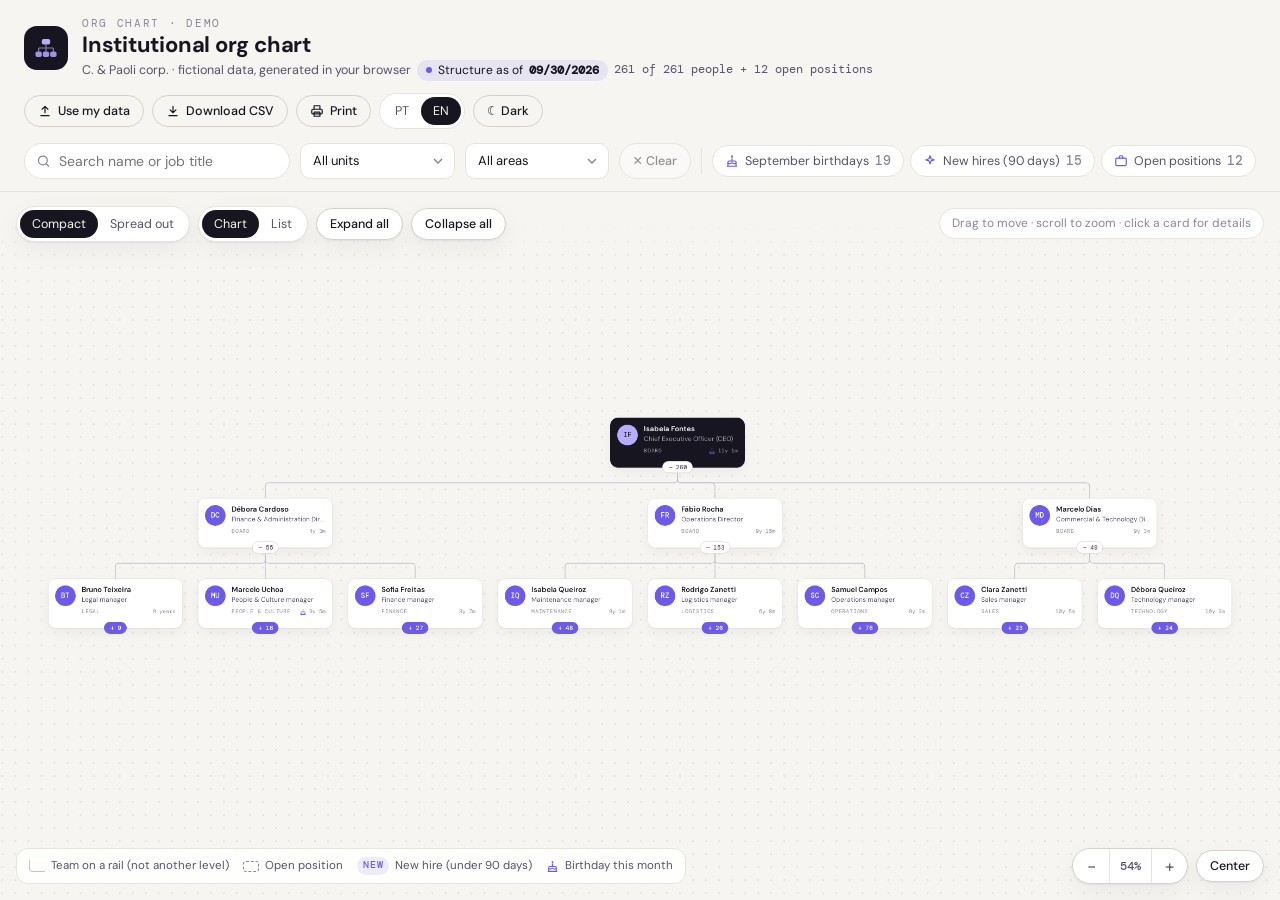
<file: index.html>
<!doctype html>
<html lang="pt-BR">
<head>
<meta charset="utf-8">
<meta name="viewport" content="width=device-width, initial-scale=1">
<title>Organograma institucional · C. &amp; Paoli corp.</title>
<meta name="description" content="Organograma interativo com dados fictícios: busca, filtros, destaques, modo compacto e espalhado, lista no celular, CSV e impressão. Em português e inglês.">
<meta name="color-scheme" content="light dark">
<link rel="icon" href="data:image/svg+xml,%3Csvg xmlns='http://www.w3.org/2000/svg' viewBox='0 0 40 40'%3E%3Crect width='40' height='40' rx='11' fill='%2317151F'/%3E%3Crect x='14' y='7' width='12' height='8' rx='2.5' fill='%23B8ACFF'/%3E%3Cpath d='M20 15v5M9.5 20h21M9.5 20v5M20 20v5M30.5 20v5' stroke='%23B8ACFF' stroke-width='1.6' fill='none' opacity='.7'/%3E%3Crect x='5' y='25' width='9' height='8' rx='2.5' fill='%23B8ACFF' opacity='.85'/%3E%3Crect x='15.5' y='25' width='9' height='8' rx='2.5' fill='%23B8ACFF' opacity='.85'/%3E%3Crect x='26' y='25' width='9' height='8' rx='2.5' fill='%23B8ACFF' opacity='.85'/%3E%3C/svg%3E">
<link rel="preconnect" href="https://fonts.googleapis.com">
<link rel="preconnect" href="https://fonts.gstatic.com" crossorigin>
<link href="https://fonts.googleapis.com/css2?family=DM+Mono:wght@400;500&family=DM+Sans:opsz,wght@9..40,400;9..40,500;9..40,600;9..40,700&display=swap" rel="stylesheet">
<link rel="stylesheet" href="css/organograma.css">
</head>
<body>
<div class="app" id="app"><p style="padding:40px;font-family:system-ui">Carregando o organograma…</p></div>
<noscript><p style="padding:40px;font-family:system-ui">Este organograma é montado no navegador: ative o JavaScript para ver.</p></noscript>
<!-- Ordem importa: empresa fictícia -> árvore -> textos -> layout -> câmera -> moldes -> tela.
     Para fixar dado próprio sem colar toda vez, ponha ANTES do app.js um script com
     window.ORGANOGRAMA_DADOS = [...] (formato no README). -->
<script src="js/dados.js"></script>
<script src="js/estrutura.js"></script>
<script src="js/i18n.js"></script>
<script src="js/layout.js"></script>
<script src="js/camera.js"></script>
<script src="js/visual.js"></script>
<script src="js/app.js"></script>
</body>
</html>
</file>
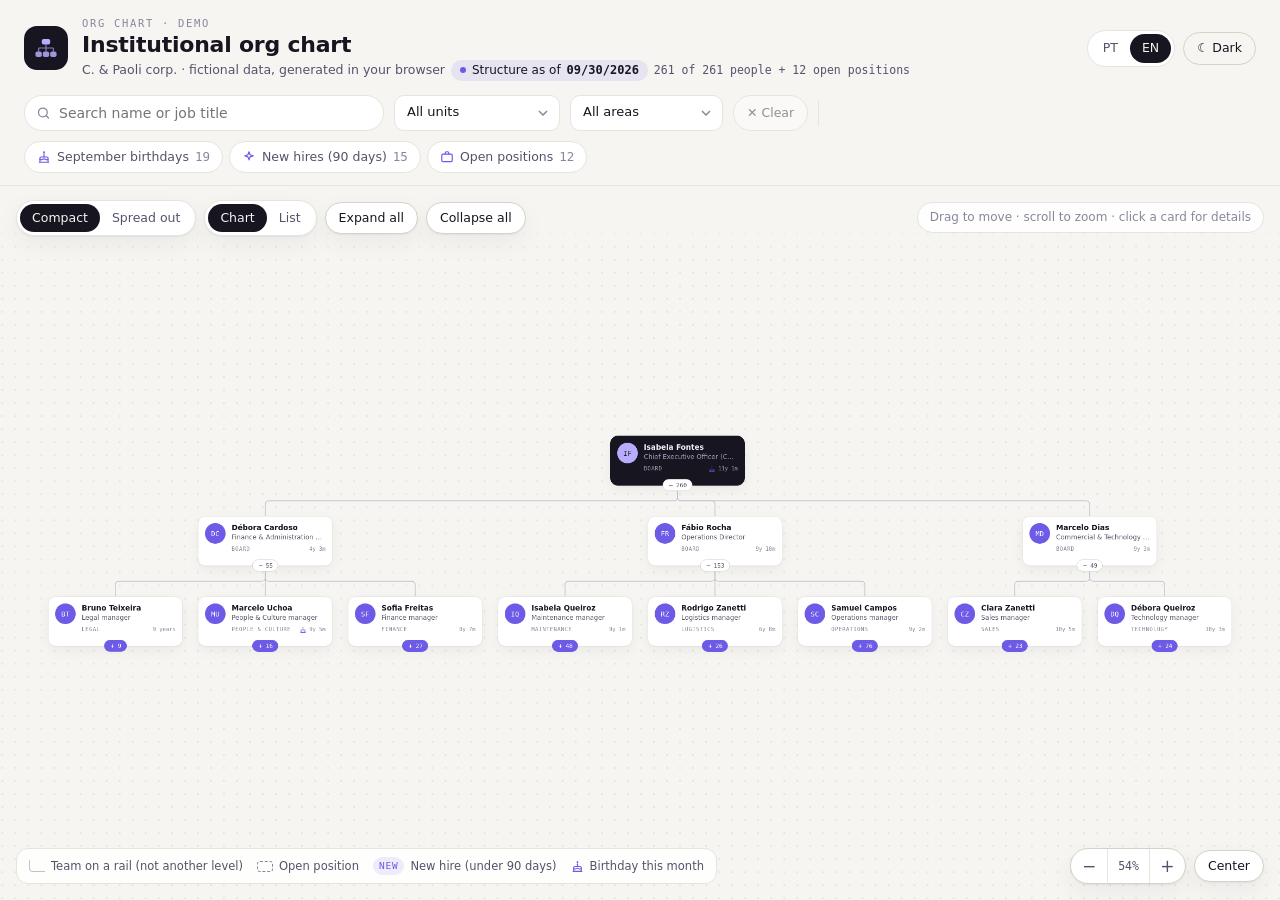
<file: powerbi/organograma_powerbi.html>
<!doctype html><html lang="pt-BR"><head><meta charset="utf-8"><meta name="viewport" content="width=device-width, initial-scale=1"><title>Organograma</title><style>:root {
  --fundo: #F6F5F2; --sup: #FFFFFF; --sup2: #FAF9F7; --borda: #E7E4DE; --borda2: #D6D2CA;
  --tx: #17151F; --tx2: #56526A; --tx3: #8A869B;
  --acc: #6D5AE6; --acc-forte: #5643D4; --acc-suave: rgba(109, 90, 230, .11); --acc-meio: rgba(109, 90, 230, .32);
  --escuro: #17151F; --escuro-tx: #F4F2FA; --escuro-tx2: #A7A2BA; --escuro-num: #B8ACFF;
  --fio: #C4BFCF; --ponto: rgba(23, 21, 31, .07);
  --sombra: 0 1px 2px rgba(23, 21, 31, .05), 0 8px 24px rgba(23, 21, 31, .05);
  --sombra-forte: 0 18px 48px rgba(23, 21, 31, .18);
  --raio: 14px;
  color-scheme: light;
}
:root[data-theme="dark"] {
  --fundo: #0E0D14; --sup: #16151F; --sup2: #1C1B27; --borda: #2A2838; --borda2: #3A374B;
  --tx: #EEECF6; --tx2: #AAA6BD; --tx3: #78748B;
  --acc: #9D8CFF; --acc-forte: #B6AAFF; --acc-suave: rgba(157, 140, 255, .15); --acc-meio: rgba(157, 140, 255, .38);
  --escuro: #08070D; --escuro-tx: #F4F2FA; --escuro-tx2: #A7A2BA; --escuro-num: #B6AAFF;
  --fio: #474359; --ponto: rgba(238, 236, 246, .06);
  --sombra: 0 1px 2px rgba(0, 0, 0, .4), 0 10px 30px rgba(0, 0, 0, .25);
  --sombra-forte: 0 18px 48px rgba(0, 0, 0, .5);
  color-scheme: dark;
}
* { box-sizing: border-box; }
[hidden] { display: none !important; }
html { -webkit-text-size-adjust: 100%; }
body {
  margin: 0; background: var(--fundo); color: var(--tx);
  font: 14px/1.45 "DM Sans", system-ui, -apple-system, "Segoe UI", sans-serif;
  -webkit-font-smoothing: antialiased;
}
.mono, .eyebrow { font-family: "DM Mono", ui-monospace, Consolas, monospace; }
button, select, input, textarea { font: inherit; color: inherit; }
button { cursor: pointer; }
:focus-visible { outline: 2px solid var(--acc); outline-offset: 2px; border-radius: 6px; }
.app { height: 100vh; height: 100dvh; display: flex; flex-direction: column; }
.topo { display: flex; justify-content: space-between; align-items: center; gap: 12px 16px; flex-wrap: wrap; padding: 16px 24px 0; }
.marca { display: flex; align-items: center; gap: 14px; min-width: 0; }
.icone { width: 44px; height: 44px; flex: none; border-radius: 13px; display: grid; place-items: center; background: var(--escuro); color: var(--escuro-num); }
.icone svg { width: 28px; height: 28px; }
.eyebrow { font-size: 10.5px; letter-spacing: .16em; color: var(--tx3); }
h1 { margin: 1px 0 0; font-size: 22px; line-height: 1.15; font-weight: 700; letter-spacing: -.01em; }
.empresa { font-size: 12.5px; color: var(--tx2); margin-top: 2px; display: flex; flex-wrap: wrap; gap: 4px 6px; align-items: center; }
.selo { display: inline-flex; align-items: center; gap: 6px; padding: 2px 9px; border-radius: 999px; background: var(--acc-suave); color: var(--tx); font-size: 12px; cursor: help; }
.selo i { width: 6px; height: 6px; border-radius: 50%; background: var(--acc); }
.acoes { display: flex; gap: 8px; align-items: center; flex-wrap: wrap; }
.seg { display: inline-flex; background: var(--sup); border: 1px solid var(--borda); border-radius: 999px; padding: 3px; }
.seg button { border: 0; background: transparent; padding: 5px 12px; border-radius: 999px; font-size: 12.5px; color: var(--tx2); white-space: nowrap; }
.seg button.ativo { background: var(--tx); color: var(--fundo); }
.botao { display: inline-flex; align-items: center; gap: 6px; border: 1px solid var(--borda2); background: var(--sup); padding: 6px 13px; border-radius: 999px; font-size: 12.5px; font-weight: 500; white-space: nowrap; }
.botao:hover:not(:disabled) { border-color: var(--acc); }
.botao:disabled { opacity: .45; cursor: default; }
.botao svg { width: 14px; height: 14px; flex: none; }
.botao.leve { background: transparent; }
.botao.forte { background: var(--acc); border-color: var(--acc); color: #fff; }
.barra { display: flex; flex-wrap: wrap; align-items: center; gap: 10px; padding: 14px 24px 12px; border-bottom: 1px solid var(--borda); }
.busca-caixa { position: relative; flex: 1 1 260px; max-width: 360px; }
.busca-caixa svg { position: absolute; left: 12px; top: 50%; width: 15px; height: 15px; transform: translateY(-50%); color: var(--tx3); pointer-events: none; }
.busca { width: 100%; height: 36px; border: 1px solid var(--borda); border-radius: 999px; padding: 0 14px 0 34px; background: var(--sup); }
.busca:focus { border-color: var(--acc); outline: none; box-shadow: 0 0 0 3px var(--acc-suave); }
.sugestoes { position: absolute; z-index: 40; top: 42px; left: 0; right: 0; min-width: 300px; margin: 0; padding: 6px; list-style: none; background: var(--sup); border: 1px solid var(--borda2); border-radius: 12px; box-shadow: var(--sombra-forte); }
.sugestoes li button { all: unset; box-sizing: border-box; display: grid; grid-template-columns: 30px minmax(0, 1fr); gap: 10px; align-items: center; width: 100%; padding: 7px 8px; border-radius: 9px; cursor: pointer; }
.sugestoes li button:hover, .sugestoes li button.ativa { background: var(--acc-suave); }
.sugestoes b { display: block; font-weight: 600; font-size: 13px; white-space: nowrap; overflow: hidden; text-overflow: ellipsis; }
.sugestoes small { display: block; color: var(--tx3); font-size: 11.5px; white-space: nowrap; overflow: hidden; text-overflow: ellipsis; }
.sugestoes mark { background: none; color: var(--acc); font-weight: 700; }
.sugestoes .nada { padding: 10px; color: var(--tx3); font-size: 13px; }
.filtro { display: flex; align-items: center; }
.filtro select { height: 36px; min-width: 0; max-width: 210px; padding: 0 30px 0 12px; border: 1px solid var(--borda); border-radius: 10px; background: var(--sup) url("data:image/svg+xml,%3Csvg xmlns='http://www.w3.org/2000/svg' width='10' height='6'%3E%3Cpath d='M1 1l4 4 4-4' fill='none' stroke='%238A869B' stroke-width='1.5'/%3E%3C/svg%3E") no-repeat right 11px center; appearance: none; font-size: 13px; }
.filtro select.ligado { border-color: var(--acc); background-color: var(--acc-suave); }
.limpar { height: 36px; }
.sep { width: 1px; height: 26px; background: var(--borda); }
.chips { display: flex; flex-wrap: wrap; gap: 6px; }
.chip { display: inline-flex; align-items: center; gap: 6px; height: 32px; padding: 0 12px; border: 1px solid var(--borda); background: var(--sup); border-radius: 999px; font-size: 12.5px; color: var(--tx2); white-space: nowrap; }
.chip b { font-family: "DM Mono", monospace; font-weight: 500; color: var(--tx3); }
.chip svg { width: 14px; height: 14px; color: var(--acc); }
.chip:hover { border-color: var(--acc); }
.chip.ativo { background: var(--acc); border-color: var(--acc); color: #fff; }
.chip.ativo b, .chip.ativo svg { color: #fff; opacity: .9; }
.conta { font-family: "DM Mono", monospace; font-size: 11.5px; color: var(--tx2); white-space: nowrap; }
.palco { position: relative; flex: 1; min-height: 0; }
.tela { position: absolute; inset: 0; overflow: hidden; cursor: grab; touch-action: none; user-select: none;
  background-color: var(--fundo); background-image: radial-gradient(circle, var(--ponto) 1.2px, transparent 1.4px); background-size: 24px 24px; }
.tela.arrastando { cursor: grabbing; }
.tela::before { content: ""; position: absolute; z-index: 3; left: 0; right: 0; top: 0; height: 64px; pointer-events: none; background: linear-gradient(var(--fundo) 45%, transparent); }
.mundo { position: absolute; left: 0; top: 0; transform-origin: 0 0; will-change: transform; }
.mundo.animando { transition: transform .38s cubic-bezier(.2, .7, .2, 1); }
.fios { position: absolute; left: 0; top: 0; overflow: visible; pointer-events: none; transition: opacity .3s ease; }
.mundo.movendo .fios { opacity: 0; transition: none; }
.fio { fill: none; stroke: var(--fio); stroke-width: 1.4; vector-effect: non-scaling-stroke; }
.fio.caminho { stroke: var(--acc); stroke-width: 2.6; }
.fio.apagado { opacity: .35; }
.cartao { position: absolute; width: 248px; height: 92px; display: grid; grid-template-columns: 38px minmax(0, 1fr); gap: 11px; align-items: start;
  padding: 12px 12px 10px; background: var(--sup); border: 1px solid var(--borda); border-radius: var(--raio); box-shadow: var(--sombra); cursor: pointer; transition: opacity .2s, box-shadow .2s, border-color .2s; }
.cartao:hover { border-color: var(--acc); }
.av { width: 38px; height: 38px; border-radius: 50%; display: grid; place-items: center; background: var(--acc-suave); color: var(--acc); font: 500 12.5px "DM Mono", monospace; letter-spacing: .02em; }
.lider .av { background: var(--acc); color: #fff; }
.c-txt { min-width: 0; display: flex; flex-direction: column; }
.c-nome { font-weight: 600; font-size: 13.5px; line-height: 1.25; white-space: nowrap; overflow: hidden; text-overflow: ellipsis; }
.c-cargo { margin-top: 2px; font-size: 12px; line-height: 1.3; color: var(--tx2); white-space: nowrap; overflow: hidden; text-overflow: ellipsis; }
.c-pe { margin-top: 7px; display: flex; align-items: center; gap: 6px; min-width: 0; font-family: "DM Mono", monospace; font-size: 10px; color: var(--tx3); }
.c-area { text-transform: uppercase; letter-spacing: .08em; white-space: nowrap; overflow: hidden; text-overflow: ellipsis; min-width: 0; }
.c-dir { margin-left: auto; flex: none; display: inline-flex; align-items: center; gap: 5px; }
.c-tempo { white-space: nowrap; }
.c-novo { font-style: normal; font-weight: 500; font-size: 9.5px; letter-spacing: .08em; padding: 2px 6px; border-radius: 999px; background: var(--acc-suave); color: var(--acc); white-space: nowrap; }
.c-aniv { display: inline-flex; color: var(--acc); }
.c-aniv svg { width: 13px; height: 13px; }
.cartao.topo { background: var(--escuro); border-color: var(--escuro); color: var(--escuro-tx); }
.cartao.topo .c-cargo { color: var(--escuro-tx2); }
.cartao.topo .c-pe { color: var(--escuro-tx2); }
.cartao.topo .av { background: var(--escuro-num); color: var(--escuro); }
.cartao.vaga { background: transparent; border: 1.5px dashed var(--borda2); box-shadow: none; }
.cartao.vaga .av { background: transparent; border: 1.5px dashed var(--tx3); color: var(--tx3); font-size: 16px; }
.cartao.vaga .c-nome { color: var(--tx2); font-weight: 500; font-style: italic; }
.cartao.contexto { opacity: .45; }
.cartao.apagado { opacity: .22; }
.cartao.realce { border-color: var(--acc); box-shadow: 0 0 0 2px var(--acc), var(--sombra); }
.cartao.caminho { border-color: var(--acc); }
.cartao.foco { border-color: var(--acc); box-shadow: 0 0 0 3px var(--acc), 0 12px 32px var(--acc-meio); animation: pulso 1.2s ease-out 1; }
@keyframes pulso { 0% { box-shadow: 0 0 0 14px var(--acc-suave), 0 12px 32px var(--acc-meio); } 100% { box-shadow: 0 0 0 3px var(--acc), 0 12px 32px var(--acc-meio); } }
.pilula { position: absolute; left: 50%; bottom: 0; transform: translate(-50%, 50%); z-index: 2; height: 22px; padding: 0 9px; display: inline-flex; align-items: center; gap: 4px;
  border: 1px solid var(--borda2); background: var(--sup); border-radius: 999px; font: 500 11px "DM Mono", monospace; color: var(--tx2); white-space: nowrap; }
.pilula:hover { border-color: var(--acc); color: var(--acc); }
.pilula svg { width: 11px; height: 11px; stroke-width: 2.6; }
.li-seta svg { width: 15px; height: 15px; }
.pilula.fechada { background: var(--acc); border-color: var(--acc); color: #fff; }
.cartao.topo .pilula { background: var(--sup); }
.flutua { position: absolute; z-index: 5; display: flex; gap: 8px; align-items: center; flex-wrap: wrap; }
.flutua.f-topo { left: 16px; top: 14px; }
.flutua.f-zoom { right: 16px; bottom: 16px; }
.com-painel .flutua.f-zoom { right: 396px; }
.flutua .seg, .flutua .botao { box-shadow: var(--sombra); }
.zoom-grupo { display: inline-flex; background: var(--sup); border: 1px solid var(--borda2); border-radius: 999px; box-shadow: var(--sombra); overflow: hidden; }
.zoom-grupo button { border: 0; background: none; width: 36px; height: 34px; font-size: 17px; color: var(--tx2); }
.zoom-grupo button + button { border-left: 1px solid var(--borda); }
.zoom-grupo button:hover { color: var(--acc); }
.zoom-grupo .zoom-pct { width: auto; padding: 0 10px; font: 500 11.5px "DM Mono", monospace; }
.legenda { position: absolute; z-index: 5; left: 16px; bottom: 16px; display: flex; flex-wrap: wrap; gap: 6px 14px; align-items: center; max-width: calc(100% - 420px); padding: 8px 12px; border-radius: 12px; background: color-mix(in srgb, var(--sup) 88%, transparent); border: 1px solid var(--borda); font-size: 11.5px; color: var(--tx2); }
.legenda span { display: inline-flex; align-items: center; gap: 6px; white-space: nowrap; }
.lg-vaga { width: 16px; height: 11px; border: 1.5px dashed var(--tx3); border-radius: 3px; }
.lg-trilho { width: 16px; height: 12px; border-left: 1.5px solid var(--fio); border-bottom: 1.5px solid var(--fio); border-bottom-left-radius: 4px; }
.lg-contexto { width: 16px; height: 11px; border: 1px solid var(--borda2); border-radius: 3px; opacity: .45; background: var(--sup); }
.legenda .c-novo { font-family: "DM Mono", monospace; }
.dica-nav { position: absolute; z-index: 4; right: 16px; top: 16px; padding: 6px 12px; border-radius: 999px; background: color-mix(in srgb, var(--sup) 90%, transparent); border: 1px solid var(--borda); font-size: 12px; color: var(--tx3); white-space: nowrap; transition: opacity .5s; pointer-events: none; }
.dica-nav.some { opacity: 0; }
.vazio { position: absolute; inset: 0; display: grid; place-items: center; color: var(--tx3); }
.lista { position: absolute; inset: 0; overflow: auto; padding: 12px 24px 40px; }
.lista-acoes { display: flex; gap: 8px; flex-wrap: wrap; margin-bottom: 10px; }
.arvore { list-style: none; margin: 0; padding: 0; max-width: 980px; }
.li { display: grid; grid-template-columns: 28px 34px minmax(0, 1fr) auto; gap: 10px; align-items: center; min-height: 54px; padding: 6px 10px 6px calc(6px + var(--nivel, 0) * 16px);
  border-bottom: 1px solid var(--borda); cursor: pointer; }
.li:hover { background: var(--sup2); }
.li .av { width: 34px; height: 34px; font-size: 11.5px; }
.li-seta { width: 28px; height: 28px; border: 0; border-radius: 8px; background: none; color: var(--tx2); font-size: 13px; }
.li-seta:hover { background: var(--acc-suave); color: var(--acc); }
.li-txt { min-width: 0; }
.li-txt b { display: block; font-weight: 600; font-size: 13.5px; white-space: nowrap; overflow: hidden; text-overflow: ellipsis; }
.li-txt small { display: block; color: var(--tx2); font-size: 12px; white-space: nowrap; overflow: hidden; text-overflow: ellipsis; }
.li-dir { display: flex; gap: 6px; align-items: center; font-family: "DM Mono", monospace; font-size: 11px; color: var(--tx3); }
.li.vaga .av { background: transparent; border: 1.5px dashed var(--tx3); color: var(--tx3); }
.li.vaga b { font-style: italic; font-weight: 500; color: var(--tx2); }
.li.contexto { opacity: .5; }
.li.apagado { opacity: .3; }
.li.realce, .li.foco { background: var(--acc-suave); }
.li.foco { box-shadow: inset 3px 0 0 var(--acc); }
.li.topo .av { background: var(--escuro); color: var(--escuro-num); }
.painel { position: absolute; z-index: 20; top: 0; right: 0; bottom: 0; width: 380px; max-width: 100%; display: flex; flex-direction: column; background: var(--sup); border-left: 1px solid var(--borda2); box-shadow: -18px 0 48px rgba(0, 0, 0, .12); animation: entra .2s ease-out; }
@keyframes entra { from { transform: translateX(24px); opacity: 0; } }
.pn-cab { display: grid; grid-template-columns: 52px minmax(0, 1fr) 34px; gap: 12px; align-items: center; padding: 18px 18px 14px; border-bottom: 1px solid var(--borda); }
.pn-cab.so-texto { grid-template-columns: minmax(0, 1fr) 34px; }
.pn-cab .av { width: 52px; height: 52px; font-size: 16px; }
.pn-cab h2 { margin: 0; font-size: 17px; line-height: 1.25; }
.pn-cab p { margin: 2px 0 0; color: var(--tx2); font-size: 13px; }
.pn-x { width: 34px; height: 34px; border-radius: 50%; border: 1px solid var(--borda); background: var(--sup2); color: var(--tx2); }
.pn-corpo { flex: 1; overflow: auto; padding: 14px 18px 22px; }
.pn-chips { display: flex; flex-wrap: wrap; gap: 6px; margin-bottom: 12px; }
.pn-chips span { font-size: 12px; padding: 3px 10px; border-radius: 999px; background: var(--acc-suave); color: var(--acc); }
.campos { display: grid; grid-template-columns: 128px minmax(0, 1fr); gap: 7px 12px; margin: 0; font-size: 13px; }
.campos dt { color: var(--tx3); font-family: "DM Mono", monospace; font-size: 10.5px; letter-spacing: .1em; text-transform: uppercase; padding-top: 2px; }
.campos dd { margin: 0; min-width: 0; overflow-wrap: anywhere; }
.campos dd small { color: var(--tx3); }
.pn-sub { margin: 18px 0 8px; font-family: "DM Mono", monospace; font-size: 10.5px; letter-spacing: .12em; text-transform: uppercase; color: var(--tx3); }
.cadeia { list-style: none; margin: 0; padding: 0; display: grid; gap: 4px; }
.cadeia li { position: relative; padding-left: 18px; }
.cadeia li::before { content: ""; position: absolute; left: 5px; top: 0; bottom: 0; border-left: 1.5px solid var(--borda2); }
.cadeia li::after { content: ""; position: absolute; left: 1px; top: 15px; width: 9px; height: 9px; border-radius: 50%; background: var(--sup); border: 1.5px solid var(--acc); }
.cadeia li:first-child::before { top: 15px; }
.cadeia li:last-child::before { bottom: calc(100% - 20px); }
.cadeia li.eu::after { background: var(--acc); }
.pessoa-btn { all: unset; box-sizing: border-box; display: grid; grid-template-columns: 30px minmax(0, 1fr) auto; gap: 10px; align-items: center; width: 100%; padding: 6px 8px; border-radius: 10px; cursor: pointer; }
.pessoa-btn:hover, .pessoa-btn:focus-visible { background: var(--acc-suave); }
.pessoa-btn .av { width: 30px; height: 30px; font-size: 10.5px; }
.pessoa-btn b { display: block; font-size: 13px; font-weight: 600; white-space: nowrap; overflow: hidden; text-overflow: ellipsis; }
.pessoa-btn small { display: block; font-size: 11.5px; color: var(--tx3); white-space: nowrap; overflow: hidden; text-overflow: ellipsis; }
.pessoa-btn .mono { font-size: 11px; color: var(--tx3); }
.pn-lista { list-style: none; margin: 0; padding: 0; display: grid; gap: 2px; }
.pn-dica { margin: 0 0 10px; font-size: 12.5px; color: var(--tx3); }
.pn-acoes { display: flex; flex-wrap: wrap; gap: 8px; margin-top: 18px; }
.modal-fundo { position: fixed; inset: 0; z-index: 80; background: rgba(8, 7, 13, .45); backdrop-filter: blur(2px); display: grid; place-items: center; padding: 16px; }
.modal { width: min(720px, 100%); max-height: calc(100dvh - 32px); overflow: auto; background: var(--sup); border: 1px solid var(--borda2); border-radius: 18px; box-shadow: var(--sombra-forte); padding: 20px 22px; }
.modal h2 { margin: 0 0 6px; font-size: 19px; }
.modal p { margin: 0 0 10px; color: var(--tx2); font-size: 13px; }
.modal code { font-family: "DM Mono", monospace; font-size: 12px; background: var(--sup2); border: 1px solid var(--borda); border-radius: 6px; padding: 1px 5px; }
.modal textarea { width: 100%; height: 200px; resize: vertical; padding: 10px 12px; border: 1px solid var(--borda2); border-radius: 12px; background: var(--sup2); font: 12px/1.5 "DM Mono", monospace; }
.modal-acoes { display: flex; flex-wrap: wrap; gap: 8px; align-items: center; margin-top: 12px; }
.modal-acoes .direita { margin-left: auto; display: flex; gap: 8px; flex-wrap: wrap; }
.retorno { margin-top: 12px; padding: 10px 12px; border-radius: 10px; font-size: 13px; }
.retorno.ok { background: var(--acc-suave); }
.retorno.erro { background: rgba(192, 57, 47, .11); color: #C0392F; }
.retorno ul { margin: 6px 0 0; padding-left: 18px; color: var(--tx2); }
.arquivo { position: relative; overflow: hidden; }
.arquivo input { position: absolute; inset: 0; opacity: 0; cursor: pointer; }
.aviso { position: fixed; z-index: 90; left: 50%; bottom: 24px; transform: translateX(-50%); max-width: calc(100vw - 32px); padding: 9px 16px; border-radius: 999px; background: var(--tx); color: var(--fundo); font-size: 13px; box-shadow: var(--sombra-forte); animation: entra .2s ease-out; }
.so-impressao { display: none; }
.com-painel .dica-nav { display: none; }
@media (max-width: 1180px) {
  .legenda, .dica-nav { display: none; }
}
@media (max-width: 720px) {
  .app { height: auto; min-height: 100vh; }
  .topo { padding: 14px 16px 0; }
  h1 { font-size: 19px; }
  .icone { width: 40px; height: 40px; }
  .barra { padding: 12px 16px; gap: 8px; }
  .busca-caixa { flex-basis: 100%; max-width: none; }
  .filtro { flex: 1 1 40%; min-width: 0; }
  .filtro select { max-width: none; width: 100%; }
  .limpar:disabled { display: none; } /* sem filtro, o botão só ocuparia uma linha inteira */
  .sep { display: none; }
  .chips { width: 100%; }
  .palco { flex: none; }
  .lista { position: static; padding: 10px 16px 40px; overflow: visible; }
  .painel { position: fixed; inset: 0; width: 100%; border-left: 0; }
  .campos { grid-template-columns: 112px minmax(0, 1fr); }
}
@media (prefers-reduced-motion: reduce) { * { transition: none !important; animation: none !important; } }
@media print {
  @page { size: landscape; margin: 10mm; }
  :root, :root[data-theme="dark"] {
    --fundo: #FFFFFF; --sup: #FFFFFF; --sup2: #FAF9F7; --borda: #D6D2CA; --borda2: #BDB8C6;
    --tx: #17151F; --tx2: #44405A; --tx3: #6E6A80; --acc: #5643D4; --acc-suave: rgba(86, 67, 212, .12);
    --fio: #9C97AA; --escuro: #17151F; --sombra: none; color-scheme: light;
  }
  body { -webkit-print-color-adjust: exact; print-color-adjust: exact; }
  .app { height: auto; }
  .acoes, .barra, .flutua, .dica-nav, .painel, .aviso, .modal-fundo, .pilula:not(.fechada) { display: none !important; }
  .topo { padding: 0 0 6px; }
  .so-impressao { display: block; font-size: 11px; color: var(--tx2); padding: 0 0 6px; }
  .palco { flex: none; height: 168mm; border: 1px solid var(--borda); border-radius: 8px; overflow: hidden; }
  .tela { background-image: none; }
  .legenda { display: flex !important; max-width: none; }
  .lista { position: static; overflow: visible; }
  .cartao { box-shadow: none; animation: none; }
}</style></head><body><div class="app" id="app"></div><script>window.MODO_POWERBI = true;</script><script>window.DADOS = (function () {
  'use strict';
  if (window.DADOS_BRUTOS && window.DADOS_DE_BRUTOS) return window.DADOS_DE_BRUTOS(window.DADOS_BRUTOS);
  function semente(a) {
    return function () {
      a |= 0; a = (a + 0x6D2B79F5) | 0;
      let t = Math.imul(a ^ (a >>> 15), 1 | a);
      t = (t + Math.imul(t ^ (t >>> 7), 61 | t)) ^ t;
      return ((t ^ (t >>> 14)) >>> 0) / 4294967296;
    };
  }
  const R = semente(20261021);
  const entre = (a, b) => a + R() * (b - a);
  const inteiro = (a, b) => Math.floor(entre(a, b + 1));
  function pesado(pesos) {
    const tot = Object.values(pesos).reduce((s, v) => s + v, 0);
    let x = R() * tot;
    for (const [k, v] of Object.entries(pesos)) { if ((x -= v) <= 0) return k; }
    return Object.keys(pesos)[0];
  }
  const dia = (a, m, d) => new Date(a, m, d);
  const somaDias = (d, n) => new Date(d.getFullYear(), d.getMonth(), d.getDate() + Math.round(n));
  const DATA_REF = dia(2026, 8, 30);          // último dia do mês fechado
  const INICIO = dia(2025, 0, 1);             // começo da série mensal
  const AREAS = {
    ops: { pt: 'Operações', en: 'Operations', peso: 34, saida: 0.021, mulheres: 0.22 },
    man: { pt: 'Manutenção', en: 'Maintenance', peso: 14, saida: 0.013, mulheres: 0.12 },
    log: { pt: 'Logística', en: 'Logistics', peso: 12, saida: 0.019, mulheres: 0.30 },
    tec: { pt: 'Tecnologia', en: 'Technology', peso: 9, saida: 0.016, mulheres: 0.33 },
    com: { pt: 'Comercial', en: 'Sales', peso: 9, saida: 0.018, mulheres: 0.50 },
    fin: { pt: 'Financeiro', en: 'Finance', peso: 7, saida: 0.008, mulheres: 0.58 },
    pes: { pt: 'Pessoas & Cultura', en: 'People & Culture', peso: 6, saida: 0.010, mulheres: 0.74 },
    jur: { pt: 'Jurídico', en: 'Legal', peso: 3, saida: 0.006, mulheres: 0.55 },
    dir: { pt: 'Diretoria', en: 'Board', peso: 1.6, saida: 0.002, mulheres: 0.34 }
  };
  const UNIDADES = {
    mat: { pt: 'Matriz', en: 'Head office' },
    fab: { pt: 'Fábrica', en: 'Plant' },
    cd: { pt: 'Centro de Distribuição', en: 'Distribution center' },
    rem: { pt: 'Remoto', en: 'Remote' }
  };
  const UNIDADE_DA_AREA = {
    ops: { fab: 90, mat: 10 }, man: { fab: 95, mat: 5 }, log: { cd: 80, fab: 20 },
    tec: { mat: 55, rem: 45 }, com: { mat: 70, rem: 30 }, fin: { mat: 85, rem: 15 },
    pes: { mat: 80, fab: 20 }, jur: { mat: 100 }, dir: { mat: 100 }
  };
  const NIVEIS = {
    apr: { pt: 'Aprendiz', en: 'Apprentice', ordem: 0 },
    est: { pt: 'Estágio', en: 'Intern', ordem: 1 },
    ope: { pt: 'Operacional', en: 'Operational', ordem: 2 },
    tcn: { pt: 'Técnico', en: 'Technician', ordem: 3 },
    ana: { pt: 'Analista', en: 'Analyst', ordem: 4 },
    esp: { pt: 'Especialista', en: 'Specialist', ordem: 5 },
    coo: { pt: 'Coordenação', en: 'Coordinator', ordem: 6, lider: true },
    ger: { pt: 'Gerência', en: 'Manager', ordem: 7, lider: true },
    dir: { pt: 'Diretoria', en: 'Director', ordem: 8, lider: true }
  };
  const NIVEL_DA_AREA = {
    ops: { apr: 10, ope: 52, tcn: 20, ana: 9, esp: 3, coo: 4 },
    man: { apr: 10, ope: 28, tcn: 43, ana: 8, esp: 6, coo: 4 },
    log: { apr: 9, ope: 52, tcn: 10, ana: 20, coo: 5 },
    tec: { est: 10, ana: 55, esp: 25, coo: 6 },
    com: { est: 8, ana: 62, esp: 18, coo: 8 },
    fin: { est: 12, ana: 60, esp: 18, coo: 8 },
    pes: { est: 12, ana: 62, esp: 14, coo: 8 },
    jur: { ana: 50, esp: 40, coo: 10 },
    dir: { dir: 100 }
  };
  const VINCULOS = {
    clt: { pt: 'CLT', en: 'CLT (employee)' },
    pj: { pt: 'PJ', en: 'Contractor' },
    est: { pt: 'Estágio', en: 'Internship' },
    apr: { pt: 'Aprendiz', en: 'Apprentice' },
    tmp: { pt: 'Temporário', en: 'Temporary' }
  };
  const RACAS = {
    parda: { pt: 'Parda', en: 'Brown', peso: 44 }, branca: { pt: 'Branca', en: 'White', peso: 38 },
    preta: { pt: 'Preta', en: 'Black', peso: 12 }, amarela: { pt: 'Amarela', en: 'Asian', peso: 2 },
    indigena: { pt: 'Indígena', en: 'Indigenous', peso: 1 }, ni: { pt: 'Não informado', en: 'Not stated', peso: 3 }
  };
  const MOTIVOS = {
    pedido: { pt: 'Pedido de demissão', en: 'Resignation' },
    demissao: { pt: 'Demissão', en: 'Dismissal' },
    fim: { pt: 'Fim de contrato', en: 'End of contract' },
    outro: { pt: 'Outros', en: 'Other' }
  };
  const NOMES_F = ['Ana', 'Beatriz', 'Camila', 'Débora', 'Elisa', 'Gabriela', 'Helena', 'Isabela', 'Júlia', 'Larissa', 'Mariana', 'Natália', 'Olívia', 'Paula', 'Renata', 'Sofia', 'Tatiana', 'Valéria', 'Yasmin', 'Luana', 'Bianca', 'Cecília', 'Priscila', 'Rafaela', 'Lívia', 'Marina', 'Clara', 'Alice', 'Lorena', 'Joana', 'Vitória', 'Bruna'];
  const NOMES_M = ['André', 'Bruno', 'Caio', 'Diego', 'Eduardo', 'Fábio', 'Gabriel', 'Henrique', 'Igor', 'João', 'Lucas', 'Marcelo', 'Nicolas', 'Otávio', 'Rafael', 'Samuel', 'Thiago', 'Vinícius', 'Wagner', 'Yuri', 'Leonardo', 'Mateus', 'Rodrigo', 'Renan', 'César', 'Murilo', 'Hugo', 'Alexandre', 'Ricardo', 'Vitor', 'Davi', 'Enzo'];
  const SOBRENOMES = ['Almeida', 'Barbosa', 'Cardoso', 'Dias', 'Esteves', 'Farias', 'Gomes', 'Honorato', 'Jardim', 'Lacerda', 'Moreira', 'Nogueira', 'Oliveira', 'Prado', 'Queiroz', 'Rocha', 'Sales', 'Teixeira', 'Uchoa', 'Vasconcelos', 'Xavier', 'Zanetti', 'Ribeiro', 'Mendes', 'Campos', 'Duarte', 'Freitas', 'Lima', 'Pires', 'Brandão', 'Correia', 'Fontes'];
  const usados = new Set();
  function nome(genero) {
    const lista = genero === 'F' ? NOMES_F : genero === 'M' ? NOMES_M : NOMES_F.concat(NOMES_M);
    for (let i = 0; i < 50; i++) {
      const n = lista[inteiro(0, lista.length - 1)] + ' ' + SOBRENOMES[inteiro(0, SOBRENOMES.length - 1)] +
        (i > 8 ? ' ' + SOBRENOMES[inteiro(0, SOBRENOMES.length - 1)] : '');
      if (!usados.has(n)) { usados.add(n); return n; }
    }
    return 'Pessoa ' + usados.size;
  }
  let seq = 0;
  function pessoa(area, admissao, nivelForcado) {
    const a = AREAS[area];
    const nivel = nivelForcado || pesado(NIVEL_DA_AREA[area]);
    const genero = R() < 0.012 ? 'N' : (R() < a.mulheres * (NIVEIS[nivel].lider ? 0.8 : 1) ? 'F' : 'M');
    let vinculo = 'clt';
    if (nivel === 'apr') vinculo = 'apr';
    else if (nivel === 'est') vinculo = 'est';
    else if ((nivel === 'esp' || nivel === 'ana') && ['tec', 'jur', 'com'].includes(area) && R() < 0.22) vinculo = 'pj';
    else if (nivel === 'ope' && ['ops', 'log'].includes(area) && R() < 0.06) vinculo = 'tmp';
    const idades = { apr: [16, 20], est: [19, 25], ope: [19, 56], tcn: [21, 55], ana: [22, 50], esp: [27, 56], coo: [29, 55], ger: [33, 56], dir: [40, 61] }[nivel];
    const idade = entre(idades[0], idades[1]);
    const prazo = { apr: [540, 720], est: [365, 720], tmp: [90, 180] }[vinculo];
    seq += 1;
    return {
      id: 'C' + String(seq).padStart(4, '0'),
      nome: nome(genero), genero, raca: pesado(Object.fromEntries(Object.entries(RACAS).map(([k, v]) => [k, v.peso]))),
      area, unidade: pesado(UNIDADE_DA_AREA[area]), nivel, vinculo,
      nascimento: somaDias(admissao, -idade * 365.25),
      admissao, fimPrevisto: prazo ? somaDias(admissao, entre(prazo[0], prazo[1])) : null,
      desligamento: null, motivo: null
    };
  }
  const pessoas = [];
  const alvoInicial = 238;
  Object.keys(AREAS).forEach(area => {
    if (area === 'dir') {
      for (let i = 0; i < 4; i++) pessoas.push(pessoa('dir', somaDias(INICIO, -entre(500, 3800)), 'dir'));
    } else {
      pessoas.push(pessoa(area, somaDias(INICIO, -entre(700, 4200)), 'ger'));
    }
  });
  while (pessoas.length < alvoInicial) {
    const area = pesado(Object.fromEntries(Object.entries(AREAS).filter(([k]) => k !== 'dir').map(([k, v]) => [k, v.peso])));
    const casa = Math.min(-Math.log(1 - R()) * 1350, 5000);
    const p = pessoa(area, somaDias(INICIO, -casa - 5));
    if (p.fimPrevisto && p.fimPrevisto < INICIO) p.fimPrevisto = somaDias(INICIO, entre(20, 300));
    pessoas.push(p);
  }
  const ativo = (p, d) => p.admissao <= d && (!p.desligamento || p.desligamento > d);
  const vagas = [];
  let seqVaga = 0;
  function novaVaga(area, unidade, nivel, abertura) {
    seqVaga += 1;
    const base = { ope: [60, 260], apr: [80, 220], est: [90, 300], tcn: [40, 140] }[nivel] || [25, 130];
    const inscritos = inteiro(base[0], base[1]);
    const triagem = Math.round(inscritos * entre(0.22, 0.36));
    const entrevistas = Math.max(2, Math.round(triagem * entre(0.22, 0.4)));
    return { id: 'V' + String(seqVaga).padStart(3, '0'), area, unidade, nivel, abertura, fechamento: null,
      status: 'aberta', etapa: 'triagem', inscritos, triagem, entrevistas, ofertas: 0, contratados: 0 };
  }
  const meses = [];
  for (let m = 0; m < 21; m++) {
    const ini = dia(2025, m, 1), fim = dia(2025, m + 1, 0);
    meses.push(fim);
    pessoas.forEach(p => {
      if (!ativo(p, ini) || p.admissao > fim) return;
      if (p.fimPrevisto && p.fimPrevisto >= ini && p.fimPrevisto <= fim) {
        if ((p.vinculo === 'apr' || p.vinculo === 'est') && R() < 0.3) { p.vinculo = 'clt'; p.nivel = p.area === 'ops' || p.area === 'log' ? 'ope' : 'ana'; p.fimPrevisto = null; return; }
        p.desligamento = p.fimPrevisto; p.motivo = 'fim'; return;
      }
      const novato = (fim - p.admissao) / 864e5 < 365 ? 1.7 : 1;
      const lider = NIVEIS[p.nivel].lider ? 0.4 : 1;
      if (R() < AREAS[p.area].saida * novato * lider) {
        p.desligamento = dia(fim.getFullYear(), fim.getMonth(), inteiro(1, fim.getDate()));
        p.motivo = pesado({ pedido: 52, demissao: 36, outro: 12 });
      }
    });
    const alvo = Math.round(238 + (262 - 238) * (m / 20) + entre(-2, 2));
    const ativos = pessoas.filter(p => ativo(p, fim)).length;
    const contratar = Math.max(0, alvo - ativos);
    const saidasMes = pessoas.filter(p => p.desligamento && p.desligamento >= ini && p.desligamento <= fim && p.area !== 'dir');
    saidasMes.sort((a, b) => (['ger', 'coo', 'apr', 'est'].includes(b.nivel) ? 1 : 0) - (['ger', 'coo', 'apr', 'est'].includes(a.nivel) ? 1 : 0));
    for (let i = 0; i < Math.max(contratar, saidasMes.filter(x => x.nivel === 'ger').length); i++) {
      const vaga = saidasMes[i] && (R() < 0.7 || ['ger', 'apr'].includes(saidasMes[i].nivel)) ? saidasMes[i] : null;
      const area = vaga ? vaga.area : pesado(Object.fromEntries(Object.entries(AREAS).filter(([k]) => k !== 'dir').map(([k, v]) => [k, v.peso])));
      const admissao = dia(fim.getFullYear(), fim.getMonth(), inteiro(1, fim.getDate()));
      const mesmoNivel = vaga && ['apr', 'est', 'coo', 'ger'].includes(vaga.nivel) ? vaga.nivel : null;
      const p = pessoa(area, admissao, mesmoNivel);
      pessoas.push(p);
      const ttf = { apr: [15, 35], est: [15, 35], ope: [14, 40], tcn: [22, 55], ana: [28, 70], esp: [40, 100], coo: [55, 115] }[p.nivel] || [30, 60];
      const v = novaVaga(area, p.unidade, p.nivel, somaDias(admissao, -entre(ttf[0], ttf[1]) - 10));
      v.fechamento = somaDias(admissao, -inteiro(7, 14));
      v.status = 'fechada'; v.etapa = 'contratado';
      v.ofertas = R() < 0.18 ? 2 : 1; v.contratados = 1; v.pessoa = p.id;
      vagas.push(v);
    }
    if (R() < 0.35) {
      const area = pesado({ ops: 3, log: 2, com: 2, tec: 2, fin: 1 });
      const v = novaVaga(area, pesado(UNIDADE_DA_AREA[area]), pesado(NIVEL_DA_AREA[area]), somaDias(ini, -inteiro(10, 60)));
      v.status = 'cancelada'; v.etapa = 'entrevistas'; v.fechamento = dia(fim.getFullYear(), fim.getMonth(), inteiro(1, 28));
      vagas.push(v);
    }
  }
  for (let i = 0; i < 12; i++) {
    const area = pesado({ ops: 4, man: 2, log: 2, tec: 2, com: 1.5, fin: 1, pes: 0.6 });
    const v = novaVaga(area, pesado(UNIDADE_DA_AREA[area]), pesado(NIVEL_DA_AREA[area]), somaDias(DATA_REF, -inteiro(6, 128)));
    v.etapa = pesado({ triagem: 4, entrevistas: 4, oferta: 2 });
    if (v.etapa === 'triagem') { v.entrevistas = 0; }
    if (v.etapa === 'oferta') v.ofertas = 1;
    vagas.push(v);
  }
  return {
    empresa: 'C. & Paoli corp.', dataRef: DATA_REF, inicio: INICIO, meses,
    areas: AREAS, unidades: UNIDADES, niveis: NIVEIS, vinculos: VINCULOS, racas: RACAS, motivos: MOTIVOS,
    pessoas, vagas, ficticio: true
  };
})();
window.ESTRUTURA = (function () {
  'use strict';
  const texto = v => (v == null ? '' : String(v)).trim();
  const semAcento = s => texto(s).normalize('NFD').replace(/\p{M}/gu, '').toLowerCase();
  const CARGOS = {
    ops: { apr: ['Jovem aprendiz de produção', 'Production apprentice'], ope: ['Operador(a) de produção', 'Production operator'], tcn: ['Técnico(a) de processo', 'Process technician'], ana: ['Analista de produção', 'Production analyst'], esp: ['Especialista de processo', 'Process specialist'], coo: ['Coordenador(a) de produção', 'Production coordinator'], ger: ['Gerente de Operações', 'Operations manager'] },
    man: { apr: ['Jovem aprendiz de manutenção', 'Maintenance apprentice'], ope: ['Mecânico(a) de manutenção', 'Maintenance mechanic'], tcn: ['Técnico(a) de manutenção', 'Maintenance technician'], ana: ['Analista de planejamento', 'Maintenance planner'], esp: ['Especialista em confiabilidade', 'Reliability specialist'], coo: ['Coordenador(a) de manutenção', 'Maintenance coordinator'], ger: ['Gerente de Manutenção', 'Maintenance manager'] },
    log: { apr: ['Jovem aprendiz de logística', 'Logistics apprentice'], ope: ['Operador(a) logístico(a)', 'Warehouse operator'], tcn: ['Técnico(a) de logística', 'Logistics technician'], ana: ['Analista de logística', 'Logistics analyst'], esp: ['Especialista em cadeia de suprimentos', 'Supply chain specialist'], coo: ['Coordenador(a) de logística', 'Logistics coordinator'], ger: ['Gerente de Logística', 'Logistics manager'] },
    tec: { est: ['Estagiário(a) de tecnologia', 'Technology intern'], tcn: ['Técnico(a) de suporte', 'Support technician'], ana: ['Analista de sistemas', 'Systems analyst'], esp: ['Especialista em dados', 'Data specialist'], coo: ['Coordenador(a) de tecnologia', 'Technology coordinator'], ger: ['Gerente de Tecnologia', 'Technology manager'] },
    com: { est: ['Estagiário(a) comercial', 'Sales intern'], ana: ['Analista comercial', 'Sales analyst'], esp: ['Especialista de contas', 'Key account specialist'], coo: ['Coordenador(a) comercial', 'Sales coordinator'], ger: ['Gerente Comercial', 'Sales manager'] },
    fin: { est: ['Estagiário(a) de finanças', 'Finance intern'], ana: ['Analista financeiro(a)', 'Financial analyst'], esp: ['Especialista em controladoria', 'Controlling specialist'], coo: ['Coordenador(a) financeiro(a)', 'Finance coordinator'], ger: ['Gerente Financeiro(a)', 'Finance manager'] },
    pes: { est: ['Estagiário(a) de RH', 'HR intern'], ana: ['Analista de Pessoas', 'People analyst'], esp: ['Especialista em desenvolvimento', 'Learning specialist'], coo: ['Coordenador(a) de Pessoas', 'People coordinator'], ger: ['Gerente de Pessoas & Cultura', 'People & Culture manager'] },
    jur: { ana: ['Analista jurídico(a)', 'Legal analyst'], esp: ['Advogado(a) especialista', 'Specialist lawyer'], coo: ['Coordenador(a) jurídico(a)', 'Legal coordinator'], ger: ['Gerente Jurídico(a)', 'Legal manager'] }
  };
  const DIRETORIAS = [
    { areas: ['ops', 'man', 'log'], cargo: ['Diretor(a) de Operações', 'Operations Director'] },
    { areas: ['com', 'tec'], cargo: ['Diretor(a) Comercial e de Tecnologia', 'Commercial & Technology Director'] },
    { areas: ['fin', 'pes', 'jur'], cargo: ['Diretor(a) Administrativo(a)-Financeiro(a)', 'Finance & Administration Director'] }
  ];
  const CARGO_CEO = ['Diretor(a)-presidente (CEO)', 'Chief Executive Officer (CEO)'];
  const CARGO_DIRETOR_EXTRA = ['Diretor(a) executivo(a)', 'Executive Director'];
  function flexionar(t, genero) {
    if (genero === 'M') return t.replace(/\(a\)/g, '');
    if (genero === 'F') return t.replace(/o\(a\)/g, 'a').replace(/\(a\)/g, 'a');
    return t;
  }
  function cargoDe(par, genero) { return { pt: flexionar(par[0], genero), en: par[1] }; }
  function emailFicticio(nome, usados) {
    const partes = semAcento(nome).replace(/[^a-z ]/g, '').split(/\s+/).filter(Boolean);
    const base = partes[0] + '.' + partes[partes.length - 1];
    let e = base, n = 2;
    while (usados.has(e)) e = base + (n++);
    usados.add(e);
    return e + '@cpaoli.example';
  }
  function daFicticia(D) {
    const ref = D.dataRef;
    const ativo = p => p.admissao <= ref && (!p.desligamento || p.desligamento > ref);
    const porAntiguidade = (a, b) => (a.admissao - b.admissao) || (a.id < b.id ? -1 : 1);
    const ativos = D.pessoas.filter(ativo).sort((a, b) => (a.id < b.id ? -1 : 1));
    const emails = new Set();
    const no = {};
    ativos.forEach(p => {
      const par = (CARGOS[p.area] || {})[p.nivel];
      no[p.id] = {
        id: p.id, tipo: 'pessoa', nome: p.nome, genero: p.genero,
        cargo: par ? cargoDe(par, p.genero) : { pt: D.niveis[p.nivel].pt, en: D.niveis[p.nivel].en },
        area: p.area, unidade: p.unidade, nivel: p.nivel, nivelOrdem: D.niveis[p.nivel].ordem,
        gestor: null, admissao: p.admissao,
        aniversario: { d: p.nascimento.getDate(), m: p.nascimento.getMonth() + 1 },
        email: emailFicticio(p.nome, emails), codigo: ''
      };
    });
    const diretoria = ativos.filter(p => p.nivel === 'dir').sort(porAntiguidade);
    const ceo = diretoria[0];
    no[ceo.id].cargo = cargoDe(CARGO_CEO, ceo.genero);
    const diretorDaArea = {};
    diretoria.slice(1).forEach((p, i) => {
      no[p.id].gestor = ceo.id;
      const dir = DIRETORIAS[i];
      no[p.id].cargo = cargoDe(dir ? dir.cargo : CARGO_DIRETOR_EXTRA, p.genero);
      if (dir) dir.areas.forEach(a => { diretorDaArea[a] = p.id; });
    });
    const chefeDaArea = {}, coordenadores = {}, tamanho = {};
    Object.keys(D.areas).filter(a => a !== 'dir').forEach(area => {
      const acima = diretorDaArea[area] || ceo.id; // diretoria vaga: a área sobe para o topo
      const gerentes = ativos.filter(p => p.area === area && p.nivel === 'ger').sort(porAntiguidade);
      gerentes.forEach((g, i) => { no[g.id].gestor = i === 0 ? acima : gerentes[0].id; });
      chefeDaArea[area] = gerentes.length ? gerentes[0].id : acima;
      coordenadores[area] = ativos.filter(p => p.area === area && p.nivel === 'coo').sort(porAntiguidade);
      coordenadores[area].forEach(c => { no[c.id].gestor = chefeDaArea[area]; tamanho[c.id] = 0; });
    });
    function liderDaEquipe(area, unidade) {
      const todos = coordenadores[area] || [];
      if (!todos.length) return chefeDaArea[area];
      const mesmos = todos.filter(c => c.unidade === unidade);
      const opcoes = mesmos.length ? mesmos : todos;
      return opcoes.reduce((m, c) => (tamanho[c.id] < tamanho[m.id] ? c : m), opcoes[0]).id;
    }
    ativos.filter(p => !D.niveis[p.nivel].lider).forEach(p => {
      const l = liderDaEquipe(p.area, p.unidade);
      no[p.id].gestor = l;
      if (l in tamanho) tamanho[l] += 1;
    });
    const vagas = D.vagas.filter(v => v.status === 'aberta').map(v => {
      const par = (CARGOS[v.area] || {})[v.nivel];
      const gestor = v.nivel === 'ger' ? (diretorDaArea[v.area] || ceo.id)
        : v.nivel === 'coo' ? chefeDaArea[v.area] : liderDaEquipe(v.area, v.unidade);
      return {
        id: v.id, tipo: 'vaga', nome: '', cargo: par ? cargoDe(par, 'N') : { pt: D.niveis[v.nivel].pt, en: D.niveis[v.nivel].en },
        area: v.area, unidade: v.unidade, nivel: v.nivel, nivelOrdem: D.niveis[v.nivel].ordem,
        gestor, abertura: v.abertura, etapa: v.etapa, codigo: ''
      };
    });
    const org = {
      empresa: D.empresa, dataRef: ref, ficticio: true, avisos: [],
      areas: D.areas, unidades: D.unidades, niveis: D.niveis,
      nos: Object.values(no).concat(vagas)
    };
    indexar(org);
    codigosDeEstrutura(org);
    return org;
  }
  function codigosDeEstrutura(org) {
    function visitar(n, codigo) {
      n.codigo = codigo;
      let k = 0;
      (org.filhos.get(n.id) || []).forEach(f => {
        const lidera = (org.filhos.get(f.id) || []).length > 0 || ['dir', 'ger', 'coo'].includes(f.nivel);
        visitar(f, lidera ? codigo + '.' + String(++k).padStart(2, '0') : codigo);
      });
    }
    org.raizes.forEach((r, i) => visitar(r, 'CP.' + String(i + 1).padStart(2, '0')));
  }
  function indexar(org) {
    org.porId = new Map(org.nos.map(n => [n.id, n]));
    org.filhos = new Map();
    org.raizes = [];
    org.nos.forEach(n => {
      if (n.gestor && org.porId.has(n.gestor)) {
        if (!org.filhos.has(n.gestor)) org.filhos.set(n.gestor, []);
        org.filhos.get(n.gestor).push(n);
      } else org.raizes.push(n);
    });
    const ordem = (a, b) => (a.tipo === b.tipo ? 0 : a.tipo === 'pessoa' ? -1 : 1) ||
      ((b.nivelOrdem || 0) - (a.nivelOrdem || 0)) ||
      (a.nome || '').localeCompare(b.nome || '', 'pt') || (a.id < b.id ? -1 : 1);
    org.filhos.forEach(l => l.sort(ordem));
    org.raizes.sort(ordem);
    return org;
  }
  const APELIDOS = {
    id: ['id', 'matricula', 'chapa', 'registro', 'employee_id'],
    nome: ['nome', 'name', 'colaborador', 'funcionario', 'employee'],
    cargo: ['cargo', 'funcao', 'title', 'job_title', 'position', 'role'],
    area: ['area', 'departamento', 'department', 'setor', 'secao'],
    unidade: ['unidade', 'unit', 'site', 'local', 'filial', 'location'],
    gestor_id: ['gestor_id', 'id_gestor', 'gestor', 'manager_id', 'manager', 'reports_to', 'parent', 'superior'],
    nivel: ['nivel', 'level', 'senioridade'],
    nivel_ordem: ['nivel_ordem', 'level_order'],
    admissao: ['admissao', 'data_admissao', 'hire_date', 'start_date'],
    aniversario: ['aniversario', 'nascimento', 'data_nascimento', 'birthday', 'birth_date'],
    email: ['email', 'e_mail', 'mail'],
    codigo_estrutura: ['codigo_estrutura', 'estrutura', 'structure_code', 'codigo'],
    tipo: ['tipo', 'type', 'vaga', 'vacancy'],
    abertura: ['abertura', 'aberta_em', 'opened_on'],
    etapa: ['etapa', 'stage']
  };
  const chave = k => semAcento(k).replace(/[^a-z0-9]+/g, '_').replace(/^_+|_+$/g, '');
  function data(v) {
    const s = texto(v);
    let m = /^(\d{4})-(\d{1,2})-(\d{1,2})/.exec(s);
    if (m) return new Date(+m[1], +m[2] - 1, +m[3]);
    m = /^(\d{1,2})\/(\d{1,2})\/(\d{4})/.exec(s);
    return m ? new Date(+m[3], +m[2] - 1, +m[1]) : null;
  }
  function aniversario(v) {
    const d = data(v);
    if (d) return { d: d.getDate(), m: d.getMonth() + 1 };
    const m = /^(\d{1,2})\/(\d{1,2})$/.exec(texto(v));
    return m && +m[2] >= 1 && +m[2] <= 12 && +m[1] >= 1 && +m[1] <= 31 ? { d: +m[1], m: +m[2] } : null;
  }
  function lerCsv(t) {
    const primeira = t.split(/\r?\n/, 1)[0];
    const sep = [';', ',', '\t'].map(s => [s, primeira.split(s).length]).sort((a, b) => b[1] - a[1])[0][0];
    const linhas = [];
    let campo = '', linha = [], aspas = false;
    for (let i = 0; i < t.length; i++) {
      const c = t[i];
      if (aspas) {
        if (c === '"' && t[i + 1] === '"') { campo += '"'; i++; } else if (c === '"') aspas = false; else campo += c;
      } else if (c === '"') aspas = true;
      else if (c === sep) { linha.push(campo); campo = ''; }
      else if (c === '\n' || c === '\r') {
        if (c === '\r' && t[i + 1] === '\n') i++;
        linha.push(campo); linhas.push(linha); campo = ''; linha = [];
      } else campo += c;
    }
    linha.push(campo); linhas.push(linha);
    const cab = linhas.shift().map(chave);
    return linhas.filter(l => l.some(v => texto(v) !== ''))
      .map(l => Object.fromEntries(cab.map((k, i) => [k, texto(l[i])])));
  }
  function lerTexto(t) {
    const s = String(t || '').trim(); // trim() também tira o BOM que o Excel põe no começo
    if (!s) throw new Error('vazio');
    if (s[0] === '[' || s[0] === '{') {
      const j = JSON.parse(s);
      const lista = Array.isArray(j) ? j : (j.pessoas || j.linhas || []);
      return { linhas: lista, empresa: Array.isArray(j) ? '' : texto(j.empresa), dataRef: Array.isArray(j) ? '' : texto(j.dataRef) };
    }
    return { linhas: lerCsv(s), empresa: '', dataRef: '' };
  }
  const ETAPA_EN = { screening: 'triagem', interview: 'entrevistas', interviews: 'entrevistas', offer: 'oferta' };
  const ORDEM_NOMES = [['aprendiz', 0], ['estag', 1], ['operac', 2], ['tecnic', 3], ['analist', 4], ['especial', 5], ['coord', 6], ['supervis', 6], ['gerent', 7], ['gerenc', 7], ['head', 7], ['diret', 8], ['presid', 9], ['ceo', 9]];
  function deLinhas(entrada) {
    const avisos = [];
    const campos = linha => {
      const l = {};
      Object.keys(linha || {}).forEach(k => { l[chave(k)] = linha[k]; });
      const out = {};
      Object.keys(APELIDOS).forEach(c => {
        const achado = APELIDOS[c].find(a => texto(l[a]) !== '');
        out[c] = achado ? texto(l[achado]) : '';
      });
      return out;
    };
    const linhas = (entrada.linhas || []).map(campos);
    const cad = prefixo => {
      const out = {}, cod = {};
      return {
        out, codigo(t) {
          const v = texto(t) || '-';
          if (!cod[v]) { cod[v] = prefixo + (Object.keys(out).length + 1); out[cod[v]] = { pt: v, en: v }; }
          return cod[v];
        }
      };
    };
    const areas = cad('a'), unidades = cad('u'), niveis = cad('n');
    const nos = [], vistos = new Set();
    linhas.forEach((l, i) => {
      let id = l.id || 'L' + (i + 2);
      if (vistos.has(id)) { avisos.push({ tipo: 'id_repetido', id }); return; }
      vistos.add(id);
      const vaga = /^(vag|vac|s$|sim$|y$|yes$|true$|1$)/.test(semAcento(l.tipo)) || !l.nome;
      const nomeNivel = semAcento(l.nivel || l.cargo);
      const achado = ORDEM_NOMES.find(([k]) => nomeNivel.includes(k));
      const ordem = l.nivel_ordem !== '' && isFinite(+l.nivel_ordem) ? +l.nivel_ordem : (achado ? achado[1] : 4);
      const nivel = l.nivel ? niveis.codigo(l.nivel) : '';
      if (nivel) niveis.out[nivel].ordem = ordem;
      nos.push({
        id, tipo: vaga ? 'vaga' : 'pessoa', nome: vaga ? '' : l.nome, cargo: l.cargo,
        area: areas.codigo(l.area), unidade: unidades.codigo(l.unidade), nivel, nivelOrdem: ordem,
        gestor: l.gestor_id || null, admissao: data(l.admissao), aniversario: aniversario(l.aniversario),
        email: l.email, codigo: l.codigo_estrutura, abertura: data(l.abertura), etapa: ETAPA_EN[semAcento(l.etapa)] || semAcento(l.etapa)
      });
    });
    const porId = new Map(nos.map(n => [n.id, n]));
    const porNome = new Map();
    nos.forEach(n => { if (n.nome) porNome.set(semAcento(n.nome), porNome.has(semAcento(n.nome)) ? null : n.id); });
    nos.forEach(n => {
      if (!n.gestor || n.gestor === n.id) { n.gestor = null; return; }
      if (porId.has(n.gestor)) return;
      const pn = porNome.get(semAcento(n.gestor));
      if (pn && pn !== n.id) { n.gestor = pn; return; }
      avisos.push({ tipo: 'gestor_inexistente', id: n.id, gestor: n.gestor });
      n.gestor = null;
    });
    nos.forEach(n => {
      const vistosCadeia = new Set([n.id]);
      let atual = n;
      while (atual.gestor) {
        if (vistosCadeia.has(atual.gestor)) { avisos.push({ tipo: 'ciclo', id: atual.id }); atual.gestor = null; break; }
        vistosCadeia.add(atual.gestor);
        atual = porId.get(atual.gestor);
      }
    });
    const hoje = new Date();
    const org = {
      empresa: texto(entrada.empresa), dataRef: data(entrada.dataRef) || new Date(hoje.getFullYear(), hoje.getMonth(), hoje.getDate()),
      ficticio: false, avisos, areas: areas.out, unidades: unidades.out, niveis: niveis.out, nos
    };
    return indexar(org);
  }
  const COLUNAS = {
    pt: ['id', 'nome', 'cargo', 'area', 'unidade', 'gestor_id', 'gestor_nome', 'nivel', 'admissao', 'aniversario', 'email', 'codigo_estrutura', 'tipo', 'abertura', 'etapa'],
    en: ['id', 'name', 'title', 'department', 'unit', 'manager_id', 'manager_name', 'level', 'hire_date', 'birthday', 'email', 'structure_code', 'type', 'opened_on', 'stage']
  };
  const VALORES_EN = { pessoa: 'person', vaga: 'vacancy', triagem: 'screening', entrevistas: 'interviews', oferta: 'offer' };
  const iso = d => d ? d.getFullYear() + '-' + String(d.getMonth() + 1).padStart(2, '0') + '-' + String(d.getDate()).padStart(2, '0') : '';
  const celula = v => { const s = texto(v); return /[;"\r\n]/.test(s) ? '"' + s.replace(/"/g, '""') + '"' : s; };
  function paraCsv(org, nos, nome, lang) {
    const en = lang === 'en', valor = v => (en && VALORES_EN[v]) || v || '';
    const linhas = nos.map(n => {
      const g = n.gestor ? org.porId.get(n.gestor) : null;
      const a = n.aniversario ? String(n.aniversario.d).padStart(2, '0') + '/' + String(n.aniversario.m).padStart(2, '0') : '';
      return [n.id, n.nome, nome(n.cargo), nome(org.areas[n.area]), nome(org.unidades[n.unidade]), n.gestor || '', g ? (g.nome || nome(g.cargo)) : '',
        n.nivel && org.niveis[n.nivel] ? nome(org.niveis[n.nivel]) : '', iso(n.admissao), a, n.email || '', n.codigo || '', valor(n.tipo),
        iso(n.abertura), valor(n.etapa)].map(celula).join(';');
    });
    return String.fromCharCode(0xFEFF) + [COLUNAS[en ? 'en' : 'pt'].join(';')].concat(linhas).join('\r\n') + '\r\n';
  }
  return { daFicticia, deLinhas, lerTexto, paraCsv, indexar, COLUNAS, flexionar };
})();
window.I18N = (function () {
  'use strict';
  const D = {
    eyebrow: ['ORGANOGRAMA · DEMONSTRAÇÃO', 'ORG CHART · DEMO'], eyebrow_real: ['ORGANOGRAMA', 'ORG CHART'],
    idioma: ['Idioma', 'Language'],
    t_modo_igual: ['Nada muda aqui: os dois modos só diferem nas equipes abertas. Abra um ramo (+) para ver.', 'Nothing changes here: the two modes only differ on open teams. Open a branch (+) to see it.'],
    zoom_100: ['Voltar para 100%', 'Back to 100%'],
    arq_csv: ['organograma', 'org-chart'], arq_modelo: ['organograma-modelo', 'org-chart-template'],
    titulo: ['Organograma institucional', 'Institutional org chart'],
    ficticio: ['dados fictícios, gerados no seu navegador', 'fictional data, generated in your browser'],
    proprio: ['seus dados, só neste navegador', 'your data, this browser only'],
    fonte_pbi: ['dados do relatório', 'report data'],
    numeros_de: ['Estrutura de', 'Structure as of'],
    dica_data: ['Quem está ativo nesta data entra no desenho. A empresa é sorteada com semente fixa: mesmo resultado em toda visita.', 'Everyone active on this date is drawn. The company is generated with a fixed seed: same result on every visit.'],
    tema_claro: ['Claro', 'Light'], tema_escuro: ['Escuro', 'Dark'],
    busca: ['Buscar nome ou cargo', 'Search name or job title'],
    sem_resultado: ['Nada encontrado', 'Nothing found'],
    f_unidade: ['Unidade', 'Unit'], f_area: ['Área', 'Area'],
    todas_unidade: ['Todas as unidades', 'All units'], todas_area: ['Todas as áreas', 'All areas'],
    limpar: ['Limpar', 'Clear'],
    destaques: ['Destaques', 'Highlights'],
    d_aniv: ['Aniversariantes de {mes}', '{mes} birthdays'], d_novatos: ['Novatos (90 dias)', 'New hires (90 days)'], d_vagas: ['Vagas abertas', 'Open positions'],
    compacto: ['Compacto', 'Compact'], espalhado: ['Espalhado', 'Spread out'],
    dica_compacto: ['Equipes em colunas, ligadas por um trilho: é só para caber na tela, não é mais um nível', 'Teams in columns on a rail: it only saves space, it is not another level'],
    dica_espalhado: ['Todo mundo lado a lado, como o organograma clássico', 'Everyone side by side, like the classic org chart'],
    desenho: ['Desenho', 'Chart'], lista: ['Lista', 'List'],
    expandir_tudo: ['Expandir tudo', 'Expand all'], recolher_tudo: ['Recolher tudo', 'Collapse all'],
    centralizar: ['Centralizar', 'Center'], ver_tudo: ['Ver tudo', 'Fit all'],
    zoom_mais: ['Aproximar', 'Zoom in'], zoom_menos: ['Afastar', 'Zoom out'],
    baixar_csv: ['Baixar CSV', 'Download CSV'], imprimir: ['Imprimir', 'Print'], meus_dados: ['Usar meus dados', 'Use my data'],
    mostrando: ['{n} de {t} pessoas', '{n} of {t} people'],
    mais_vagas: ['+ {n} vagas', '+ {n} open positions'], mais_vaga: ['+ 1 vaga', '+ 1 open position'],
    navegar: ['Arraste para mover · roda do mouse para zoom · clique num cartão para ver detalhes', 'Drag to move · scroll to zoom · click a card for details'],
    vaga: ['Vaga aberta', 'Open position'], vaga_ha: ['aberta há {n} dias', 'open for {n} days'],
    novo: ['Novo', 'New'], aniv_chip: ['Aniversário {d}', 'Birthday {d}'],
    t_anos_meses: ['{a}a {m}m', '{a}y {m}m'], t_anos: ['{a} anos', '{a} years'], t_ano: ['1 ano', '1 year'],
    t_meses: ['{m} meses', '{m} months'], t_mes: ['1 mês', '1 month'], t_dias: ['{d} dias', '{d} days'],
    no_ramo: ['{n} no ramo', '{n} in branch'], abrir_ramo: ['Expandir ramo', 'Expand branch'], fechar_ramo: ['Recolher ramo', 'Collapse branch'],
    p_area: ['Área', 'Area'], p_unidade: ['Unidade', 'Unit'], p_nivel: ['Nível', 'Level'],
    p_tempo: ['Tempo de casa', 'Tenure'], p_desde: ['desde {d}', 'since {d}'], p_aniv: ['Aniversário', 'Birthday'],
    p_email: ['E-mail', 'E-mail'], p_email_fic: ['fictício', 'fictional'], p_codigo: ['Código da estrutura', 'Structure code'], p_id: ['ID', 'ID'],
    p_gestor: ['Responde a', 'Reports to'], p_topo: ['Topo da estrutura', 'Top of the structure'],
    p_diretos: ['Equipe direta', 'Direct reports'], p_ramo: ['Pessoas no ramo', 'People in branch'],
    p_cadeia: ['Cadeia até o topo', 'Chain to the top'], p_ver: ['Mostrar no desenho', 'Show on chart'], p_ver_lista: ['Mostrar na lista', 'Show in list'], p_ver_ramo: ['Ver o ramo inteiro', 'View whole branch'],
    p_aberta: ['Aberta em', 'Opened on'], p_etapa: ['Etapa', 'Stage'], p_dias: ['Dias em aberto', 'Days open'],
    etapa_triagem: ['Triagem', 'Screening'], etapa_entrevistas: ['Entrevistas', 'Interviews'], etapa_oferta: ['Oferta', 'Offer'],
    fechar: ['Fechar', 'Close'], hoje: ['hoje', 'today'],
    l_vazio: ['Ninguém nesta lista com os filtros atuais.', 'No one in this list with the current filters.'],
    l_dica: ['Clique num nome para ir até o cartão.', 'Click a name to go to the card.'],
    imp_titulo: ['Usar seus dados', 'Use your own data'],
    imp_texto: ['Cole um CSV (com cabeçalho) ou um JSON, ou escolha um arquivo. Nada sai do seu navegador e nada fica salvo: ao recarregar a página, volta a empresa fictícia.', 'Paste a CSV (with a header row) or JSON, or choose a file. Nothing leaves your browser and nothing is saved: reloading the page brings the fictional company back.'],
    imp_colunas: ['Obrigatórias: id, nome, cargo, gestor_id (vazio no topo). Opcionais: area, unidade, nivel, admissao (AAAA-MM-DD), aniversario (DD/MM), email, codigo_estrutura, tipo (pessoa ou vaga). Os nomes em inglês também valem.', 'Required: id, name, title, manager_id (empty at the top). Optional: department, unit, level, hire_date (YYYY-MM-DD), birthday (DD/MM), email, structure_code, type (person or vacancy). Portuguese column names also work.'],
    imp_exemplo: ['id;nome;cargo;area;unidade;gestor_id\n1;Nome da Pessoa;Diretora-presidente;Diretoria;Matriz;\n2;Outra Pessoa;Gerente Financeira;Financeiro;Matriz;1', 'id;name;title;department;unit;manager_id\n1;Person Name;Chief Executive Officer;Board;Head office;\n2;Another Person;Finance Manager;Finance;Head office;1'],
    imp_arquivo: ['Escolher arquivo', 'Choose file'], imp_modelo: ['Baixar modelo em CSV', 'Download CSV template'],
    imp_carregar: ['Carregar', 'Load'], imp_voltar: ['Voltar para a empresa fictícia', 'Back to the fictional company'],
    imp_ok: ['{n} linhas carregadas.', '{n} rows loaded.'], imp_erro: ['Não consegui ler o texto: {e}', 'Could not read the text: {e}'],
    imp_vazio: ['Cole o texto ou escolha um arquivo primeiro.', 'Paste the text or choose a file first.'],
    av_id_repetido: ['id {id} repetido: ficou a primeira linha', 'id {id} repeated: the first row was kept'],
    av_gestor_inexistente: ['gestor_id "{gestor}" (de {id}) não existe: {id} virou topo', 'gestor_id "{gestor}" (of {id}) does not exist: {id} became a top node'],
    av_ciclo: ['ciclo na cadeia de {id}: o elo foi cortado', 'cycle in the chain of {id}: the link was cut'],
    avisos: ['Avisos', 'Warnings'],
    t_filtros_limpos: ['Filtros limpos para mostrar {nome}', 'Filters cleared to show {nome}'],
    t_csv: ['CSV com {n} linhas baixado', 'CSV with {n} rows downloaded'],
    leg_vaga: ['Vaga aberta', 'Open position'], leg_novo: ['Novato (menos de 90 dias)', 'New hire (under 90 days)'],
    leg_aniv: ['Aniversário no mês', 'Birthday this month'], leg_equipe: ['Equipe no trilho (não é outro nível)', 'Team on a rail (not another level)'], leg_contexto: ['Fora do filtro: só liga ao topo', 'Outside the filter: only links to the top'],
    filtros_ativos: ['Filtros', 'Filters'], impresso_em: ['Impresso em {d}', 'Printed on {d}'],
    portfolio: ['Portfólio', 'Portfolio'],
    sem_dados: ['Nenhuma pessoa para desenhar.', 'No one to draw.']
  };
  const api = {
    lang: 'pt',
    T(chave, vars) {
      const par = D[chave];
      let s = par ? par[api.lang === 'en' ? 1 : 0] : '[' + chave + ']';
      if (vars) Object.keys(vars).forEach(k => { s = s.split('{' + k + '}').join(vars[k]); });
      return s;
    },
    nome(x) { return x == null ? '' : typeof x === 'string' ? x : (x[api.lang] || x.pt || ''); },
    locale() { return api.lang === 'en' ? 'en-US' : 'pt-BR'; }
  };
  return api;
})();
window.LAYOUT = (function () {
  'use strict';
  const C = {
    W: 248, H: 92,
    GX: 28,           // entre ramos irmãos
    GY: 56,           // do pé do cartão até a linha dos filhos
    TRILHO: 16,       // distância do trilho até a borda esquerda da coluna
    RECUO: 40,        // onde começa o cartão pendurado (o trilho fica no recuo)
    LINHA: 12,        // entre cartões pendurados
    COLUNA: 24,       // entre colunas penduradas
    PENDURA: 24,      // do pé do líder até o começo das colunas
    TOPO: 12,         // folga entre a barra que une as colunas e o primeiro cartão
    LINHAS_MAX: 10,   // cartões por coluna antes de abrir outra coluna
    QUEBRA: 6,        // ramos por linha antes de quebrar em mais linhas (compacto)
    MISTO_MIN: 3,     // líder com equipe E sublíderes: a equipe vira coluna a partir de 3
    RAIO: 7           // curva das quinas dos fios
  };
  function calcular(op) {
    const caixas = new Map();
    const compacto = op.modo === 'compacto';
    function colunas(folhas) {
      const k = Math.ceil(folhas.length / C.LINHAS_MAX);
      const porColuna = Math.ceil(folhas.length / k);
      const cols = [];
      for (let i = 0; i < folhas.length; i += porColuna) cols.push(folhas.slice(i, i + porColuna));
      return cols;
    }
    function bloco(folhas) {
      const cols = colunas(folhas);
      const maior = Math.max(...cols.map(c => c.length));
      return {
        tipo: 'bloco', cols,
        w: cols.length * (C.RECUO + C.W) + (cols.length - 1) * C.COLUNA,
        h: C.TOPO + maior * C.H + (maior - 1) * C.LINHA,
        ax: C.TRILHO
      };
    }
    function item(no) { const c = medir(no); return { tipo: 'no', no, w: c.w, h: c.h, ax: c.cx + C.W / 2 }; }
    function medir(no) {
      const filhos = op.filhos(no);
      let c;
      if (!filhos.length) c = { tipo: 'so', w: C.W, h: C.H, cx: 0 };
      else if (compacto && filhos.every(op.folha)) c = pendurado(filhos);
      else {
        const folhas = filhos.filter(op.folha), ramos = filhos.filter(f => !op.folha(f));
        const itens = ramos.map(item).concat(compacto && folhas.length >= C.MISTO_MIN ? [bloco(folhas)] : folhas.map(item));
        c = compacto && itens.length > C.QUEBRA ? emLinhas(itens) : emLinha(itens);
      }
      caixas.set(no.id, c);
      return c;
    }
    function pendurado(folhas) {
      const b = bloco(folhas);
      b.dx = 0; b.dy = C.H + C.PENDURA;
      return { tipo: 'pendurado', bloco: b, w: Math.max(C.W, b.w), h: C.H + C.PENDURA + b.h, cx: 0 };
    }
    function emLinha(itens) {
      let x = 0;
      itens.forEach(it => { it.dx = x; it.dy = C.H + C.GY; x += it.w + C.GX; });
      const largura = x - C.GX;
      const centro = (itens[0].dx + itens[0].ax + itens[itens.length - 1].dx + itens[itens.length - 1].ax) / 2;
      let cx = centro - C.W / 2;
      const esq = Math.min(0, cx), dir = Math.max(largura, cx + C.W);
      itens.forEach(it => { it.dx -= esq; });
      cx -= esq;
      return { tipo: 'linha', itens, w: dir - esq, h: C.H + C.GY + Math.max(...itens.map(it => it.h)), cx };
    }
    function emLinhas(itens) {
      const nLinhas = Math.ceil(itens.length / C.QUEBRA);
      const porLinha = Math.ceil(itens.length / nLinhas);
      const linhas = [];
      let y = C.H + C.GY, largura = C.W;
      for (let i = 0; i < itens.length; i += porLinha) {
        const linha = itens.slice(i, i + porLinha);
        let x = C.RECUO;
        linha.forEach(it => { it.dx = x; it.dy = y; x += it.w + C.GX; });
        largura = Math.max(largura, x - C.GX);
        linhas.push({ y, itens: linha });
        y += Math.max(...linha.map(it => it.h)) + C.GY;
      }
      return { tipo: 'linhas', itens, linhas, w: largura, h: y - C.GY, cx: 0 };
    }
    const pos = new Map();
    const fios = [];
    function posicionar(no, x, y) {
      const c = caixas.get(no.id);
      pos.set(no.id, { x: x + c.cx, y });
      if (c.tipo === 'pendurado') colocarBloco(c.bloco, x + c.bloco.dx, y + c.bloco.dy);
      if (c.tipo === 'linha' || c.tipo === 'linhas') c.itens.forEach(it => {
        if (it.tipo === 'no') posicionar(it.no, x + it.dx, y + it.dy);
        else colocarBloco(it, x + it.dx, y + it.dy);
      });
    }
    function colocarBloco(b, x, y) {
      b.x = x; b.y = y;
      b.cols.forEach((col, j) => col.forEach((f, i) => {
        pos.set(f.id, { x: x + j * (C.RECUO + C.W + C.COLUNA) + C.RECUO, y: y + C.TOPO + i * (C.H + C.LINHA) });
      }));
    }
    function fiosDe(no) {
      const c = caixas.get(no.id);
      const p = pos.get(no.id);
      const pe = p.y + C.H;                    // pé do cartão do pai
      if (c.tipo === 'pendurado') {
        ligarBloco(no, c.bloco, [[p.x + C.TRILHO, pe]]);
      } else if (c.tipo === 'linha') {
        const sx = p.x + C.W / 2, barra = pe + C.GY / 2;
        c.itens.forEach(it => {
          const inicio = [[sx, pe], [sx, barra]];
          if (it.tipo === 'no') { const f = pos.get(it.no.id); fio(no, it.no, inicio.concat([[f.x + C.W / 2, barra], [f.x + C.W / 2, f.y]])); }
          else ligarBloco(no, it, inicio.concat([[it.x + it.ax, barra]]));
        });
      } else if (c.tipo === 'linhas') {
        const tx = p.x + C.TRILHO;
        c.linhas.forEach(l => {
          const barra = p.y + l.y - C.GY / 2;
          l.itens.forEach(it => {
            const inicio = [[tx, pe], [tx, barra]];
            if (it.tipo === 'no') { const f = pos.get(it.no.id); fio(no, it.no, inicio.concat([[f.x + C.W / 2, barra], [f.x + C.W / 2, f.y]])); }
            else ligarBloco(no, it, inicio.concat([[it.x + it.ax, barra]]));
          });
        });
      }
      op.filhos(no).forEach(f => { if (caixas.get(f.id)) fiosDe(f); });
    }
    function ligarBloco(pai, b, inicio) {
      b.cols.forEach((col, j) => {
        const trilho = b.x + j * (C.RECUO + C.W + C.COLUNA) + C.TRILHO;
        col.forEach(f => {
          const q = pos.get(f.id), meio = q.y + C.H / 2;
          fio(pai, f, inicio.concat([[b.x + C.TRILHO, b.y], [trilho, b.y], [trilho, meio], [q.x, meio]]));
        });
      });
    }
    function fio(pai, filho, pontos) { fios.push({ de: pai.id, para: filho.id, d: caminho(pontos) }); }
    let x = 0, alt = 0;
    op.raizes.forEach(r => {
      const c = medir(r);
      posicionar(r, x, 0);
      x += c.w + C.GX * 2;
      alt = Math.max(alt, c.h);
    });
    op.raizes.forEach(fiosDe);
    return { pos, fios, w: Math.max(0, x - C.GX * 2), h: alt };
  }
  function caminho(pontos) {
    const q = [];
    pontos.forEach(pt => {
      const n = q.length;
      if (n && q[n - 1][0] === pt[0] && q[n - 1][1] === pt[1]) return;
      if (n >= 2) {
        const a = q[n - 2], b = q[n - 1];
        if ((a[0] === b[0] && b[0] === pt[0]) || (a[1] === b[1] && b[1] === pt[1])) { q[n - 1] = pt; return; }
      }
      q.push(pt);
    });
    const r1 = v => Math.round(v * 10) / 10;
    let d = 'M' + r1(q[0][0]) + ' ' + r1(q[0][1]);
    for (let i = 1; i < q.length; i++) {
      const [x, y] = q[i];
      if (i === q.length - 1) { d += 'L' + r1(x) + ' ' + r1(y); break; }
      const [x0, y0] = q[i - 1], [x2, y2] = q[i + 1];
      const r = Math.min(C.RAIO, Math.hypot(x - x0, y - y0) / 2, Math.hypot(x2 - x, y2 - y) / 2);
      d += 'L' + r1(x - Math.sign(x - x0) * r) + ' ' + r1(y - Math.sign(y - y0) * r) +
        'Q' + r1(x) + ' ' + r1(y) + ' ' + r1(x + Math.sign(x2 - x) * r) + ' ' + r1(y + Math.sign(y2 - y) * r);
    }
    return d;
  }
  return { calcular, C };
})();
window.CAMERA = function (tela, mundo, opcoes) {
  'use strict';
  const ZMIN = 0.05, ZMAX = 2.4;
  const cam = { x: 0, y: 0, z: 1, arrastou: false };
  const util = () => {
    const tira = opcoes.larguraPainel ? opcoes.larguraPainel() : 0;
    return { w: Math.max(80, tela.clientWidth - tira), h: tela.clientHeight };
  };
  function aplicar(animar) {
    mundo.classList.toggle('animando', !!animar);
    mundo.style.transform = 'translate(' + cam.x + 'px,' + cam.y + 'px) scale(' + cam.z + ')';
    const passo = Math.max(6, 24 * cam.z);
    tela.style.backgroundSize = passo + 'px ' + passo + 'px';
    tela.style.backgroundPosition = cam.x + 'px ' + cam.y + 'px';
    if (opcoes.aoMudar) opcoes.aoMudar(cam);
  }
  function zoomEm(z, cx, cy, animar) {
    z = Math.min(ZMAX, Math.max(ZMIN, z));
    const wx = (cx - cam.x) / cam.z, wy = (cy - cam.y) / cam.z;
    cam.z = z; cam.x = cx - wx * z; cam.y = cy - wy * z;
    aplicar(animar);
  }
  function zoomNoCentro(fator) { const u = util(); zoomEm(cam.z * fator, u.w / 2, u.h / 2, true); }
  const TOPO_LIVRE = 52, BASE_LIVRE = 56;
  function enquadrar(cx, op) {
    op = op || {};
    const u = util(), folga = op.folga == null ? 48 : op.folga, alt = u.h - TOPO_LIVRE - BASE_LIVRE;
    const z = Math.min(op.zMax || 1, Math.max(ZMIN, Math.min((u.w - folga * 2) / Math.max(cx.w, 1), (alt - folga * 2) / Math.max(cx.h, 1))));
    cam.z = z;
    cam.x = (u.w - cx.w * z) / 2 - cx.x * z;
    cam.y = TOPO_LIVRE + Math.max(folga, (alt - cx.h * z) / 2) - cx.y * z;
    aplicar(op.animar);
  }
  function centrarEm(px, py, zMin, animar) {
    const u = util();
    cam.z = Math.min(ZMAX, Math.max(cam.z, zMin || 0));
    cam.x = u.w / 2 - px * cam.z; cam.y = u.h / 2 - py * cam.z;
    aplicar(animar);
  }
  const ponteiros = new Map();
  let inicio = null, pinca = null;
  const dist = (a, b) => Math.hypot(a.x - b.x, a.y - b.y);
  tela.addEventListener('pointerdown', e => {
    if (e.pointerType === 'mouse' && e.button !== 0) return;
    if (e.target.closest('.flutua, .legenda, .pilula')) return; // controle não arrasta
    ponteiros.set(e.pointerId, { x: e.clientX, y: e.clientY });
    cam.arrastou = false;
    if (ponteiros.size === 1) inicio = { px: e.clientX, py: e.clientY, x: cam.x, y: cam.y };
    if (ponteiros.size === 2) { const [a, b] = [...ponteiros.values()]; pinca = { d: dist(a, b) || 1, z: cam.z }; }
  });
  tela.addEventListener('pointermove', e => {
    if (!ponteiros.has(e.pointerId)) return;
    ponteiros.set(e.pointerId, { x: e.clientX, y: e.clientY });
    if (ponteiros.size === 2 && pinca) {
      const [a, b] = [...ponteiros.values()], r = tela.getBoundingClientRect();
      cam.arrastou = true;
      zoomEm(pinca.z * dist(a, b) / pinca.d, (a.x + b.x) / 2 - r.left, (a.y + b.y) / 2 - r.top);
      return;
    }
    if (!inicio) return;
    const dx = e.clientX - inicio.px, dy = e.clientY - inicio.py;
    if (!cam.arrastou && Math.hypot(dx, dy) < 5) return; // tremidinha de clique não é arrasto
    if (!cam.arrastou) {
      cam.arrastou = true;
      tela.classList.add('arrastando');
      try { tela.setPointerCapture(e.pointerId); } catch (erro) { /* ponteiro já saiu: tudo bem */ }
    }
    cam.x = inicio.x + dx; cam.y = inicio.y + dy;
    aplicar(false);
  });
  function soltar(e) {
    ponteiros.delete(e.pointerId);
    if (ponteiros.size < 2) pinca = null;
    if (ponteiros.size === 1) { const p = [...ponteiros.values()][0]; inicio = { px: p.x, py: p.y, x: cam.x, y: cam.y }; }
    if (!ponteiros.size) { inicio = null; tela.classList.remove('arrastando'); }
  }
  tela.addEventListener('pointerup', soltar);
  tela.addEventListener('pointercancel', soltar);
  tela.addEventListener('click', e => { if (cam.arrastou) { e.stopPropagation(); e.preventDefault(); cam.arrastou = false; } }, true);
  tela.addEventListener('scroll', () => {
    if (!tela.scrollLeft && !tela.scrollTop) return;
    cam.x -= tela.scrollLeft; cam.y -= tela.scrollTop;
    tela.scrollLeft = 0; tela.scrollTop = 0;
    aplicar(false);
  });
  tela.addEventListener('wheel', e => {
    e.preventDefault();
    if (e.deltaX && !e.ctrlKey) { cam.x -= e.deltaX; cam.y -= e.deltaY; aplicar(false); return; }
    const r = tela.getBoundingClientRect();
    const fator = Math.exp(-e.deltaY * (e.deltaMode === 1 ? 0.05 : e.ctrlKey ? 0.01 : 0.0016));
    zoomEm(cam.z * fator, e.clientX - r.left, e.clientY - r.top);
  }, { passive: false });
  function andar(dx, dy) { cam.x += dx; cam.y += dy; aplicar(true); }
  function zoomCem() { const u = util(); zoomEm(1, u.w / 2, u.h / 2, true); }
  return { cam, aplicar, zoomEm, zoomNoCentro, enquadrar, centrarEm, andar, zoomCem, util };
};
window.VISUAL = (function () {
  'use strict';
  const I = window.I18N, T = I.T;
  const DIA = 864e5;
  const esc = s => String(s == null ? '' : s).replace(/[&<>"']/g, c => ({ '&': '&amp;', '<': '&lt;', '>': '&gt;', '"': '&quot;', "'": '&#39;' }[c]));
  const svg = (d, extra) => '<svg viewBox="0 0 24 24" fill="none" stroke="currentColor" stroke-width="2" stroke-linecap="round" stroke-linejoin="round" aria-hidden="true"' + (extra || '') + '>' + d + '</svg>';
  const ICONES = {
    org: '<svg viewBox="0 0 40 40" aria-hidden="true"><rect x="14" y="7" width="12" height="8" rx="2.5" fill="currentColor"/><path d="M20 15v5M9.5 20h21M9.5 20v5M20 20v5M30.5 20v5" stroke="currentColor" stroke-width="1.6" fill="none" opacity=".7"/><rect x="5" y="25" width="9" height="8" rx="2.5" fill="currentColor" opacity=".85"/><rect x="15.5" y="25" width="9" height="8" rx="2.5" fill="currentColor" opacity=".85"/><rect x="26" y="25" width="9" height="8" rx="2.5" fill="currentColor" opacity=".85"/></svg>',
    busca: svg('<circle cx="11" cy="11" r="7"/><path d="M20 20l-4-4"/>'),
    bolo: svg('<path d="M4 21h16M5 21v-7a2 2 0 0 1 2-2h10a2 2 0 0 1 2 2v7"/><path d="M5 16c1.5 1 3 1 4.5 0s3-1 4.5 0 3 1 4.5 0"/><path d="M12 12V8"/><path d="M12 5.5c.8-.6.8-1.6 0-2.5-.8.9-.8 1.9 0 2.5z"/>'),
    novo: svg('<path d="M12 3l1.8 5.2L19 10l-5.2 1.8L12 17l-1.8-5.2L5 10l5.2-1.8z"/>'),
    maleta: svg('<rect x="3" y="7" width="18" height="13" rx="2"/><path d="M9 7V5a2 2 0 0 1 2-2h2a2 2 0 0 1 2 2v2"/>'),
    baixar: svg('<path d="M12 4v11M7 10l5 5 5-5M5 20h14"/>'),
    imprimir: svg('<path d="M7 9V3h10v6"/><rect x="3" y="9" width="18" height="8" rx="2"/><path d="M7 14h10v7H7z"/>'),
    subir: svg('<path d="M12 15V4M7 9l5-5 5 5M5 20h14"/>'),
    mais: svg('<path d="M12 6v12M6 12h12"/>', ' class="ic-p"'),
    menos: svg('<path d="M6 12h12"/>', ' class="ic-p"'),
    direita: svg('<path d="M9 6l6 6-6 6"/>', ' class="ic-p"'),
    baixo: svg('<path d="M6 9l6 6 6-6"/>', ' class="ic-p"')
  };
  function iniciais(nome) {
    const p = String(nome || '').trim().split(/\s+/).filter(Boolean);
    if (!p.length) return '?';
    return (p[0][0] + (p.length > 1 ? p[p.length - 1][0] : '')).toUpperCase();
  }
  const dataTxt = d => d ? d.toLocaleDateString(I.locale(), { day: '2-digit', month: '2-digit', year: 'numeric' }) : '-';
  const diaMes = a => a ? new Date(2000, a.m - 1, a.d).toLocaleDateString(I.locale(), { day: '2-digit', month: '2-digit' }) : '';
  const dias = (de, ate) => Math.max(0, Math.round((ate - de) / DIA));
  function tempo(adm, ref) {
    if (!adm) return '';
    let meses = (ref.getFullYear() - adm.getFullYear()) * 12 + (ref.getMonth() - adm.getMonth());
    if (ref.getDate() < adm.getDate()) meses -= 1;
    if (meses < 1) return T('t_dias', { d: dias(adm, ref) });
    const a = Math.floor(meses / 12), m = meses % 12;
    if (!a) return m === 1 ? T('t_mes') : T('t_meses', { m });
    if (!m) return a === 1 ? T('t_ano') : T('t_anos', { a });
    return T('t_anos_meses', { a, m });
  }
  const nomeDe = n => n.tipo === 'vaga' ? T('vaga') : n.nome;
  const avatar = n => '<span class="av">' + (n.tipo === 'vaga' ? ICONES.maleta : esc(iniciais(n.nome))) + '</span>';
  const etapa = e => ['triagem', 'entrevistas', 'oferta'].includes(e) ? T('etapa_' + e) : (e || '-');
  function cartao(n, v) {
    const org = v.org, vaga = n.tipo === 'vaga';
    const area = I.nome(org.areas[n.area]);
    let dir = '';
    if (v.novo) dir += '<i class="c-novo">' + esc(T('novo').toUpperCase()) + '</i>';
    if (v.aniv) dir += '<i class="c-aniv" title="' + esc(T('aniv_chip', { d: diaMes(n.aniversario) })) + '">' + ICONES.bolo + '</i>';
    dir += '<span class="c-tempo">' + esc(vaga ? (n.abertura ? T('vaga_ha', { n: dias(n.abertura, org.dataRef) }) : '') : tempo(n.admissao, org.dataRef)) + '</span>';
    const pilula = v.temFilhos
      ? '<button class="pilula' + (v.recolhido ? ' fechada' : '') + '" data-acao="ramo" data-id="' + esc(n.id) + '" aria-expanded="' + !v.recolhido + '" title="' +
        esc(T(v.recolhido ? 'abrir_ramo' : 'fechar_ramo') + ' · ' + T('no_ramo', { n: v.ramo })) + '">' + (v.recolhido ? ICONES.mais : ICONES.menos) + v.ramo + '</button>'
      : '';
    return '<div class="cartao ' + v.classes + '" data-id="' + esc(n.id) + '" data-tipo="' + n.tipo + '"' + (n.gestor ? ' data-gestor="' + esc(n.gestor) + '"' : '') +
      ' style="left:' + v.x + 'px;top:' + v.y + 'px" tabindex="0" role="button" aria-label="' + esc(nomeDe(n) + ', ' + I.nome(n.cargo)) + '">' +
      avatar(n) + '<span class="c-txt"><b class="c-nome">' + esc(nomeDe(n)) + '</b><span class="c-cargo">' + esc(I.nome(n.cargo)) + '</span>' +
      '<span class="c-pe"><span class="c-area">' + esc(area) + '</span><span class="c-dir">' + dir + '</span></span></span>' + pilula + '</div>';
  }
  function linha(n, v) {
    const area = I.nome(v.org.areas[n.area]);
    let dir = '';
    if (v.novo) dir += '<i class="c-novo">' + esc(T('novo').toUpperCase()) + '</i>';
    if (v.aniv) dir += '<i class="c-aniv" title="' + esc(T('aniv_chip', { d: diaMes(n.aniversario) })) + '">' + ICONES.bolo + '</i>';
    if (v.temFilhos) dir += '<span title="' + esc(T('no_ramo', { n: v.ramo })) + '">' + v.ramo + '</span>';
    return '<li class="li ' + v.classes + '" data-id="' + esc(n.id) + '" data-tipo="' + n.tipo + '" role="treeitem" aria-level="' + (v.nivel + 1) + '"' +
      (v.temFilhos ? ' aria-expanded="' + !v.recolhido + '"' : '') + ' style="--nivel:' + v.nivel + '">' +
      (v.temFilhos ? '<button class="li-seta" data-acao="ramo" data-id="' + esc(n.id) + '" aria-label="' + esc(T(v.recolhido ? 'abrir_ramo' : 'fechar_ramo')) + '">' + (v.recolhido ? ICONES.direita : ICONES.baixo) + '</button>' : '<span></span>') +
      avatar(n) + '<span class="li-txt"><b>' + esc(nomeDe(n)) + '</b><small>' + esc(I.nome(n.cargo) + (area ? ' · ' + area : '')) + '</small></span>' +
      '<span class="li-dir">' + dir + '</span></li>';
  }
  function pessoaBtn(n, direita) {
    return '<button class="pessoa-btn" data-acao="ir" data-id="' + esc(n.id) + '">' + avatar(n) +
      '<span><b>' + esc(nomeDe(n)) + '</b><small>' + esc(I.nome(n.cargo)) + '</small></span><span class="mono">' + esc(direita || '') + '</span></button>';
  }
  function painelPessoa(n, c) {
    const org = c.org, ref = org.dataRef, vaga = n.tipo === 'vaga';
    const campo = (rot, val) => val ? '<dt>' + esc(T(rot)) + '</dt><dd>' + val + '</dd>' : '';
    let chips = '';
    if (vaga) chips += '<span>' + esc(T('vaga')) + '</span>';
    if (c.novo) chips += '<span>' + esc(T('novo')) + ' · ' + esc(tempo(n.admissao, ref)) + '</span>';
    if (c.aniv) chips += '<span>' + esc(T('aniv_chip', { d: diaMes(n.aniversario) })) + '</span>';
    let campos = campo('p_area', esc(I.nome(org.areas[n.area]))) + campo('p_unidade', esc(I.nome(org.unidades[n.unidade])));
    if (vaga) {
      campos += campo('p_aberta', n.abertura ? esc(dataTxt(n.abertura)) : '') + campo('p_dias', n.abertura ? String(dias(n.abertura, ref)) : '') + campo('p_etapa', n.etapa ? esc(etapa(n.etapa)) : '');
    } else {
      campos += campo('p_nivel', n.nivel && org.niveis[n.nivel] ? esc(I.nome(org.niveis[n.nivel])) : '') +
        campo('p_tempo', n.admissao ? esc(tempo(n.admissao, ref)) + ' <small>' + esc(T('p_desde', { d: dataTxt(n.admissao) })) + '</small>' : '') +
        campo('p_aniv', n.aniversario ? esc(diaMes(n.aniversario)) : '') +
        campo('p_email', n.email ? esc(n.email) + (org.ficticio ? ' <small>(' + esc(T('p_email_fic')) + ')</small>' : '') : '');
    }
    campos += campo('p_codigo', n.codigo ? '<span class="mono">' + esc(n.codigo) + '</span>' : '') + campo('p_id', '<span class="mono">' + esc(n.id) + '</span>');
    if (c.temFilhos) campos += campo('p_diretos', String(c.diretos.length)) + campo('p_ramo', String(c.ramo));
    let h = '<div class="pn-cab">' + avatar(n) + '<div><h2>' + esc(nomeDe(n)) + '</h2><p>' + esc(I.nome(n.cargo)) + '</p></div>' +
      '<button class="pn-x" data-acao="fechar-painel" aria-label="' + esc(T('fechar')) + '">✕</button></div><div class="pn-corpo">' +
      (chips ? '<div class="pn-chips">' + chips + '</div>' : '') + '<dl class="campos">' + campos + '</dl>';
    h += '<h3 class="pn-sub">' + esc(T('p_gestor')) + '</h3>' + (c.gestor ? pessoaBtn(c.gestor) : '<p class="pn-dica">' + esc(T('p_topo')) + '</p>');
    if (c.cadeia.length > 1) {
      h += '<h3 class="pn-sub">' + esc(T('p_cadeia')) + '</h3><ol class="cadeia">' +
        c.cadeia.map((x, i) => '<li' + (i === c.cadeia.length - 1 ? ' class="eu"' : '') + '>' + pessoaBtn(x, x.codigo || '') + '</li>').join('') + '</ol>';
    }
    if (c.diretos.length) {
      h += '<h3 class="pn-sub">' + esc(T('p_diretos')) + ' (' + c.diretos.length + ')</h3><ul class="pn-lista">' +
        c.diretos.map(x => '<li>' + pessoaBtn(x) + '</li>').join('') + '</ul>';
    }
    h += '<div class="pn-acoes"><button class="botao" data-acao="mostrar" data-id="' + esc(n.id) + '">' + esc(T(c.emLista ? 'p_ver_lista' : 'p_ver')) + '</button>' +
      (c.temFilhos && !c.emLista ? '<button class="botao" data-acao="ver-ramo" data-id="' + esc(n.id) + '">' + esc(T('p_ver_ramo')) + '</button>' : '') +
      (c.temFilhos ? '<button class="botao" data-acao="ramo" data-id="' + esc(n.id) + '">' + esc(T(c.recolhido ? 'abrir_ramo' : 'fechar_ramo')) + '</button>' : '') + '</div></div>';
    return h;
  }
  function painelLista(titulo, nos, direita) {
    return '<div class="pn-cab so-texto"><div><h2>' + esc(titulo) + '</h2><p>' + nos.length + '</p></div>' +
      '<button class="pn-x" data-acao="fechar-painel" aria-label="' + esc(T('fechar')) + '">✕</button></div><div class="pn-corpo">' +
      (nos.length ? '<p class="pn-dica">' + esc(T('l_dica')) + '</p><ul class="pn-lista">' + nos.map(n => '<li>' + pessoaBtn(n, direita(n)) + '</li>').join('') + '</ul>'
        : '<p class="pn-dica">' + esc(T('l_vazio')) + '</p>') + '</div>';
  }
  function modalDados(r) {
    const av = (r.avisos || []).slice(0, 8).map(a => '<li>' + esc(T('av_' + a.tipo, a)) + '</li>').join('') +
      ((r.avisos || []).length > 8 ? '<li>+ ' + (r.avisos.length - 8) + '</li>' : '');
    return '<div class="modal-fundo" data-acao="fechar-modal-fundo"><div class="modal" role="dialog" aria-modal="true" aria-labelledby="md-titulo">' +
      '<h2 id="md-titulo">' + esc(T('imp_titulo')) + '</h2><p>' + esc(T('imp_texto')) + '</p><p>' + esc(T('imp_colunas')) + '</p>' +
      '<textarea id="md-texto" spellcheck="false" placeholder="' + esc(T('imp_exemplo')) + '">' + esc(r.texto || '') + '</textarea>' +
      '<div class="modal-acoes"><label class="botao arquivo">' + ICONES.subir + esc(T('imp_arquivo')) + '<input type="file" id="md-arquivo" accept=".csv,.json,.txt,text/csv,application/json"></label>' +
      '<button class="botao leve" data-acao="modelo">' + ICONES.baixar + esc(T('imp_modelo')) + '</button>' +
      '<span class="direita">' + (r.ficticio ? '' : '<button class="botao leve" data-acao="voltar-ficticia">' + esc(T('imp_voltar')) + '</button>') +
      '<button class="botao leve" data-acao="fechar-modal">' + esc(T('fechar')) + '</button><button class="botao forte" data-acao="carregar">' + esc(T('imp_carregar')) + '</button></span></div>' +
      (r.ok ? '<div class="retorno ok">' + esc(r.ok) + (av ? '<br><b>' + esc(T('avisos')) + '</b><ul>' + av + '</ul>' : '') + '</div>' : '') +
      (r.erro ? '<div class="retorno erro">' + esc(r.erro) + '</div>' : '') + '</div></div>';
  }
  return { esc, ICONES, iniciais, dataTxt, diaMes, dias, tempo, cartao, linha, painelPessoa, painelLista, modalDados, pessoaBtn };
})();
(function () {
  'use strict';
  const I = window.I18N, T = I.T, E = window.ESTRUTURA, L = window.LAYOUT, V = window.VISUAL, esc = V.esc;
  const CHAVE = 'paoli-organograma-2';
  const DIA = 864e5;
  const CELULAR = window.matchMedia('(max-width: 720px)');
  const semAcento = s => String(s || '').normalize('NFD').replace(/\p{M}/gu, '').toLowerCase();
  const semAcentoMesmoTamanho = s => String(s || '').split('').map(c => semAcento(c)[0] || c).join('');
  function lerGuardado() { try { return JSON.parse(localStorage.getItem(CHAVE)) || {}; } catch (e) { return {}; } }
  function guardar() {
    try { localStorage.setItem(CHAVE, JSON.stringify({ lang: estado.lang, tema: estado.tema, modo: estado.modo, vista: estado.vista })); } catch (e) { /* sem armazenamento: tudo bem */ }
  }
  const q = new URLSearchParams(location.search), g = lerGuardado();
  const escuroSistema = window.matchMedia('(prefers-color-scheme: dark)').matches;
  const escolha = (nome, validos, padrao) => validos.includes(q.get(nome)) ? q.get(nome) : (validos.includes(g[nome]) ? g[nome] : padrao);
  const estado = {
    lang: escolha('lang', ['pt', 'en'], 'pt'),
    tema: escolha('tema', ['claro', 'escuro'], escuroSistema ? 'escuro' : 'claro'),
    modo: escolha('modo', ['compacto', 'espalhado'], 'compacto'),
    vista: escolha('vista', ['desenho', 'lista'], 'desenho'),
    filtros: { unidade: '', area: '' },
    destaque: '',   // '', 'aniv', 'novatos' ou 'vagas'
    foco: null,     // quem está selecionado: caminho aceso até o topo
    painel: null,   // null, 'pessoa' ou 'lista'
    modal: null     // janela de dados próprios aberta (e o que ela mostra)
  };
  function orgInicial() {
    const x = window.ORGANOGRAMA_DADOS;
    if (x) return E.deLinhas(Array.isArray(x) ? { linhas: x } : { linhas: x.pessoas || [], empresa: x.empresa, dataRef: x.dataRef });
    return E.daFicticia(window.DADOS);
  }
  let org = orgInicial();
  function recolhimentoInicial() {
    const r = new Set();
    if (org.nos.length <= 60) return r;
    let fronteira = org.raizes.slice(), total = fronteira.length;
    for (;;) {
      const prox = fronteira.flatMap(n => org.filhos.get(n.id) || []);
      if (!prox.length) break;
      if (total + prox.length > 30) { fronteira.forEach(n => { if ((org.filhos.get(n.id) || []).length) r.add(n.id); }); break; }
      total += prox.length;
      fronteira = prox;
    }
    return r;
  }
  let recolhido = recolhimentoInicial();
  function calcularVisao() {
    const f = estado.filtros, temFiltro = !!(f.unidade || f.area);
    const casa = new Set(), mostra = new Set();
    org.nos.forEach(n => { if ((!f.unidade || n.unidade === f.unidade) && (!f.area || n.area === f.area)) casa.add(n.id); });
    const subir = (id, alvo) => { let n = org.porId.get(id); while (n && !alvo.has(n.id)) { alvo.add(n.id); n = n.gestor ? org.porId.get(n.gestor) : null; } };
    casa.forEach(id => subir(id, mostra));
    const filhos = n => (org.filhos.get(n.id) || []).filter(c => mostra.has(c.id));
    const ramo = new Map();
    const contar = n => { let t = 0; filhos(n).forEach(c => { t += contar(c) + (c.tipo === 'pessoa' && casa.has(c.id) ? 1 : 0); }); ramo.set(n.id, t); return t; };
    const raizes = org.raizes.filter(r => mostra.has(r.id));
    raizes.forEach(contar);
    const ref = org.dataRef, mes = ref.getMonth() + 1;
    const novo = n => n.tipo === 'pessoa' && !!n.admissao && n.admissao <= ref && (ref - n.admissao) / DIA < 90;
    const aniv = n => n.tipo === 'pessoa' && !!n.aniversario && n.aniversario.m === mes;
    const regras = { aniv, novatos: novo, vagas: n => n.tipo === 'vaga' };
    const regra = regras[estado.destaque] || null;
    const realce = new Set(regra ? [...casa].filter(id => regra(org.porId.get(id))) : []);
    const realceCadeia = new Set();
    realce.forEach(id => subir(id, realceCadeia));
    const cadeia = new Set();
    if (estado.foco && mostra.has(estado.foco)) subir(estado.foco, cadeia);
    return { temFiltro, casa, mostra, filhos, ramo, raizes, novo, aniv, regras, regra, realce, realceCadeia, cadeia };
  }
  const app = document.getElementById('app');
  app.innerHTML = '<header class="topo" id="topo"></header>' +
    '<div class="barra" id="barra"><div class="busca-caixa">' + V.ICONES.busca +
    '<input id="busca" class="busca" type="search" autocomplete="off" spellcheck="false" role="combobox" aria-expanded="false" aria-controls="sugestoes">' +
    '<ul class="sugestoes" id="sugestoes" role="listbox" hidden></ul></div><div id="barra-resto" style="display:contents"></div></div>' +
    '<div class="so-impressao" id="imp-cab"></div>' +
    '<main class="palco" id="palco"><div class="tela" id="tela"><div class="mundo" id="mundo"></div>' +
    '<div class="flutua f-topo" id="f-topo"></div><div class="flutua f-zoom" id="f-zoom"></div>' +
    '<div class="legenda" id="legenda"></div><div class="dica-nav" id="dica-nav"></div></div>' +
    '<div class="lista" id="lista" hidden></div><aside class="painel" id="painel" hidden></aside></main>' +
    '<div id="modal"></div><div class="aviso" id="aviso" role="status" hidden></div>';
  const $ = id => document.getElementById(id);
  const topo = $('topo'), resto = $('barra-resto'), busca = $('busca'), sug = $('sugestoes'), palco = $('palco'), tela = $('tela'), mundo = $('mundo');
  const listaEl = $('lista'), painelEl = $('painel'), modalEl = $('modal'), avisoEl = $('aviso');
  const emLista = () => CELULAR.matches || estado.vista === 'lista';
  const camera = window.CAMERA(tela, mundo, {
    larguraPainel: () => (estado.painel && !CELULAR.matches && !painelEl.hidden ? painelEl.offsetWidth : 0),
    aoMudar: cam => { const el = $('zoom-pct'); if (el) el.textContent = Math.round(cam.z * 100) + '%'; }
  });
  const someDica = () => $('dica-nav').classList.add('some');
  tela.addEventListener('pointerdown', someDica, { once: true });
  tela.addEventListener('wheel', someDica, { once: true, passive: true });
  let visao = null, ultimo = null; // última visão e último layout (os testes leem os dois)
  let origem = { x: 0, y: 0 }, relogioFios = 0;
  function desenhar(op) {
    op = op || {};
    I.lang = estado.lang;
    document.documentElement.lang = estado.lang === 'en' ? 'en' : 'pt-BR';
    document.documentElement.dataset.theme = estado.tema === 'escuro' ? 'dark' : 'light';
    document.title = T('titulo') + (org.empresa ? ' · ' + org.empresa : '');
    busca.placeholder = T('busca');
    busca.setAttribute('aria-label', T('busca'));
    visao = calcularVisao();
    desenharTopo();
    desenharBarra();
    const lista = emLista();
    tela.hidden = lista;
    listaEl.hidden = !lista;
    if (lista) { ultimo = null; desenharLista(); } else { desenharFlutuantes(); desenharDesenho(op); }
    desenharPainel();
    guardar();
  }
  const POWERBI = !!window.MODO_POWERBI;
  function desenharTopo() {
    const pt = estado.lang === 'pt', fonte = org.ficticio ? 'ficticio' : POWERBI ? 'fonte_pbi' : 'proprio';
    topo.innerHTML = '<div class="marca"><span class="icone">' + V.ICONES.org + '</span><div><div class="eyebrow">' + esc(T(org.ficticio ? 'eyebrow' : 'eyebrow_real')) + '</div>' +
      '<h1>' + esc(T('titulo')) + '</h1><div class="empresa"><span>' + esc((org.empresa ? org.empresa + ' · ' : '') + T(fonte)) + '</span>' +
      '<span class="selo" title="' + esc(T(org.ficticio ? 'dica_data' : fonte)) + '"><i></i>' + esc(T('numeros_de')) + ' <b class="mono">' + esc(V.dataTxt(org.dataRef)) + '</b></span>' +
      contagem() + '</div></div></div><div class="acoes">' +
      (POWERBI ? '' : '<button class="botao leve" data-acao="dados">' + V.ICONES.subir + esc(T('meus_dados')) + '</button>' +
        '<button class="botao leve" data-acao="csv">' + V.ICONES.baixar + esc(T('baixar_csv')) + '</button>' +
        '<button class="botao leve" data-acao="imprimir">' + V.ICONES.imprimir + esc(T('imprimir')) + '</button>') +
      '<div class="seg" role="group" aria-label="' + esc(T('idioma')) + '"><button data-acao="lang" data-v="pt" class="' + (pt ? 'ativo' : '') + '" aria-pressed="' + pt + '">PT</button>' +
      '<button data-acao="lang" data-v="en" class="' + (pt ? '' : 'ativo') + '" aria-pressed="' + !pt + '">EN</button></div>' +
      '<button class="botao leve" data-acao="tema">' + (estado.tema === 'escuro' ? '☀ ' + esc(T('tema_claro')) : '☾ ' + esc(T('tema_escuro'))) + '</button></div>';
  }
  function desenharBarra() {
    const f = estado.filtros, v = visao;
    const usados = campo => new Set(org.nos.map(n => n[campo]));
    const opcoes = (nome, cad, valor) => {
      const tem = usados(nome);
      return '<label class="filtro"><select data-filtro="' + nome + '" aria-label="' + esc(T('f_' + nome)) + '"' + (valor ? ' class="ligado"' : '') + '>' +
        '<option value="">' + esc(T('todas_' + nome)) + '</option>' + Object.keys(cad).filter(k => tem.has(k)).map(k =>
          '<option value="' + esc(k) + '"' + (valor === k ? ' selected' : '') + '>' + esc(I.nome(cad[k])) + '</option>').join('') + '</select></label>';
    };
    const conta = regra => [...v.casa].filter(id => regra(org.porId.get(id))).length;
    const existe = regra => org.nos.some(regra);
    const chip = (k, rot, icone) => existe(v.regras[k]) ? '<button class="chip' + (estado.destaque === k ? ' ativo' : '') + '" data-acao="destaque" data-v="' + k +
      '" aria-pressed="' + (estado.destaque === k) + '">' + icone + esc(rot) + ' <b>' + conta(v.regras[k]) + '</b></button>' : '';
    resto.innerHTML = opcoes('unidade', org.unidades, f.unidade) + opcoes('area', org.areas, f.area) +
      '<button class="botao limpar" data-acao="limpar"' + (v.temFiltro ? '' : ' disabled') + '>✕ ' + esc(T('limpar')) + '</button><span class="sep"></span>' +
      '<div class="chips" role="group" aria-label="' + esc(T('destaques')) + '">' + chip('aniv', T('d_aniv', { mes: nomeMes() }), V.ICONES.bolo) +
      chip('novatos', T('d_novatos'), V.ICONES.novo) + chip('vagas', T('d_vagas'), V.ICONES.maleta) + '</div>';
  }
  function contagem() {
    const pessoas = org.nos.filter(n => n.tipo === 'pessoa').length;
    const casam = [...visao.casa].filter(id => org.porId.get(id).tipo === 'pessoa').length;
    const vagas = visao.casa.size - casam;
    return '<span class="conta" id="conta" data-n="' + casam + '" data-t="' + pessoas + '">' + esc(T('mostrando', { n: casam, t: pessoas })) +
      (vagas ? ' ' + esc(vagas === 1 ? T('mais_vaga') : T('mais_vagas', { n: vagas })) : '') + '</span>';
  }
  const nomeMes = () => org.dataRef.toLocaleDateString(I.locale(), { month: 'long' });
  function desenharFlutuantes() {
    const seg = (acao, atual, pares) => '<div class="seg" role="group">' + pares.map(([v, rot, dica]) =>
      '<button data-acao="' + acao + '" data-v="' + v + '" class="' + (atual === v ? 'ativo' : '') + '" aria-pressed="' + (atual === v) + '"' + (dica ? ' title="' + esc(T(dica)) + '"' : '') + '>' + esc(T(rot)) + '</button>').join('') + '</div>';
    $('f-topo').innerHTML = seg('modo', estado.modo, [['compacto', 'compacto', 'dica_compacto'], ['espalhado', 'espalhado', 'dica_espalhado']]) +
      seg('vista', estado.vista, [['desenho', 'desenho'], ['lista', 'lista']]) +
      '<button class="botao" data-acao="expandir-tudo">' + esc(T('expandir_tudo')) + '</button><button class="botao" data-acao="recolher-tudo">' + esc(T('recolher_tudo')) + '</button>';
    $('f-zoom').innerHTML = '<div class="zoom-grupo"><button data-acao="zoom-menos" aria-label="' + esc(T('zoom_menos')) + '">−</button>' +
      '<button class="zoom-pct" id="zoom-pct" data-acao="zoom-100" title="' + esc(T('zoom_100')) + '">' + Math.round(camera.cam.z * 100) + '%</button>' +
      '<button data-acao="zoom-mais" aria-label="' + esc(T('zoom_mais')) + '">+</button></div><button class="botao" data-acao="centralizar">' + esc(T('centralizar')) + '</button>';
    $('legenda').innerHTML = (estado.modo === 'compacto' ? '<span title="' + esc(T('dica_compacto')) + '"><i class="lg-trilho"></i>' + esc(T('leg_equipe')) + '</span>' : '') +
      '<span><i class="lg-vaga"></i>' + esc(T('leg_vaga')) + '</span><span><i class="c-novo">' + esc(T('novo').toUpperCase()) + '</i>' + esc(T('leg_novo')) + '</span>' +
      '<span><i class="c-aniv">' + V.ICONES.bolo + '</i>' + esc(T('leg_aniv')) + '</span>' +
      (visao.temFiltro ? '<span><i class="lg-contexto"></i>' + esc(T('leg_contexto')) + '</span>' : '');
    $('dica-nav').textContent = T('navegar');
  }
  function info(n) {
    const v = visao, temFilhos = v.filhos(n).length > 0, cls = [];
    if (temFilhos) cls.push('lider');
    if (n.tipo === 'vaga') cls.push('vaga');
    if (!n.gestor) cls.push('topo');
    if (v.temFiltro && !v.casa.has(n.id)) cls.push('contexto');
    if (v.regra) cls.push(v.realce.has(n.id) ? 'realce' : v.realceCadeia.has(n.id) ? 'via' : 'apagado');
    if (estado.foco === n.id) cls.push('foco'); else if (v.cadeia.has(n.id)) cls.push('caminho');
    return { classes: cls.join(' '), temFilhos, recolhido: recolhido.has(n.id), ramo: v.ramo.get(n.id) || v.filhos(n).length, novo: v.novo(n), aniv: v.aniv(n), org };
  }
  function desenharDesenho(op) {
    const v = visao;
    const partida = op.transicao && ultimo ? posicoesNaTela() : null;
    const ancoraAntes = op.ancora && ultimo && ultimo.pos.get(op.ancora);
    if (!v.raizes.length) { mundo.innerHTML = '<div class="vazio">' + esc(T('sem_dados')) + '</div>'; ultimo = { pos: new Map(), fios: [], w: 0, h: 0, x0: 0, y0: 0 }; return; }
    const bruto = L.calcular({ raizes: v.raizes, filhos: n => (recolhido.has(n.id) ? [] : v.filhos(n)), folha: n => !v.filhos(n).length, modo: estado.modo });
    const a = op.ancora && bruto.pos.get(op.ancora);
    if (ancoraAntes && a) origem = { x: ancoraAntes.x - a.x, y: ancoraAntes.y - a.y };
    const pos = new Map();
    bruto.pos.forEach((p, id) => pos.set(id, { x: p.x + origem.x, y: p.y + origem.y }));
    ultimo = { pos, fios: bruto.fios, w: bruto.w, h: bruto.h, x0: origem.x, y0: origem.y };
    let fios = '', acesos = '';
    ultimo.fios.forEach(f => {
      const caminho = v.cadeia.has(f.para) || (v.regra && v.realceCadeia.has(f.para));
      const apagado = v.regra && !v.realceCadeia.has(f.para);
      const p = '<path class="fio' + (caminho ? ' caminho' : apagado ? ' apagado' : '') + '" data-de="' + esc(f.de) + '" data-para="' + esc(f.para) + '" d="' + f.d + '"/>';
      if (caminho) acesos += p; else fios += p;
    });
    let html = '<svg class="fios" style="left:' + origem.x + 'px;top:' + origem.y + 'px" width="' + Math.ceil(ultimo.w) + '" height="' + Math.ceil(ultimo.h) + '" aria-hidden="true">' + fios + acesos + '</svg>';
    ultimo.pos.forEach((p, id) => { const n = org.porId.get(id); html += V.cartao(n, Object.assign(info(n), { x: p.x, y: p.y })); });
    if (partida) mundo.classList.add('movendo'); // fios escondidos ANTES de aparecer na geometria nova
    mundo.innerHTML = html;
    ultimo.mexeu = partida ? animarTroca(partida, op.transicao) : false;
    if (partida && !ultimo.mexeu) mundo.classList.remove('movendo');
  }
  function posicoesNaTela() {
    const out = new Map();
    mundo.querySelectorAll('.cartao').forEach(el => {
      const m = new DOMMatrixReadOnly(getComputedStyle(el).transform);
      out.set(el.dataset.id, { x: parseFloat(el.style.left) + m.m41, y: parseFloat(el.style.top) + m.m42 });
    });
    return out;
  }
  const DURACAO = { xy: 760, yx: 760, junto: 380 };
  function animarTroca(partida, tipo) {
    if (window.matchMedia('(prefers-reduced-motion: reduce)').matches) return false;
    const curva = 'cubic-bezier(.3,.7,.25,1)', t = (x, y) => 'translate(' + x + 'px,' + y + 'px)';
    let mexeu = false;
    mundo.querySelectorAll('.cartao').forEach(el => {
      const de = partida.get(el.dataset.id), para = ultimo.pos.get(el.dataset.id);
      if (!de) { // cartão que acabou de aparecer (ramo aberto): surge depois que os outros abriram espaço
        el.animate([{ opacity: 0, transform: 'scale(.92)' }, { opacity: 1, transform: 'none' }], { duration: 240, delay: DURACAO[tipo] * 0.6, fill: 'backwards', easing: 'ease-out' });
        return;
      }
      const dx = de.x - para.x, dy = de.y - para.y;
      if (Math.abs(dx) < 0.5 && Math.abs(dy) < 0.5) return;
      mexeu = true;
      const meio = tipo === 'xy' ? [{ transform: t(0, dy), offset: 0.5, easing: curva }] : tipo === 'yx' ? [{ transform: t(dx, 0), offset: 0.5, easing: curva }] : [];
      el.animate([{ transform: t(dx, dy), easing: curva }].concat(meio, [{ transform: t(0, 0) }]), { duration: DURACAO[tipo], easing: 'linear' });
    });
    if (mexeu) { // os fios voltam (já na geometria nova) quando os cartões chegam
      clearTimeout(relogioFios);
      relogioFios = setTimeout(() => mundo.classList.remove('movendo'), DURACAO[tipo]);
    }
    return mexeu;
  }
  function ancoraNaTela() {
    if (!ultimo || !ultimo.pos.size) return null;
    const c = camera.cam, u = camera.util(), cx = (u.w / 2 - c.x) / c.z, cy = (u.h / 2 - c.y) / c.z;
    let melhor = null, menor = Infinity;
    ultimo.pos.forEach((p, id) => {
      const d = Math.hypot(p.x + L.C.W / 2 - cx, p.y + L.C.H / 2 - cy);
      if (d < menor) { menor = d; melhor = id; }
    });
    return melhor;
  }
  function desenharLista() {
    const v = visao, linhas = [];
    const andar = (n, nivel) => {
      const i = Object.assign(info(n), { nivel });
      linhas.push(V.linha(n, i));
      if (i.temFilhos && !i.recolhido) v.filhos(n).forEach(c => andar(c, nivel + 1));
    };
    v.raizes.forEach(r => andar(r, 0));
    const vista = CELULAR.matches ? '' : '<div class="seg" role="group"><button data-acao="vista" data-v="desenho">' + esc(T('desenho')) + '</button><button data-acao="vista" data-v="lista" class="ativo" aria-pressed="true">' + esc(T('lista')) + '</button></div>';
    listaEl.innerHTML = '<div class="lista-acoes">' + vista + '<button class="botao" data-acao="expandir-tudo">' + esc(T('expandir_tudo')) + '</button><button class="botao" data-acao="recolher-tudo">' + esc(T('recolher_tudo')) + '</button></div>' +
      (linhas.length ? '<ul class="arvore" role="tree" aria-label="' + esc(T('titulo')) + '">' + linhas.join('') + '</ul>' : '<p class="pn-dica">' + esc(T('sem_dados')) + '</p>');
  }
  function desenharPainel() {
    if (estado.painel === 'pessoa' && !org.porId.get(estado.foco)) estado.painel = null;
    if (!estado.painel) { painelEl.hidden = true; palco.classList.remove('com-painel'); return; }
    if (estado.painel === 'pessoa') {
      const n = org.porId.get(estado.foco), cadeia = [];
      for (let x = n; x; x = x.gestor ? org.porId.get(x.gestor) : null) cadeia.unshift(x);
      const i = info(n);
      painelEl.innerHTML = V.painelPessoa(n, { org, gestor: n.gestor ? org.porId.get(n.gestor) : null, cadeia, diretos: visao.filhos(n),
        ramo: visao.ramo.get(n.id) || 0, novo: i.novo, aniv: i.aniv, temFilhos: i.temFilhos, recolhido: i.recolhido, emLista: emLista() });
    } else {
      const ref = org.dataRef, k = estado.destaque;
      const nos = [...visao.realce].map(id => org.porId.get(id));
      const ordem = { aniv: (a, b) => a.aniversario.d - b.aniversario.d, novatos: (a, b) => b.admissao - a.admissao, vagas: (a, b) => (a.abertura || ref) - (b.abertura || ref) }[k];
      nos.sort((a, b) => ordem(a, b) || (a.nome || '').localeCompare(b.nome || '', 'pt'));
      const titulo = { aniv: T('d_aniv', { mes: nomeMes() }), novatos: T('d_novatos'), vagas: T('d_vagas') }[k];
      const direita = { aniv: n => V.diaMes(n.aniversario), novatos: n => V.tempo(n.admissao, ref), vagas: n => n.abertura ? T('vaga_ha', { n: V.dias(n.abertura, ref) }) : '' }[k];
      painelEl.innerHTML = V.painelLista(titulo, nos, direita);
    }
    painelEl.hidden = false;
    palco.classList.add('com-painel');
  }
  function centralizar(animar) {
    if (emLista() || !ultimo || !ultimo.pos.size) return;
    camera.enquadrar({ x: ultimo.x0, y: ultimo.y0, w: ultimo.w, h: ultimo.h }, { zMax: 1, animar });
  }
  function caixaDe(ids) {
    const ps = ids.map(id => ultimo && ultimo.pos.get(id)).filter(Boolean);
    if (!ps.length) return null;
    const x0 = Math.min(...ps.map(p => p.x)), y0 = Math.min(...ps.map(p => p.y));
    return { x: x0, y: y0, w: Math.max(...ps.map(p => p.x)) + L.C.W - x0, h: Math.max(...ps.map(p => p.y)) + L.C.H - y0 };
  }
  function enquadrarIds(ids) { const cx = caixaDe(ids); if (cx) camera.enquadrar(cx, { zMax: 0.9, animar: true, folga: 64 }); }
  function idsDoRamo(id) {
    const ids = [];
    const andar = n => { ids.push(n.id); if (!recolhido.has(n.id)) visao.filhos(n).forEach(andar); };
    andar(org.porId.get(id));
    return ids;
  }
  function mostrarRamo(id) {
    const cx = caixaDe(idsDoRamo(id)), c = camera.cam, u = camera.util();
    if (!cx) return;
    const cabe = c.x + cx.x * c.z >= 0 && c.y + cx.y * c.z >= 0 && c.x + (cx.x + cx.w) * c.z <= u.w && c.y + (cx.y + cx.h) * c.z <= u.h;
    if (!cabe) camera.enquadrar(cx, { zMax: c.z, animar: true, folga: 40 });
  }
  function enquadrarRamo(id) {
    if (emLista()) return;
    recolhido.delete(id);
    desenhar({ ancora: id, transicao: 'junto' });
    const cx = caixaDe(idsDoRamo(id));
    if (cx) camera.enquadrar(cx, { zMax: 1, animar: true, folga: 32 });
  }
  function mostrar(id) {
    if (emLista()) { const el = listaEl.querySelector('[data-id="' + CSS.escape(id) + '"]'); if (el) el.scrollIntoView({ block: 'center' }); return; }
    const p = ultimo && ultimo.pos.get(id);
    if (p) camera.centrarEm(p.x + L.C.W / 2, p.y + L.C.H / 2, 0.85, true);
  }
  function abrirCadeia(id) {
    const n = org.porId.get(id);
    for (let x = n && n.gestor ? org.porId.get(n.gestor) : null; x; x = x.gestor ? org.porId.get(x.gestor) : null) recolhido.delete(x.id);
  }
  function irPara(id) {
    const n = org.porId.get(id);
    if (!n) return;
    if (!visao.mostra.has(id)) { estado.filtros = { unidade: '', area: '' }; aviso(T('t_filtros_limpos', { nome: n.nome || T('vaga') })); }
    abrirCadeia(id);
    estado.foco = id;
    estado.painel = 'pessoa';
    desenhar();
    mostrar(id);
  }
  function selecionar(id) {
    estado.foco = id;
    estado.painel = 'pessoa';
    desenhar();
    if (emLista()) return;
    const p = ultimo.pos.get(id), c = camera.cam, u = camera.util();
    const x = c.x + p.x * c.z, y = c.y + p.y * c.z;
    if (x < 0 || y < 0 || x + L.C.W * c.z > u.w || y + L.C.H * c.z > u.h) mostrar(id);
  }
  function alternarRamo(id) {
    const abrindo = recolhido.has(id);
    if (abrindo) recolhido.delete(id); else recolhido.add(id);
    desenhar({ ancora: id, transicao: 'junto' });
    if (abrindo && !emLista()) mostrarRamo(id);
  }
  function trocarModo(modo) {
    if (estado.modo === modo) return;
    const antes = ultimo && new Map(ultimo.pos);
    estado.modo = modo;
    desenhar({ ancora: ancoraNaTela(), transicao: modo === 'espalhado' ? 'xy' : 'yx' });
    if (antes && ultimo && ![...ultimo.pos].some(([id, p]) => { const q = antes.get(id); return !q || Math.abs(q.x - p.x) > 0.5 || Math.abs(q.y - p.y) > 0.5; })) aviso(T('t_modo_igual'));
  }
  let sugAtiva = -1;
  function sugerir() {
    const termo = semAcento(busca.value.trim());
    sugAtiva = -1;
    if (termo.length < 2) { sug.hidden = true; busca.setAttribute('aria-expanded', 'false'); return; }
    const achados = [];
    org.nos.forEach(n => {
      const nome = semAcento(n.nome), cargo = semAcento(I.nome(n.cargo));
      const pos = nome.indexOf(termo);
      const nota = pos === 0 || nome.includes(' ' + termo) ? 0 : pos > 0 ? 1 : cargo.includes(termo) ? 2 : -1;
      if (nota >= 0) achados.push({ n, nota });
    });
    achados.sort((a, b) => a.nota - b.nota || (a.n.nome || '').localeCompare(b.n.nome || '', 'pt'));
    const marca = (txt) => {
      const i = semAcentoMesmoTamanho(txt).indexOf(termo);
      return i < 0 ? esc(txt) : esc(txt.slice(0, i)) + '<mark>' + esc(txt.slice(i, i + termo.length)) + '</mark>' + esc(txt.slice(i + termo.length));
    };
    sug.innerHTML = achados.length ? achados.slice(0, 8).map(({ n }) => '<li role="option"><button data-acao="ir" data-id="' + esc(n.id) + '">' +
      '<span class="av">' + (n.tipo === 'vaga' ? V.ICONES.maleta : esc(V.iniciais(n.nome))) + '</span><span><b>' + marca(n.nome || T('vaga')) + '</b><small>' +
      marca(I.nome(n.cargo)) + ' · ' + esc(I.nome(org.areas[n.area])) + '</small></span></button></li>').join('')
      : '<li class="nada">' + esc(T('sem_resultado')) + '</li>';
    sug.hidden = false;
    busca.setAttribute('aria-expanded', 'true');
  }
  busca.addEventListener('input', sugerir);
  busca.addEventListener('focus', () => { if (busca.value.trim().length >= 2) sugerir(); });
  busca.addEventListener('keydown', e => {
    const itens = [...sug.querySelectorAll('button[data-id]')];
    if (e.key === 'ArrowDown' || e.key === 'ArrowUp') {
      if (!itens.length) return;
      e.preventDefault();
      sugAtiva = (sugAtiva + (e.key === 'ArrowDown' ? 1 : -1) + itens.length) % itens.length;
      itens.forEach((b, i) => b.classList.toggle('ativa', i === sugAtiva));
    } else if (e.key === 'Enter') {
      const b = itens[Math.max(0, sugAtiva)];
      if (b) { e.preventDefault(); escolherSugestao(b.dataset.id); }
    } else if (e.key === 'Escape') { sug.hidden = true; busca.blur(); }
  });
  function escolherSugestao(id) {
    const n = org.porId.get(id);
    busca.value = n ? (n.nome || I.nome(n.cargo)) : '';
    sug.hidden = true;
    busca.setAttribute('aria-expanded', 'false');
    irPara(id);
  }
  const iso = d => d.getFullYear() + '-' + String(d.getMonth() + 1).padStart(2, '0') + '-' + String(d.getDate()).padStart(2, '0');
  function nosEmOrdem(todos) {
    const out = [];
    const andar = n => { if (todos || visao.casa.has(n.id)) out.push(n); (org.filhos.get(n.id) || []).forEach(andar); };
    org.raizes.forEach(andar);
    return out;
  }
  const textoCsv = todos => E.paraCsv(org, nosEmOrdem(todos), I.nome, I.lang);
  function baixar(nome, texto) {
    const url = URL.createObjectURL(new Blob([texto], { type: 'text/csv;charset=utf-8' }));
    const a = document.createElement('a');
    a.href = url; a.download = nome;
    document.body.appendChild(a); a.click(); a.remove();
    setTimeout(() => URL.revokeObjectURL(url), 2000);
  }
  function exportarCsv() {
    const t = textoCsv(false);
    baixar(T('arq_csv') + '-' + iso(org.dataRef) + '.csv', t);
    aviso(T('t_csv', { n: t.trim().split('\r\n').length - 1 }));
    return t;
  }
  function imprimir() {
    const f = estado.filtros, filtros = [f.unidade && I.nome(org.unidades[f.unidade]), f.area && I.nome(org.areas[f.area])].filter(Boolean);
    $('imp-cab').textContent = (org.empresa ? org.empresa + ' · ' : '') + T('numeros_de') + ' ' + V.dataTxt(org.dataRef) +
      (filtros.length ? ' · ' + T('filtros_ativos') + ': ' + filtros.join(', ') : '') + ' · ' + T('impresso_em', { d: V.dataTxt(new Date()) });
    window.print();
  }
  function desenharModal() {
    modalEl.innerHTML = estado.modal ? V.modalDados(estado.modal) : '';
    const arq = $('md-arquivo');
    if (arq) arq.addEventListener('change', () => {
      const f = arq.files && arq.files[0];
      if (!f) return;
      const leitor = new FileReader();
      leitor.onload = () => { $('md-texto').value = String(leitor.result || ''); carregar(); };
      leitor.readAsText(f, 'utf-8');
    });
  }
  function trocarOrg(novo) {
    org = novo;
    estado.filtros = { unidade: '', area: '' };
    estado.destaque = ''; estado.foco = null; estado.painel = null;
    recolhido = recolhimentoInicial();
    busca.value = '';
    desenhar();
    centralizar(false);
  }
  function carregar() {
    const texto = $('md-texto').value;
    estado.modal = { texto, ficticio: org.ficticio };
    if (!texto.trim()) { estado.modal.erro = T('imp_vazio'); desenharModal(); return; }
    try {
      const novo = E.deLinhas(E.lerTexto(texto));
      if (!novo.nos.length) throw new Error(T('sem_dados'));
      trocarOrg(novo);
      estado.modal = { texto, ok: T('imp_ok', { n: novo.nos.length }), avisos: novo.avisos, ficticio: false };
    } catch (erro) { estado.modal.erro = T('imp_erro', { e: erro.message }); }
    desenharModal();
  }
  let avisoT = 0;
  function aviso(txt) {
    avisoEl.textContent = txt;
    avisoEl.hidden = false;
    clearTimeout(avisoT);
    avisoT = setTimeout(() => { avisoEl.hidden = true; }, 2800);
  }
  const ACOES = {
    lang: b => { estado.lang = b.dataset.v; desenhar(); },
    tema: () => { estado.tema = estado.tema === 'escuro' ? 'claro' : 'escuro'; desenhar(); },
    modo: b => trocarModo(b.dataset.v),
    vista: b => { estado.vista = b.dataset.v; desenhar(); if (!emLista()) { if (estado.foco) mostrar(estado.foco); else centralizar(false); } },
    limpar: () => { estado.filtros = { unidade: '', area: '' }; recolhido = recolhimentoInicial(); desenhar(); centralizar(true); },
    destaque: b => {
      estado.destaque = estado.destaque === b.dataset.v ? '' : b.dataset.v;
      if (estado.destaque) {
        visao = calcularVisao();
        visao.realce.forEach(abrirCadeia);
        estado.painel = 'lista'; estado.foco = null;
      } else if (estado.painel === 'lista') estado.painel = null;
      desenhar();
      if (estado.destaque) enquadrarIds([...visao.realce]);
    },
    'expandir-tudo': () => { const a = ancoraNaTela(); recolhido.clear(); desenhar({ ancora: a, transicao: 'junto' }); },
    'recolher-tudo': () => {
      recolhido = new Set(org.nos.filter(n => n.gestor && (org.filhos.get(n.id) || []).length).map(n => n.id));
      if (estado.foco && org.porId.get(estado.foco).gestor) { estado.foco = null; if (estado.painel === 'pessoa') estado.painel = null; }
      desenhar();
      centralizar(true);
    },
    centralizar: () => centralizar(true),
    'zoom-mais': () => camera.zoomNoCentro(1.25),
    'zoom-menos': () => camera.zoomNoCentro(0.8),
    'zoom-100': () => camera.zoomCem(),
    ramo: b => alternarRamo(b.dataset.id),
    ir: b => (b.closest('#sugestoes') ? escolherSugestao(b.dataset.id) : irPara(b.dataset.id)),
    mostrar: b => { if (CELULAR.matches) { estado.painel = null; desenhar(); } mostrar(b.dataset.id); },
    'ver-ramo': b => enquadrarRamo(b.dataset.id),
    'fechar-painel': () => { estado.painel = null; estado.foco = null; desenhar(); },
    csv: () => exportarCsv(),
    imprimir: () => imprimir(),
    dados: () => { estado.modal = { texto: '', ficticio: org.ficticio }; desenharModal(); const t = $('md-texto'); if (t) t.focus(); },
    carregar: () => carregar(),
    modelo: () => baixar(T('arq_modelo') + '.csv', textoCsv(true)),
    'voltar-ficticia': () => { trocarOrg(E.daFicticia(window.DADOS)); estado.modal = null; desenharModal(); },
    'fechar-modal': () => { estado.modal = null; desenharModal(); },
    'fechar-modal-fundo': (b, e) => { if (e.target === b) { estado.modal = null; desenharModal(); } }
  };
  document.addEventListener('click', e => {
    const b = e.target.closest('[data-acao]');
    if (b && ACOES[b.dataset.acao]) { ACOES[b.dataset.acao](b, e); return; }
    const c = e.target.closest('.cartao, .li');
    if (c && c.dataset.id) { selecionar(c.dataset.id); return; }
    if (!e.target.closest('.busca-caixa')) { sug.hidden = true; busca.setAttribute('aria-expanded', 'false'); }
  });
  document.addEventListener('change', e => {
    const s = e.target.closest('[data-filtro]');
    if (!s) return;
    estado.filtros[s.dataset.filtro] = s.value;
    recolhido = estado.filtros.unidade || estado.filtros.area ? new Set() : recolhimentoInicial();
    if (estado.painel === 'lista') visao = calcularVisao();
    desenhar();
    centralizar(true);
  });
  document.addEventListener('keydown', e => {
    const digitando = /^(INPUT|TEXTAREA|SELECT)$/.test(document.activeElement && document.activeElement.tagName);
    if (e.key === 'Escape') {
      if (estado.modal) { estado.modal = null; desenharModal(); return; }
      if (!sug.hidden) { sug.hidden = true; return; }
      if (estado.painel || estado.destaque) { estado.painel = null; estado.foco = null; estado.destaque = ''; desenhar(); }
      return;
    }
    if (digitando || e.ctrlKey || e.metaKey || e.altKey) return;
    const c = e.target.closest && !e.target.closest('button') && e.target.closest('.cartao, .li');
    if (c && (e.key === 'Enter' || e.key === ' ')) { e.preventDefault(); selecionar(c.dataset.id); return; }
    if (e.key === '/') { e.preventDefault(); busca.focus(); return; }
    if (emLista()) return;
    const passo = e.shiftKey ? 320 : 80, setas = { ArrowLeft: [passo, 0], ArrowRight: [-passo, 0], ArrowUp: [0, passo], ArrowDown: [0, -passo] };
    if (setas[e.key]) { e.preventDefault(); camera.andar(setas[e.key][0], setas[e.key][1]); return; }
    if (e.key === '+' || e.key === '=') camera.zoomNoCentro(1.25);
    else if (e.key === '-') camera.zoomNoCentro(0.8);
    else if (e.key === '0') centralizar(true);
  });
  tela.addEventListener('dblclick', e => {
    if (e.target.closest('.flutua, .legenda, .pilula')) return;
    const c = e.target.closest('.cartao');
    if (c) { if (visao.filhos(org.porId.get(c.dataset.id)).length) enquadrarRamo(c.dataset.id); else mostrar(c.dataset.id); return; }
    const r = tela.getBoundingClientRect();
    camera.zoomEm(camera.cam.z * 1.6, e.clientX - r.left, e.clientY - r.top, true);
  });
  CELULAR.addEventListener('change', () => { desenhar(); centralizar(false); });
  desenhar();
  centralizar(false);
  if (q.get('sel') && org.porId.get(q.get('sel'))) irPara(q.get('sel'));
  window.__org = {
    estado, camera: camera.cam,
    org: () => org, visao: () => visao, layout: () => ultimo, recolhidos: () => [...recolhido],
    irPara, centralizar, textoCsv, exportarCsv, enquadrarRamo, ancoraNaTela,
    expandirTudo: () => ACOES['expandir-tudo'](),
    carregarTexto: t => { trocarOrg(E.deLinhas(E.lerTexto(t))); return org.nos.length; },
    voltarFicticia: () => trocarOrg(E.daFicticia(window.DADOS))
  };
})();</script></body></html>
</file>
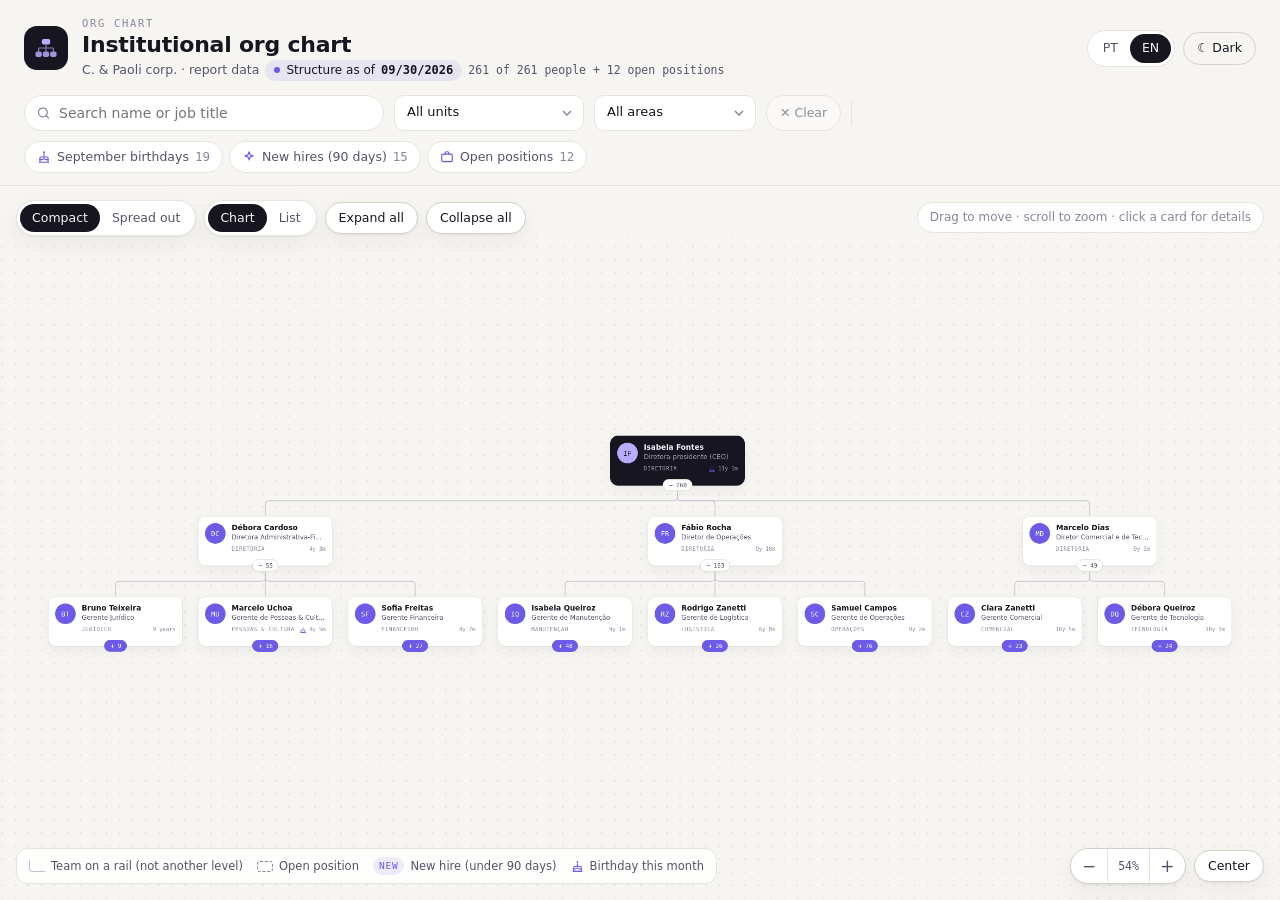
<file: powerbi/teste_powerbi.html>
<!doctype html><html lang="pt-BR"><head><meta charset="utf-8"><meta name="viewport" content="width=device-width, initial-scale=1"><title>Organograma</title><style>:root {
  --fundo: #F6F5F2; --sup: #FFFFFF; --sup2: #FAF9F7; --borda: #E7E4DE; --borda2: #D6D2CA;
  --tx: #17151F; --tx2: #56526A; --tx3: #8A869B;
  --acc: #6D5AE6; --acc-forte: #5643D4; --acc-suave: rgba(109, 90, 230, .11); --acc-meio: rgba(109, 90, 230, .32);
  --escuro: #17151F; --escuro-tx: #F4F2FA; --escuro-tx2: #A7A2BA; --escuro-num: #B8ACFF;
  --fio: #C4BFCF; --ponto: rgba(23, 21, 31, .07);
  --sombra: 0 1px 2px rgba(23, 21, 31, .05), 0 8px 24px rgba(23, 21, 31, .05);
  --sombra-forte: 0 18px 48px rgba(23, 21, 31, .18);
  --raio: 14px;
  color-scheme: light;
}
:root[data-theme="dark"] {
  --fundo: #0E0D14; --sup: #16151F; --sup2: #1C1B27; --borda: #2A2838; --borda2: #3A374B;
  --tx: #EEECF6; --tx2: #AAA6BD; --tx3: #78748B;
  --acc: #9D8CFF; --acc-forte: #B6AAFF; --acc-suave: rgba(157, 140, 255, .15); --acc-meio: rgba(157, 140, 255, .38);
  --escuro: #08070D; --escuro-tx: #F4F2FA; --escuro-tx2: #A7A2BA; --escuro-num: #B6AAFF;
  --fio: #474359; --ponto: rgba(238, 236, 246, .06);
  --sombra: 0 1px 2px rgba(0, 0, 0, .4), 0 10px 30px rgba(0, 0, 0, .25);
  --sombra-forte: 0 18px 48px rgba(0, 0, 0, .5);
  color-scheme: dark;
}
* { box-sizing: border-box; }
[hidden] { display: none !important; }
html { -webkit-text-size-adjust: 100%; }
body {
  margin: 0; background: var(--fundo); color: var(--tx);
  font: 14px/1.45 "DM Sans", system-ui, -apple-system, "Segoe UI", sans-serif;
  -webkit-font-smoothing: antialiased;
}
.mono, .eyebrow { font-family: "DM Mono", ui-monospace, Consolas, monospace; }
button, select, input, textarea { font: inherit; color: inherit; }
button { cursor: pointer; }
:focus-visible { outline: 2px solid var(--acc); outline-offset: 2px; border-radius: 6px; }
.app { height: 100vh; height: 100dvh; display: flex; flex-direction: column; }
.topo { display: flex; justify-content: space-between; align-items: center; gap: 12px 16px; flex-wrap: wrap; padding: 16px 24px 0; }
.marca { display: flex; align-items: center; gap: 14px; min-width: 0; }
.icone { width: 44px; height: 44px; flex: none; border-radius: 13px; display: grid; place-items: center; background: var(--escuro); color: var(--escuro-num); }
.icone svg { width: 28px; height: 28px; }
.eyebrow { font-size: 10.5px; letter-spacing: .16em; color: var(--tx3); }
h1 { margin: 1px 0 0; font-size: 22px; line-height: 1.15; font-weight: 700; letter-spacing: -.01em; }
.empresa { font-size: 12.5px; color: var(--tx2); margin-top: 2px; display: flex; flex-wrap: wrap; gap: 4px 6px; align-items: center; }
.selo { display: inline-flex; align-items: center; gap: 6px; padding: 2px 9px; border-radius: 999px; background: var(--acc-suave); color: var(--tx); font-size: 12px; cursor: help; }
.selo i { width: 6px; height: 6px; border-radius: 50%; background: var(--acc); }
.acoes { display: flex; gap: 8px; align-items: center; flex-wrap: wrap; }
.seg { display: inline-flex; background: var(--sup); border: 1px solid var(--borda); border-radius: 999px; padding: 3px; }
.seg button { border: 0; background: transparent; padding: 5px 12px; border-radius: 999px; font-size: 12.5px; color: var(--tx2); white-space: nowrap; }
.seg button.ativo { background: var(--tx); color: var(--fundo); }
.botao { display: inline-flex; align-items: center; gap: 6px; border: 1px solid var(--borda2); background: var(--sup); padding: 6px 13px; border-radius: 999px; font-size: 12.5px; font-weight: 500; white-space: nowrap; }
.botao:hover:not(:disabled) { border-color: var(--acc); }
.botao:disabled { opacity: .45; cursor: default; }
.botao svg { width: 14px; height: 14px; flex: none; }
.botao.leve { background: transparent; }
.botao.forte { background: var(--acc); border-color: var(--acc); color: #fff; }
.barra { display: flex; flex-wrap: wrap; align-items: center; gap: 10px; padding: 14px 24px 12px; border-bottom: 1px solid var(--borda); }
.busca-caixa { position: relative; flex: 1 1 260px; max-width: 360px; }
.busca-caixa svg { position: absolute; left: 12px; top: 50%; width: 15px; height: 15px; transform: translateY(-50%); color: var(--tx3); pointer-events: none; }
.busca { width: 100%; height: 36px; border: 1px solid var(--borda); border-radius: 999px; padding: 0 14px 0 34px; background: var(--sup); }
.busca:focus { border-color: var(--acc); outline: none; box-shadow: 0 0 0 3px var(--acc-suave); }
.sugestoes { position: absolute; z-index: 40; top: 42px; left: 0; right: 0; min-width: 300px; margin: 0; padding: 6px; list-style: none; background: var(--sup); border: 1px solid var(--borda2); border-radius: 12px; box-shadow: var(--sombra-forte); }
.sugestoes li button { all: unset; box-sizing: border-box; display: grid; grid-template-columns: 30px minmax(0, 1fr); gap: 10px; align-items: center; width: 100%; padding: 7px 8px; border-radius: 9px; cursor: pointer; }
.sugestoes li button:hover, .sugestoes li button.ativa { background: var(--acc-suave); }
.sugestoes b { display: block; font-weight: 600; font-size: 13px; white-space: nowrap; overflow: hidden; text-overflow: ellipsis; }
.sugestoes small { display: block; color: var(--tx3); font-size: 11.5px; white-space: nowrap; overflow: hidden; text-overflow: ellipsis; }
.sugestoes mark { background: none; color: var(--acc); font-weight: 700; }
.sugestoes .nada { padding: 10px; color: var(--tx3); font-size: 13px; }
.filtro { display: flex; align-items: center; }
.filtro select { height: 36px; min-width: 0; max-width: 210px; padding: 0 30px 0 12px; border: 1px solid var(--borda); border-radius: 10px; background: var(--sup) url("data:image/svg+xml,%3Csvg xmlns='http://www.w3.org/2000/svg' width='10' height='6'%3E%3Cpath d='M1 1l4 4 4-4' fill='none' stroke='%238A869B' stroke-width='1.5'/%3E%3C/svg%3E") no-repeat right 11px center; appearance: none; font-size: 13px; }
.filtro select.ligado { border-color: var(--acc); background-color: var(--acc-suave); }
.limpar { height: 36px; }
.sep { width: 1px; height: 26px; background: var(--borda); }
.chips { display: flex; flex-wrap: wrap; gap: 6px; }
.chip { display: inline-flex; align-items: center; gap: 6px; height: 32px; padding: 0 12px; border: 1px solid var(--borda); background: var(--sup); border-radius: 999px; font-size: 12.5px; color: var(--tx2); white-space: nowrap; }
.chip b { font-family: "DM Mono", monospace; font-weight: 500; color: var(--tx3); }
.chip svg { width: 14px; height: 14px; color: var(--acc); }
.chip:hover { border-color: var(--acc); }
.chip.ativo { background: var(--acc); border-color: var(--acc); color: #fff; }
.chip.ativo b, .chip.ativo svg { color: #fff; opacity: .9; }
.conta { font-family: "DM Mono", monospace; font-size: 11.5px; color: var(--tx2); white-space: nowrap; }
.palco { position: relative; flex: 1; min-height: 0; }
.tela { position: absolute; inset: 0; overflow: hidden; cursor: grab; touch-action: none; user-select: none;
  background-color: var(--fundo); background-image: radial-gradient(circle, var(--ponto) 1.2px, transparent 1.4px); background-size: 24px 24px; }
.tela.arrastando { cursor: grabbing; }
.tela::before { content: ""; position: absolute; z-index: 3; left: 0; right: 0; top: 0; height: 64px; pointer-events: none; background: linear-gradient(var(--fundo) 45%, transparent); }
.mundo { position: absolute; left: 0; top: 0; transform-origin: 0 0; will-change: transform; }
.mundo.animando { transition: transform .38s cubic-bezier(.2, .7, .2, 1); }
.fios { position: absolute; left: 0; top: 0; overflow: visible; pointer-events: none; transition: opacity .3s ease; }
.mundo.movendo .fios { opacity: 0; transition: none; }
.fio { fill: none; stroke: var(--fio); stroke-width: 1.4; vector-effect: non-scaling-stroke; }
.fio.caminho { stroke: var(--acc); stroke-width: 2.6; }
.fio.apagado { opacity: .35; }
.cartao { position: absolute; width: 248px; height: 92px; display: grid; grid-template-columns: 38px minmax(0, 1fr); gap: 11px; align-items: start;
  padding: 12px 12px 10px; background: var(--sup); border: 1px solid var(--borda); border-radius: var(--raio); box-shadow: var(--sombra); cursor: pointer; transition: opacity .2s, box-shadow .2s, border-color .2s; }
.cartao:hover { border-color: var(--acc); }
.av { width: 38px; height: 38px; border-radius: 50%; display: grid; place-items: center; background: var(--acc-suave); color: var(--acc); font: 500 12.5px "DM Mono", monospace; letter-spacing: .02em; }
.lider .av { background: var(--acc); color: #fff; }
.c-txt { min-width: 0; display: flex; flex-direction: column; }
.c-nome { font-weight: 600; font-size: 13.5px; line-height: 1.25; white-space: nowrap; overflow: hidden; text-overflow: ellipsis; }
.c-cargo { margin-top: 2px; font-size: 12px; line-height: 1.3; color: var(--tx2); white-space: nowrap; overflow: hidden; text-overflow: ellipsis; }
.c-pe { margin-top: 7px; display: flex; align-items: center; gap: 6px; min-width: 0; font-family: "DM Mono", monospace; font-size: 10px; color: var(--tx3); }
.c-area { text-transform: uppercase; letter-spacing: .08em; white-space: nowrap; overflow: hidden; text-overflow: ellipsis; min-width: 0; }
.c-dir { margin-left: auto; flex: none; display: inline-flex; align-items: center; gap: 5px; }
.c-tempo { white-space: nowrap; }
.c-novo { font-style: normal; font-weight: 500; font-size: 9.5px; letter-spacing: .08em; padding: 2px 6px; border-radius: 999px; background: var(--acc-suave); color: var(--acc); white-space: nowrap; }
.c-aniv { display: inline-flex; color: var(--acc); }
.c-aniv svg { width: 13px; height: 13px; }
.cartao.topo { background: var(--escuro); border-color: var(--escuro); color: var(--escuro-tx); }
.cartao.topo .c-cargo { color: var(--escuro-tx2); }
.cartao.topo .c-pe { color: var(--escuro-tx2); }
.cartao.topo .av { background: var(--escuro-num); color: var(--escuro); }
.cartao.vaga { background: transparent; border: 1.5px dashed var(--borda2); box-shadow: none; }
.cartao.vaga .av { background: transparent; border: 1.5px dashed var(--tx3); color: var(--tx3); font-size: 16px; }
.cartao.vaga .c-nome { color: var(--tx2); font-weight: 500; font-style: italic; }
.cartao.contexto { opacity: .45; }
.cartao.apagado { opacity: .22; }
.cartao.realce { border-color: var(--acc); box-shadow: 0 0 0 2px var(--acc), var(--sombra); }
.cartao.caminho { border-color: var(--acc); }
.cartao.foco { border-color: var(--acc); box-shadow: 0 0 0 3px var(--acc), 0 12px 32px var(--acc-meio); animation: pulso 1.2s ease-out 1; }
@keyframes pulso { 0% { box-shadow: 0 0 0 14px var(--acc-suave), 0 12px 32px var(--acc-meio); } 100% { box-shadow: 0 0 0 3px var(--acc), 0 12px 32px var(--acc-meio); } }
.pilula { position: absolute; left: 50%; bottom: 0; transform: translate(-50%, 50%); z-index: 2; height: 22px; padding: 0 9px; display: inline-flex; align-items: center; gap: 4px;
  border: 1px solid var(--borda2); background: var(--sup); border-radius: 999px; font: 500 11px "DM Mono", monospace; color: var(--tx2); white-space: nowrap; }
.pilula:hover { border-color: var(--acc); color: var(--acc); }
.pilula svg { width: 11px; height: 11px; stroke-width: 2.6; }
.li-seta svg { width: 15px; height: 15px; }
.pilula.fechada { background: var(--acc); border-color: var(--acc); color: #fff; }
.cartao.topo .pilula { background: var(--sup); }
.flutua { position: absolute; z-index: 5; display: flex; gap: 8px; align-items: center; flex-wrap: wrap; }
.flutua.f-topo { left: 16px; top: 14px; }
.flutua.f-zoom { right: 16px; bottom: 16px; }
.com-painel .flutua.f-zoom { right: 396px; }
.flutua .seg, .flutua .botao { box-shadow: var(--sombra); }
.zoom-grupo { display: inline-flex; background: var(--sup); border: 1px solid var(--borda2); border-radius: 999px; box-shadow: var(--sombra); overflow: hidden; }
.zoom-grupo button { border: 0; background: none; width: 36px; height: 34px; font-size: 17px; color: var(--tx2); }
.zoom-grupo button + button { border-left: 1px solid var(--borda); }
.zoom-grupo button:hover { color: var(--acc); }
.zoom-grupo .zoom-pct { width: auto; padding: 0 10px; font: 500 11.5px "DM Mono", monospace; }
.legenda { position: absolute; z-index: 5; left: 16px; bottom: 16px; display: flex; flex-wrap: wrap; gap: 6px 14px; align-items: center; max-width: calc(100% - 420px); padding: 8px 12px; border-radius: 12px; background: color-mix(in srgb, var(--sup) 88%, transparent); border: 1px solid var(--borda); font-size: 11.5px; color: var(--tx2); }
.legenda span { display: inline-flex; align-items: center; gap: 6px; white-space: nowrap; }
.lg-vaga { width: 16px; height: 11px; border: 1.5px dashed var(--tx3); border-radius: 3px; }
.lg-trilho { width: 16px; height: 12px; border-left: 1.5px solid var(--fio); border-bottom: 1.5px solid var(--fio); border-bottom-left-radius: 4px; }
.lg-contexto { width: 16px; height: 11px; border: 1px solid var(--borda2); border-radius: 3px; opacity: .45; background: var(--sup); }
.legenda .c-novo { font-family: "DM Mono", monospace; }
.dica-nav { position: absolute; z-index: 4; right: 16px; top: 16px; padding: 6px 12px; border-radius: 999px; background: color-mix(in srgb, var(--sup) 90%, transparent); border: 1px solid var(--borda); font-size: 12px; color: var(--tx3); white-space: nowrap; transition: opacity .5s; pointer-events: none; }
.dica-nav.some { opacity: 0; }
.vazio { position: absolute; inset: 0; display: grid; place-items: center; color: var(--tx3); }
.lista { position: absolute; inset: 0; overflow: auto; padding: 12px 24px 40px; }
.lista-acoes { display: flex; gap: 8px; flex-wrap: wrap; margin-bottom: 10px; }
.arvore { list-style: none; margin: 0; padding: 0; max-width: 980px; }
.li { display: grid; grid-template-columns: 28px 34px minmax(0, 1fr) auto; gap: 10px; align-items: center; min-height: 54px; padding: 6px 10px 6px calc(6px + var(--nivel, 0) * 16px);
  border-bottom: 1px solid var(--borda); cursor: pointer; }
.li:hover { background: var(--sup2); }
.li .av { width: 34px; height: 34px; font-size: 11.5px; }
.li-seta { width: 28px; height: 28px; border: 0; border-radius: 8px; background: none; color: var(--tx2); font-size: 13px; }
.li-seta:hover { background: var(--acc-suave); color: var(--acc); }
.li-txt { min-width: 0; }
.li-txt b { display: block; font-weight: 600; font-size: 13.5px; white-space: nowrap; overflow: hidden; text-overflow: ellipsis; }
.li-txt small { display: block; color: var(--tx2); font-size: 12px; white-space: nowrap; overflow: hidden; text-overflow: ellipsis; }
.li-dir { display: flex; gap: 6px; align-items: center; font-family: "DM Mono", monospace; font-size: 11px; color: var(--tx3); }
.li.vaga .av { background: transparent; border: 1.5px dashed var(--tx3); color: var(--tx3); }
.li.vaga b { font-style: italic; font-weight: 500; color: var(--tx2); }
.li.contexto { opacity: .5; }
.li.apagado { opacity: .3; }
.li.realce, .li.foco { background: var(--acc-suave); }
.li.foco { box-shadow: inset 3px 0 0 var(--acc); }
.li.topo .av { background: var(--escuro); color: var(--escuro-num); }
.painel { position: absolute; z-index: 20; top: 0; right: 0; bottom: 0; width: 380px; max-width: 100%; display: flex; flex-direction: column; background: var(--sup); border-left: 1px solid var(--borda2); box-shadow: -18px 0 48px rgba(0, 0, 0, .12); animation: entra .2s ease-out; }
@keyframes entra { from { transform: translateX(24px); opacity: 0; } }
.pn-cab { display: grid; grid-template-columns: 52px minmax(0, 1fr) 34px; gap: 12px; align-items: center; padding: 18px 18px 14px; border-bottom: 1px solid var(--borda); }
.pn-cab.so-texto { grid-template-columns: minmax(0, 1fr) 34px; }
.pn-cab .av { width: 52px; height: 52px; font-size: 16px; }
.pn-cab h2 { margin: 0; font-size: 17px; line-height: 1.25; }
.pn-cab p { margin: 2px 0 0; color: var(--tx2); font-size: 13px; }
.pn-x { width: 34px; height: 34px; border-radius: 50%; border: 1px solid var(--borda); background: var(--sup2); color: var(--tx2); }
.pn-corpo { flex: 1; overflow: auto; padding: 14px 18px 22px; }
.pn-chips { display: flex; flex-wrap: wrap; gap: 6px; margin-bottom: 12px; }
.pn-chips span { font-size: 12px; padding: 3px 10px; border-radius: 999px; background: var(--acc-suave); color: var(--acc); }
.campos { display: grid; grid-template-columns: 128px minmax(0, 1fr); gap: 7px 12px; margin: 0; font-size: 13px; }
.campos dt { color: var(--tx3); font-family: "DM Mono", monospace; font-size: 10.5px; letter-spacing: .1em; text-transform: uppercase; padding-top: 2px; }
.campos dd { margin: 0; min-width: 0; overflow-wrap: anywhere; }
.campos dd small { color: var(--tx3); }
.pn-sub { margin: 18px 0 8px; font-family: "DM Mono", monospace; font-size: 10.5px; letter-spacing: .12em; text-transform: uppercase; color: var(--tx3); }
.cadeia { list-style: none; margin: 0; padding: 0; display: grid; gap: 4px; }
.cadeia li { position: relative; padding-left: 18px; }
.cadeia li::before { content: ""; position: absolute; left: 5px; top: 0; bottom: 0; border-left: 1.5px solid var(--borda2); }
.cadeia li::after { content: ""; position: absolute; left: 1px; top: 15px; width: 9px; height: 9px; border-radius: 50%; background: var(--sup); border: 1.5px solid var(--acc); }
.cadeia li:first-child::before { top: 15px; }
.cadeia li:last-child::before { bottom: calc(100% - 20px); }
.cadeia li.eu::after { background: var(--acc); }
.pessoa-btn { all: unset; box-sizing: border-box; display: grid; grid-template-columns: 30px minmax(0, 1fr) auto; gap: 10px; align-items: center; width: 100%; padding: 6px 8px; border-radius: 10px; cursor: pointer; }
.pessoa-btn:hover, .pessoa-btn:focus-visible { background: var(--acc-suave); }
.pessoa-btn .av { width: 30px; height: 30px; font-size: 10.5px; }
.pessoa-btn b { display: block; font-size: 13px; font-weight: 600; white-space: nowrap; overflow: hidden; text-overflow: ellipsis; }
.pessoa-btn small { display: block; font-size: 11.5px; color: var(--tx3); white-space: nowrap; overflow: hidden; text-overflow: ellipsis; }
.pessoa-btn .mono { font-size: 11px; color: var(--tx3); }
.pn-lista { list-style: none; margin: 0; padding: 0; display: grid; gap: 2px; }
.pn-dica { margin: 0 0 10px; font-size: 12.5px; color: var(--tx3); }
.pn-acoes { display: flex; flex-wrap: wrap; gap: 8px; margin-top: 18px; }
.modal-fundo { position: fixed; inset: 0; z-index: 80; background: rgba(8, 7, 13, .45); backdrop-filter: blur(2px); display: grid; place-items: center; padding: 16px; }
.modal { width: min(720px, 100%); max-height: calc(100dvh - 32px); overflow: auto; background: var(--sup); border: 1px solid var(--borda2); border-radius: 18px; box-shadow: var(--sombra-forte); padding: 20px 22px; }
.modal h2 { margin: 0 0 6px; font-size: 19px; }
.modal p { margin: 0 0 10px; color: var(--tx2); font-size: 13px; }
.modal code { font-family: "DM Mono", monospace; font-size: 12px; background: var(--sup2); border: 1px solid var(--borda); border-radius: 6px; padding: 1px 5px; }
.modal textarea { width: 100%; height: 200px; resize: vertical; padding: 10px 12px; border: 1px solid var(--borda2); border-radius: 12px; background: var(--sup2); font: 12px/1.5 "DM Mono", monospace; }
.modal-acoes { display: flex; flex-wrap: wrap; gap: 8px; align-items: center; margin-top: 12px; }
.modal-acoes .direita { margin-left: auto; display: flex; gap: 8px; flex-wrap: wrap; }
.retorno { margin-top: 12px; padding: 10px 12px; border-radius: 10px; font-size: 13px; }
.retorno.ok { background: var(--acc-suave); }
.retorno.erro { background: rgba(192, 57, 47, .11); color: #C0392F; }
.retorno ul { margin: 6px 0 0; padding-left: 18px; color: var(--tx2); }
.arquivo { position: relative; overflow: hidden; }
.arquivo input { position: absolute; inset: 0; opacity: 0; cursor: pointer; }
.aviso { position: fixed; z-index: 90; left: 50%; bottom: 24px; transform: translateX(-50%); max-width: calc(100vw - 32px); padding: 9px 16px; border-radius: 999px; background: var(--tx); color: var(--fundo); font-size: 13px; box-shadow: var(--sombra-forte); animation: entra .2s ease-out; }
.so-impressao { display: none; }
.com-painel .dica-nav { display: none; }
@media (max-width: 1180px) {
  .legenda, .dica-nav { display: none; }
}
@media (max-width: 720px) {
  .app { height: auto; min-height: 100vh; }
  .topo { padding: 14px 16px 0; }
  h1 { font-size: 19px; }
  .icone { width: 40px; height: 40px; }
  .barra { padding: 12px 16px; gap: 8px; }
  .busca-caixa { flex-basis: 100%; max-width: none; }
  .filtro { flex: 1 1 40%; min-width: 0; }
  .filtro select { max-width: none; width: 100%; }
  .limpar:disabled { display: none; } /* sem filtro, o botão só ocuparia uma linha inteira */
  .sep { display: none; }
  .chips { width: 100%; }
  .palco { flex: none; }
  .lista { position: static; padding: 10px 16px 40px; overflow: visible; }
  .painel { position: fixed; inset: 0; width: 100%; border-left: 0; }
  .campos { grid-template-columns: 112px minmax(0, 1fr); }
}
@media (prefers-reduced-motion: reduce) { * { transition: none !important; animation: none !important; } }
@media print {
  @page { size: landscape; margin: 10mm; }
  :root, :root[data-theme="dark"] {
    --fundo: #FFFFFF; --sup: #FFFFFF; --sup2: #FAF9F7; --borda: #D6D2CA; --borda2: #BDB8C6;
    --tx: #17151F; --tx2: #44405A; --tx3: #6E6A80; --acc: #5643D4; --acc-suave: rgba(86, 67, 212, .12);
    --fio: #9C97AA; --escuro: #17151F; --sombra: none; color-scheme: light;
  }
  body { -webkit-print-color-adjust: exact; print-color-adjust: exact; }
  .app { height: auto; }
  .acoes, .barra, .flutua, .dica-nav, .painel, .aviso, .modal-fundo, .pilula:not(.fechada) { display: none !important; }
  .topo { padding: 0 0 6px; }
  .so-impressao { display: block; font-size: 11px; color: var(--tx2); padding: 0 0 6px; }
  .palco { flex: none; height: 168mm; border: 1px solid var(--borda); border-radius: 8px; overflow: hidden; }
  .tela { background-image: none; }
  .legenda { display: flex !important; max-width: none; }
  .lista { position: static; overflow: visible; }
  .cartao { box-shadow: none; animation: none; }
}</style></head><body><div class="app" id="app"></div><script>window.MODO_POWERBI = true;</script><script>window.ORGANOGRAMA_DADOS = {"empresa": "C. & Paoli corp.", "dataRef": "2026-09-30", "pessoas": [{"id": "C0012", "nome": "Isabela Fontes", "cargo": "Diretora-presidente (CEO)", "gestor_id": "", "area": "Diretoria", "unidade": "Matriz", "nivel": "Diretoria", "admissao": "2015-08-18", "aniversario": "27/09", "tipo": "pessoa"}, {"id": "C0009", "nome": "Débora Cardoso", "cargo": "Diretora Administrativa-Financeira", "gestor_id": "C0012", "area": "Diretoria", "unidade": "Matriz", "nivel": "Diretoria", "admissao": "2022-06-13", "aniversario": "10/02", "tipo": "pessoa"}, {"id": "C0008", "nome": "Bruno Teixeira", "cargo": "Gerente Jurídico", "gestor_id": "C0009", "area": "Jurídico", "unidade": "Matriz", "nivel": "Gerência", "admissao": "2017-09-12", "aniversario": "12/01", "tipo": "pessoa"}, {"id": "C0063", "nome": "André Mendes", "cargo": "Coordenador jurídico", "gestor_id": "C0008", "area": "Jurídico", "unidade": "Matriz", "nivel": "Coordenação", "admissao": "2011-04-20", "aniversario": "26/02", "tipo": "pessoa"}, {"id": "C0145", "nome": "Camila Honorato", "cargo": "Advogada especialista", "gestor_id": "C0063", "area": "Jurídico", "unidade": "Matriz", "nivel": "Especialista", "admissao": "2019-05-20", "aniversario": "05/07", "tipo": "pessoa"}, {"id": "C0013", "nome": "Ricardo Zanetti", "cargo": "Advogado especialista", "gestor_id": "C0063", "area": "Jurídico", "unidade": "Matriz", "nivel": "Especialista", "admissao": "2022-08-15", "aniversario": "29/09", "tipo": "pessoa"}, {"id": "C0347", "nome": "Clara Jardim", "cargo": "Analista jurídica", "gestor_id": "C0063", "area": "Jurídico", "unidade": "Matriz", "nivel": "Analista", "admissao": "2026-07-11", "aniversario": "11/12", "tipo": "pessoa"}, {"id": "C0069", "nome": "Enzo Barbosa", "cargo": "Analista jurídico", "gestor_id": "C0063", "area": "Jurídico", "unidade": "Matriz", "nivel": "Analista", "admissao": "2014-10-28", "aniversario": "14/08", "tipo": "pessoa"}, {"id": "C0252", "nome": "Davi Teixeira", "cargo": "Coordenador jurídico", "gestor_id": "C0008", "area": "Jurídico", "unidade": "Matriz", "nivel": "Coordenação", "admissao": "2025-03-11", "aniversario": "20/06", "tipo": "pessoa"}, {"id": "C0040", "nome": "Gabriela Jardim", "cargo": "Advogada especialista", "gestor_id": "C0252", "area": "Jurídico", "unidade": "Matriz", "nivel": "Especialista", "admissao": "2020-02-12", "aniversario": "04/04", "tipo": "pessoa"}, {"id": "C0103", "nome": "Beatriz Rocha", "cargo": "Analista jurídica", "gestor_id": "C0252", "area": "Jurídico", "unidade": "Matriz", "nivel": "Analista", "admissao": "2023-02-12", "aniversario": "27/01", "tipo": "pessoa"}, {"id": "C0237", "nome": "Mariana Vasconcelos", "cargo": "Analista jurídica", "gestor_id": "C0252", "area": "Jurídico", "unidade": "Matriz", "nivel": "Analista", "admissao": "2020-11-23", "aniversario": "18/03", "tipo": "pessoa"}, {"id": "C0007", "nome": "Marcelo Uchoa", "cargo": "Gerente de Pessoas & Cultura", "gestor_id": "C0009", "area": "Pessoas & Cultura", "unidade": "Matriz", "nivel": "Gerência", "admissao": "2017-04-18", "aniversario": "05/09", "tipo": "pessoa"}, {"id": "C0026", "nome": "Beatriz Vasconcelos", "cargo": "Coordenadora de Pessoas", "gestor_id": "C0007", "area": "Pessoas & Cultura", "unidade": "Matriz", "nivel": "Coordenação", "admissao": "2024-11-12", "aniversario": "12/05", "tipo": "pessoa"}, {"id": "C0158", "nome": "Olívia Prado", "cargo": "Especialista em desenvolvimento", "gestor_id": "C0026", "area": "Pessoas & Cultura", "unidade": "Matriz", "nivel": "Especialista", "admissao": "2023-06-30", "aniversario": "23/05", "tipo": "pessoa"}, {"id": "C0180", "nome": "Otávio Fontes", "cargo": "Especialista em desenvolvimento", "gestor_id": "C0026", "area": "Pessoas & Cultura", "unidade": "Matriz", "nivel": "Especialista", "admissao": "2023-04-14", "aniversario": "13/06", "tipo": "pessoa"}, {"id": "C0348", "nome": "Paula Freitas", "cargo": "Especialista em desenvolvimento", "gestor_id": "C0026", "area": "Pessoas & Cultura", "unidade": "Matriz", "nivel": "Especialista", "admissao": "2026-07-30", "aniversario": "07/02", "tipo": "pessoa"}, {"id": "C0171", "nome": "Bianca Prado", "cargo": "Analista de Pessoas", "gestor_id": "C0026", "area": "Pessoas & Cultura", "unidade": "Matriz", "nivel": "Analista", "admissao": "2023-12-17", "aniversario": "01/05", "tipo": "pessoa"}, {"id": "C0072", "nome": "Bruno Barbosa", "cargo": "Analista de Pessoas", "gestor_id": "C0026", "area": "Pessoas & Cultura", "unidade": "Matriz", "nivel": "Analista", "admissao": "2023-03-12", "aniversario": "13/08", "tipo": "pessoa"}, {"id": "C0187", "nome": "Clara Lacerda", "cargo": "Analista de Pessoas", "gestor_id": "C0026", "area": "Pessoas & Cultura", "unidade": "Fábrica", "nivel": "Analista", "admissao": "2024-05-21", "aniversario": "08/07", "tipo": "pessoa"}, {"id": "C0287", "nome": "Fábio Farias", "cargo": "Analista de Pessoas", "gestor_id": "C0026", "area": "Pessoas & Cultura", "unidade": "Matriz", "nivel": "Analista", "admissao": "2025-09-02", "aniversario": "14/12", "tipo": "pessoa"}, {"id": "C0053", "nome": "Joana Fontes", "cargo": "Analista de Pessoas", "gestor_id": "C0026", "area": "Pessoas & Cultura", "unidade": "Fábrica", "nivel": "Analista", "admissao": "2024-05-20", "aniversario": "06/02", "tipo": "pessoa"}, {"id": "C0048", "nome": "Larissa Gomes", "cargo": "Analista de Pessoas", "gestor_id": "C0026", "area": "Pessoas & Cultura", "unidade": "Matriz", "nivel": "Analista", "admissao": "2020-11-27", "aniversario": "09/08", "tipo": "pessoa"}, {"id": "C0205", "nome": "Lívia Lacerda", "cargo": "Analista de Pessoas", "gestor_id": "C0026", "area": "Pessoas & Cultura", "unidade": "Matriz", "nivel": "Analista", "admissao": "2020-03-05", "aniversario": "21/09", "tipo": "pessoa"}, {"id": "C0319", "nome": "Lívia Mendes", "cargo": "Analista de Pessoas", "gestor_id": "C0026", "area": "Pessoas & Cultura", "unidade": "Matriz", "nivel": "Analista", "admissao": "2026-01-30", "aniversario": "14/08", "tipo": "pessoa"}, {"id": "C0253", "nome": "Mariana Prado", "cargo": "Analista de Pessoas", "gestor_id": "C0026", "area": "Pessoas & Cultura", "unidade": "Fábrica", "nivel": "Analista", "admissao": "2025-03-15", "aniversario": "20/10", "tipo": "pessoa"}, {"id": "C0015", "nome": "Renata Brandão", "cargo": "Analista de Pessoas", "gestor_id": "C0026", "area": "Pessoas & Cultura", "unidade": "Matriz", "nivel": "Analista", "admissao": "2024-09-30", "aniversario": "14/08", "tipo": "pessoa"}, {"id": "C0149", "nome": "Yuri Honorato", "cargo": "Analista de Pessoas", "gestor_id": "C0026", "area": "Pessoas & Cultura", "unidade": "Matriz", "nivel": "Analista", "admissao": "2021-03-30", "aniversario": "14/08", "tipo": "pessoa"}, {"id": "C0335", "nome": "Paula Campos", "cargo": "Estagiária de RH", "gestor_id": "C0026", "area": "Pessoas & Cultura", "unidade": "Fábrica", "nivel": "Estágio", "admissao": "2026-05-24", "aniversario": "12/10", "tipo": "pessoa"}, {"id": "V129", "nome": "", "cargo": "Estagiário(a) de RH", "gestor_id": "C0026", "area": "Pessoas & Cultura", "unidade": "Fábrica", "nivel": "Estágio", "admissao": "", "aniversario": "", "tipo": "vaga"}, {"id": "C0006", "nome": "Sofia Freitas", "cargo": "Gerente Financeira", "gestor_id": "C0009", "area": "Financeiro", "unidade": "Matriz", "nivel": "Gerência", "admissao": "2018-02-01", "aniversario": "19/10", "tipo": "pessoa"}, {"id": "C0339", "nome": "Fábio Fontes", "cargo": "Coordenador financeiro", "gestor_id": "C0006", "area": "Financeiro", "unidade": "Matriz", "nivel": "Coordenação", "admissao": "2026-06-21", "aniversario": "30/11", "tipo": "pessoa"}, {"id": "C0156", "nome": "Beatriz Teixeira", "cargo": "Especialista em controladoria", "gestor_id": "C0339", "area": "Financeiro", "unidade": "Matriz", "nivel": "Especialista", "admissao": "2017-04-08", "aniversario": "25/11", "tipo": "pessoa"}, {"id": "C0044", "nome": "Fábio Teixeira", "cargo": "Especialista em controladoria", "gestor_id": "C0339", "area": "Financeiro", "unidade": "Matriz", "nivel": "Especialista", "admissao": "2018-11-04", "aniversario": "03/11", "tipo": "pessoa"}, {"id": "C0101", "nome": "Thiago Brandão", "cargo": "Especialista em controladoria", "gestor_id": "C0339", "area": "Financeiro", "unidade": "Matriz", "nivel": "Especialista", "admissao": "2017-02-26", "aniversario": "02/05", "tipo": "pessoa"}, {"id": "C0096", "nome": "Valéria Freitas", "cargo": "Especialista em controladoria", "gestor_id": "C0339", "area": "Financeiro", "unidade": "Matriz", "nivel": "Especialista", "admissao": "2023-06-17", "aniversario": "26/08", "tipo": "pessoa"}, {"id": "C0098", "nome": "Ana Teixeira", "cargo": "Analista financeira", "gestor_id": "C0339", "area": "Financeiro", "unidade": "Matriz", "nivel": "Analista", "admissao": "2019-04-16", "aniversario": "30/12", "tipo": "pessoa"}, {"id": "C0208", "nome": "Bruna Barbosa", "cargo": "Analista financeira", "gestor_id": "C0339", "area": "Financeiro", "unidade": "Matriz", "nivel": "Analista", "admissao": "2019-12-16", "aniversario": "21/05", "tipo": "pessoa"}, {"id": "C0310", "nome": "Bruna Dias", "cargo": "Analista financeira", "gestor_id": "C0339", "area": "Financeiro", "unidade": "Matriz", "nivel": "Analista", "admissao": "2025-12-22", "aniversario": "26/08", "tipo": "pessoa"}, {"id": "C0025", "nome": "Camila Cardoso", "cargo": "Analista financeira", "gestor_id": "C0339", "area": "Financeiro", "unidade": "Matriz", "nivel": "Analista", "admissao": "2013-07-31", "aniversario": "04/04", "tipo": "pessoa"}, {"id": "C0121", "nome": "César Mendes", "cargo": "Analista financeiro", "gestor_id": "C0339", "area": "Financeiro", "unidade": "Matriz", "nivel": "Analista", "admissao": "2024-04-28", "aniversario": "12/08", "tipo": "pessoa"}, {"id": "C0260", "nome": "César Moreira", "cargo": "Analista financeiro", "gestor_id": "C0339", "area": "Financeiro", "unidade": "Remoto", "nivel": "Analista", "admissao": "2025-04-21", "aniversario": "20/09", "tipo": "pessoa"}, {"id": "C0163", "nome": "Diego Duarte", "cargo": "Analista financeiro", "gestor_id": "C0339", "area": "Financeiro", "unidade": "Matriz", "nivel": "Analista", "admissao": "2022-12-15", "aniversario": "28/04", "tipo": "pessoa"}, {"id": "C0170", "nome": "Elisa Campos", "cargo": "Analista financeira", "gestor_id": "C0339", "area": "Financeiro", "unidade": "Matriz", "nivel": "Analista", "admissao": "2020-03-29", "aniversario": "28/09", "tipo": "pessoa"}, {"id": "C0302", "nome": "Elisa Dias", "cargo": "Analista financeira", "gestor_id": "C0339", "area": "Financeiro", "unidade": "Matriz", "nivel": "Analista", "admissao": "2025-10-14", "aniversario": "18/08", "tipo": "pessoa"}, {"id": "C0019", "nome": "Fábio Dias", "cargo": "Analista financeiro", "gestor_id": "C0339", "area": "Financeiro", "unidade": "Matriz", "nivel": "Analista", "admissao": "2021-01-24", "aniversario": "24/02", "tipo": "pessoa"}, {"id": "C0293", "nome": "Helena Vasconcelos", "cargo": "Analista financeira", "gestor_id": "C0339", "area": "Financeiro", "unidade": "Matriz", "nivel": "Analista", "admissao": "2025-10-22", "aniversario": "18/12", "tipo": "pessoa"}, {"id": "C0263", "nome": "João Mendes", "cargo": "Analista financeiro", "gestor_id": "C0339", "area": "Financeiro", "unidade": "Matriz", "nivel": "Analista", "admissao": "2025-05-13", "aniversario": "03/02", "tipo": "pessoa"}, {"id": "C0168", "nome": "Júlia Cardoso", "cargo": "Analista financeira", "gestor_id": "C0339", "area": "Financeiro", "unidade": "Matriz", "nivel": "Analista", "admissao": "2011-04-20", "aniversario": "20/12", "tipo": "pessoa"}, {"id": "C0190", "nome": "Marina Almeida", "cargo": "Analista financeira", "gestor_id": "C0339", "area": "Financeiro", "unidade": "Remoto", "nivel": "Analista", "admissao": "2023-05-25", "aniversario": "28/03", "tipo": "pessoa"}, {"id": "C0172", "nome": "Natália Mendes", "cargo": "Analista financeira", "gestor_id": "C0339", "area": "Financeiro", "unidade": "Matriz", "nivel": "Analista", "admissao": "2024-06-21", "aniversario": "06/09", "tipo": "pessoa"}, {"id": "C0328", "nome": "Otávio Oliveira", "cargo": "Analista financeiro", "gestor_id": "C0339", "area": "Financeiro", "unidade": "Matriz", "nivel": "Analista", "admissao": "2026-03-22", "aniversario": "22/02", "tipo": "pessoa"}, {"id": "C0035", "nome": "Paula Duarte", "cargo": "Analista financeira", "gestor_id": "C0339", "area": "Financeiro", "unidade": "Matriz", "nivel": "Analista", "admissao": "2023-10-24", "aniversario": "30/05", "tipo": "pessoa"}, {"id": "C0102", "nome": "Rafael Farias", "cargo": "Analista financeiro", "gestor_id": "C0339", "area": "Financeiro", "unidade": "Matriz", "nivel": "Analista", "admissao": "2024-01-22", "aniversario": "08/05", "tipo": "pessoa"}, {"id": "C0327", "nome": "Rafaela Oliveira", "cargo": "Analista financeira", "gestor_id": "C0339", "area": "Financeiro", "unidade": "Matriz", "nivel": "Analista", "admissao": "2026-03-26", "aniversario": "08/07", "tipo": "pessoa"}, {"id": "C0229", "nome": "Vinícius Moreira", "cargo": "Analista financeiro", "gestor_id": "C0339", "area": "Financeiro", "unidade": "Matriz", "nivel": "Analista", "admissao": "2016-08-14", "aniversario": "17/04", "tipo": "pessoa"}, {"id": "C0200", "nome": "Wagner Lacerda", "cargo": "Analista financeiro", "gestor_id": "C0339", "area": "Financeiro", "unidade": "Remoto", "nivel": "Analista", "admissao": "2023-12-29", "aniversario": "11/06", "tipo": "pessoa"}, {"id": "C0218", "nome": "Yasmin Xavier", "cargo": "Analista financeira", "gestor_id": "C0339", "area": "Financeiro", "unidade": "Matriz", "nivel": "Analista", "admissao": "2019-04-06", "aniversario": "28/08", "tipo": "pessoa"}, {"id": "C0011", "nome": "Fábio Rocha", "cargo": "Diretor de Operações", "gestor_id": "C0012", "area": "Diretoria", "unidade": "Matriz", "nivel": "Diretoria", "admissao": "2016-11-06", "aniversario": "11/04", "tipo": "pessoa"}, {"id": "C0002", "nome": "Isabela Queiroz", "cargo": "Gerente de Manutenção", "gestor_id": "C0011", "area": "Manutenção", "unidade": "Fábrica", "nivel": "Gerência", "admissao": "2017-08-19", "aniversario": "13/05", "tipo": "pessoa"}, {"id": "C0177", "nome": "Alexandre Campos", "cargo": "Coordenador de manutenção", "gestor_id": "C0002", "area": "Manutenção", "unidade": "Fábrica", "nivel": "Coordenação", "admissao": "2019-03-27", "aniversario": "12/04", "tipo": "pessoa"}, {"id": "C0037", "nome": "Alexandre Brandão", "cargo": "Técnico de manutenção", "gestor_id": "C0177", "area": "Manutenção", "unidade": "Fábrica", "nivel": "Técnico", "admissao": "2016-06-21", "aniversario": "19/05", "tipo": "pessoa"}, {"id": "C0226", "nome": "Débora Brandão", "cargo": "Técnica de manutenção", "gestor_id": "C0177", "area": "Manutenção", "unidade": "Fábrica", "nivel": "Técnico", "admissao": "2022-09-02", "aniversario": "02/03", "tipo": "pessoa"}, {"id": "C0320", "nome": "Júlia Dias", "cargo": "Técnica de manutenção", "gestor_id": "C0177", "area": "Manutenção", "unidade": "Fábrica", "nivel": "Técnico", "admissao": "2026-02-22", "aniversario": "14/12", "tipo": "pessoa"}, {"id": "C0078", "nome": "Leonardo Jardim", "cargo": "Técnico de manutenção", "gestor_id": "C0177", "area": "Manutenção", "unidade": "Fábrica", "nivel": "Técnico", "admissao": "2017-02-03", "aniversario": "19/04", "tipo": "pessoa"}, {"id": "C0199", "nome": "Lucas Teixeira", "cargo": "Técnico de manutenção", "gestor_id": "C0177", "area": "Manutenção", "unidade": "Fábrica", "nivel": "Técnico", "admissao": "2015-08-06", "aniversario": "05/12", "tipo": "pessoa"}, {"id": "C0257", "nome": "Nicolas Lacerda", "cargo": "Técnico de manutenção", "gestor_id": "C0177", "area": "Manutenção", "unidade": "Fábrica", "nivel": "Técnico", "admissao": "2025-04-23", "aniversario": "08/07", "tipo": "pessoa"}, {"id": "C0117", "nome": "Rafael Zanetti", "cargo": "Técnico de manutenção", "gestor_id": "C0177", "area": "Manutenção", "unidade": "Fábrica", "nivel": "Técnico", "admissao": "2024-10-24", "aniversario": "20/03", "tipo": "pessoa"}, {"id": "C0141", "nome": "Ricardo Honorato", "cargo": "Técnico de manutenção", "gestor_id": "C0177", "area": "Manutenção", "unidade": "Fábrica", "nivel": "Técnico", "admissao": "2019-09-13", "aniversario": "01/05", "tipo": "pessoa"}, {"id": "C0307", "nome": "Samuel Brandão", "cargo": "Técnico de manutenção", "gestor_id": "C0177", "area": "Manutenção", "unidade": "Fábrica", "nivel": "Técnico", "admissao": "2025-12-20", "aniversario": "04/10", "tipo": "pessoa"}, {"id": "C0358", "nome": "Yasmin Honorato", "cargo": "Técnica de manutenção", "gestor_id": "C0177", "area": "Manutenção", "unidade": "Fábrica", "nivel": "Técnico", "admissao": "2026-09-02", "aniversario": "07/07", "tipo": "pessoa"}, {"id": "C0017", "nome": "Davi Sales", "cargo": "Mecânico de manutenção", "gestor_id": "C0177", "area": "Manutenção", "unidade": "Fábrica", "nivel": "Operacional", "admissao": "2024-12-11", "aniversario": "09/05", "tipo": "pessoa"}, {"id": "C0059", "nome": "Marcelo Gomes", "cargo": "Coordenador de manutenção", "gestor_id": "C0002", "area": "Manutenção", "unidade": "Fábrica", "nivel": "Coordenação", "admissao": "2017-07-12", "aniversario": "28/07", "tipo": "pessoa"}, {"id": "C0318", "nome": "Eduardo Campos", "cargo": "Especialista em confiabilidade", "gestor_id": "C0059", "area": "Manutenção", "unidade": "Fábrica", "nivel": "Especialista", "admissao": "2026-01-19", "aniversario": "04/03", "tipo": "pessoa"}, {"id": "C0216", "nome": "Igor Prado", "cargo": "Analista de planejamento", "gestor_id": "C0059", "area": "Manutenção", "unidade": "Fábrica", "nivel": "Analista", "admissao": "2024-08-20", "aniversario": "08/10", "tipo": "pessoa"}, {"id": "C0032", "nome": "Enzo Vasconcelos", "cargo": "Técnico de manutenção", "gestor_id": "C0059", "area": "Manutenção", "unidade": "Fábrica", "nivel": "Técnico", "admissao": "2020-05-16", "aniversario": "03/11", "tipo": "pessoa"}, {"id": "C0192", "nome": "Igor Lima", "cargo": "Técnico de manutenção", "gestor_id": "C0059", "area": "Manutenção", "unidade": "Fábrica", "nivel": "Técnico", "admissao": "2022-03-29", "aniversario": "25/11", "tipo": "pessoa"}, {"id": "C0295", "nome": "Lucas Zanetti", "cargo": "Técnico de manutenção", "gestor_id": "C0059", "area": "Manutenção", "unidade": "Fábrica", "nivel": "Técnico", "admissao": "2025-10-22", "aniversario": "12/12", "tipo": "pessoa"}, {"id": "C0234", "nome": "Davi Moreira", "cargo": "Mecânico de manutenção", "gestor_id": "C0059", "area": "Manutenção", "unidade": "Fábrica", "nivel": "Operacional", "admissao": "2024-09-01", "aniversario": "22/05", "tipo": "pessoa"}, {"id": "C0016", "nome": "Diego Oliveira", "cargo": "Mecânico de manutenção", "gestor_id": "C0059", "area": "Manutenção", "unidade": "Fábrica", "nivel": "Operacional", "admissao": "2021-08-09", "aniversario": "10/03", "tipo": "pessoa"}, {"id": "C0344", "nome": "Gabriel Rocha", "cargo": "Mecânico de manutenção", "gestor_id": "C0059", "area": "Manutenção", "unidade": "Fábrica", "nivel": "Operacional", "admissao": "2026-06-15", "aniversario": "22/09", "tipo": "pessoa"}, {"id": "C0077", "nome": "Murilo Queiroz", "cargo": "Mecânico de manutenção", "gestor_id": "C0059", "area": "Manutenção", "unidade": "Fábrica", "nivel": "Operacional", "admissao": "2024-05-12", "aniversario": "23/07", "tipo": "pessoa"}, {"id": "C0128", "nome": "Otávio Dias", "cargo": "Mecânico(a) de manutenção", "gestor_id": "C0059", "area": "Manutenção", "unidade": "Fábrica", "nivel": "Operacional", "admissao": "2016-09-05", "aniversario": "21/01", "tipo": "pessoa"}, {"id": "C0097", "nome": "Renan Lima", "cargo": "Mecânico de manutenção", "gestor_id": "C0059", "area": "Manutenção", "unidade": "Matriz", "nivel": "Operacional", "admissao": "2023-12-11", "aniversario": "27/07", "tipo": "pessoa"}, {"id": "V140", "nome": "", "cargo": "Especialista em confiabilidade", "gestor_id": "C0059", "area": "Manutenção", "unidade": "Fábrica", "nivel": "Especialista", "admissao": "", "aniversario": "", "tipo": "vaga"}, {"id": "V135", "nome": "", "cargo": "Mecânico(a) de manutenção", "gestor_id": "C0059", "area": "Manutenção", "unidade": "Fábrica", "nivel": "Operacional", "admissao": "", "aniversario": "", "tipo": "vaga"}, {"id": "V138", "nome": "", "cargo": "Mecânico(a) de manutenção", "gestor_id": "C0059", "area": "Manutenção", "unidade": "Fábrica", "nivel": "Operacional", "admissao": "", "aniversario": "", "tipo": "vaga"}, {"id": "C0326", "nome": "Mateus Uchoa", "cargo": "Coordenador de manutenção", "gestor_id": "C0002", "area": "Manutenção", "unidade": "Fábrica", "nivel": "Coordenação", "admissao": "2026-03-08", "aniversario": "06/10", "tipo": "pessoa"}, {"id": "C0050", "nome": "César Farias", "cargo": "Especialista em confiabilidade", "gestor_id": "C0326", "area": "Manutenção", "unidade": "Fábrica", "nivel": "Especialista", "admissao": "2021-07-13", "aniversario": "02/09", "tipo": "pessoa"}, {"id": "C0215", "nome": "Bruno Rocha", "cargo": "Analista de planejamento", "gestor_id": "C0326", "area": "Manutenção", "unidade": "Fábrica", "nivel": "Analista", "admissao": "2021-09-23", "aniversario": "21/02", "tipo": "pessoa"}, {"id": "C0230", "nome": "Vinícius Queiroz", "cargo": "Analista de planejamento", "gestor_id": "C0326", "area": "Manutenção", "unidade": "Fábrica", "nivel": "Analista", "admissao": "2020-07-19", "aniversario": "29/03", "tipo": "pessoa"}, {"id": "C0343", "nome": "Alexandre Nogueira", "cargo": "Técnico de manutenção", "gestor_id": "C0326", "area": "Manutenção", "unidade": "Fábrica", "nivel": "Técnico", "admissao": "2026-06-25", "aniversario": "15/08", "tipo": "pessoa"}, {"id": "C0123", "nome": "André Barbosa", "cargo": "Técnico de manutenção", "gestor_id": "C0326", "area": "Manutenção", "unidade": "Fábrica", "nivel": "Técnico", "admissao": "2023-12-15", "aniversario": "21/06", "tipo": "pessoa"}, {"id": "C0161", "nome": "Camila Vasconcelos", "cargo": "Técnica de manutenção", "gestor_id": "C0326", "area": "Manutenção", "unidade": "Fábrica", "nivel": "Técnico", "admissao": "2016-07-16", "aniversario": "10/02", "tipo": "pessoa"}, {"id": "C0317", "nome": "Enzo Queiroz", "cargo": "Técnico de manutenção", "gestor_id": "C0326", "area": "Manutenção", "unidade": "Fábrica", "nivel": "Técnico", "admissao": "2026-01-04", "aniversario": "25/11", "tipo": "pessoa"}, {"id": "C0031", "nome": "Eduardo Duarte", "cargo": "Mecânico de manutenção", "gestor_id": "C0326", "area": "Manutenção", "unidade": "Fábrica", "nivel": "Operacional", "admissao": "2024-02-03", "aniversario": "28/08", "tipo": "pessoa"}, {"id": "C0094", "nome": "Gabriel Sales", "cargo": "Mecânico de manutenção", "gestor_id": "C0326", "area": "Manutenção", "unidade": "Fábrica", "nivel": "Operacional", "admissao": "2024-11-28", "aniversario": "18/02", "tipo": "pessoa"}, {"id": "C0360", "nome": "Thiago Pires", "cargo": "Mecânico de manutenção", "gestor_id": "C0326", "area": "Manutenção", "unidade": "Fábrica", "nivel": "Operacional", "admissao": "2026-09-25", "aniversario": "31/05", "tipo": "pessoa"}, {"id": "C0281", "nome": "Thiago Xavier", "cargo": "Mecânico de manutenção", "gestor_id": "C0326", "area": "Manutenção", "unidade": "Fábrica", "nivel": "Operacional", "admissao": "2025-08-20", "aniversario": "10/06", "tipo": "pessoa"}, {"id": "C0197", "nome": "Rafael Xavier", "cargo": "Coordenador de manutenção", "gestor_id": "C0002", "area": "Manutenção", "unidade": "Fábrica", "nivel": "Coordenação", "admissao": "2023-10-06", "aniversario": "03/02", "tipo": "pessoa"}, {"id": "C0018", "nome": "Thiago Gomes", "cargo": "Analista de planejamento", "gestor_id": "C0197", "area": "Manutenção", "unidade": "Fábrica", "nivel": "Analista", "admissao": "2019-02-07", "aniversario": "17/02", "tipo": "pessoa"}, {"id": "C0080", "nome": "Enzo Honorato", "cargo": "Técnico de manutenção", "gestor_id": "C0197", "area": "Manutenção", "unidade": "Fábrica", "nivel": "Técnico", "admissao": "2024-04-24", "aniversario": "13/07", "tipo": "pessoa"}, {"id": "C0308", "nome": "João Zanetti", "cargo": "Técnico de manutenção", "gestor_id": "C0197", "area": "Manutenção", "unidade": "Fábrica", "nivel": "Técnico", "admissao": "2025-12-16", "aniversario": "15/03", "tipo": "pessoa"}, {"id": "C0159", "nome": "Murilo Prado", "cargo": "Técnico de manutenção", "gestor_id": "C0197", "area": "Manutenção", "unidade": "Fábrica", "nivel": "Técnico", "admissao": "2023-08-01", "aniversario": "28/02", "tipo": "pessoa"}, {"id": "C0261", "nome": "Nicolas Uchoa", "cargo": "Técnico de manutenção", "gestor_id": "C0197", "area": "Manutenção", "unidade": "Fábrica", "nivel": "Técnico", "admissao": "2025-04-20", "aniversario": "13/08", "tipo": "pessoa"}, {"id": "C0045", "nome": "Yuri Moreira", "cargo": "Técnico de manutenção", "gestor_id": "C0197", "area": "Manutenção", "unidade": "Fábrica", "nivel": "Técnico", "admissao": "2019-07-30", "aniversario": "27/07", "tipo": "pessoa"}, {"id": "C0120", "nome": "Bruno Prado", "cargo": "Mecânico de manutenção", "gestor_id": "C0197", "area": "Manutenção", "unidade": "Fábrica", "nivel": "Operacional", "admissao": "2024-04-24", "aniversario": "22/02", "tipo": "pessoa"}, {"id": "C0227", "nome": "Fábio Brandão", "cargo": "Mecânico de manutenção", "gestor_id": "C0197", "area": "Manutenção", "unidade": "Fábrica", "nivel": "Operacional", "admissao": "2022-08-30", "aniversario": "15/06", "tipo": "pessoa"}, {"id": "C0333", "nome": "Murilo Correia", "cargo": "Mecânico de manutenção", "gestor_id": "C0197", "area": "Manutenção", "unidade": "Fábrica", "nivel": "Operacional", "admissao": "2026-04-17", "aniversario": "21/07", "tipo": "pessoa"}, {"id": "C0201", "nome": "Valéria Jardim", "cargo": "Mecânica de manutenção", "gestor_id": "C0197", "area": "Manutenção", "unidade": "Fábrica", "nivel": "Operacional", "admissao": "2018-10-04", "aniversario": "22/07", "tipo": "pessoa"}, {"id": "C0359", "nome": "Samuel Teixeira", "cargo": "Jovem aprendiz de manutenção", "gestor_id": "C0197", "area": "Manutenção", "unidade": "Fábrica", "nivel": "Aprendiz", "admissao": "2026-09-12", "aniversario": "10/01", "tipo": "pessoa"}, {"id": "C0003", "nome": "Rodrigo Zanetti", "cargo": "Gerente de Logística", "gestor_id": "C0011", "area": "Logística", "unidade": "Centro de Distribuição", "nivel": "Gerência", "admissao": "2020-01-27", "aniversario": "24/01", "tipo": "pessoa"}, {"id": "C0356", "nome": "Wagner Jardim", "cargo": "Coordenador de logística", "gestor_id": "C0003", "area": "Logística", "unidade": "Centro de Distribuição", "nivel": "Coordenação", "admissao": "2026-09-18", "aniversario": "29/04", "tipo": "pessoa"}, {"id": "C0301", "nome": "Davi Farias", "cargo": "Analista de logística", "gestor_id": "C0356", "area": "Logística", "unidade": "Centro de Distribuição", "nivel": "Analista", "admissao": "2025-10-02", "aniversario": "08/02", "tipo": "pessoa"}, {"id": "C0132", "nome": "Enzo Nogueira", "cargo": "Analista de logística", "gestor_id": "C0356", "area": "Logística", "unidade": "Centro de Distribuição", "nivel": "Analista", "admissao": "2021-09-09", "aniversario": "25/04", "tipo": "pessoa"}, {"id": "C0047", "nome": "Mateus Teixeira", "cargo": "Analista de logística", "gestor_id": "C0356", "area": "Logística", "unidade": "Fábrica", "nivel": "Analista", "admissao": "2022-10-07", "aniversario": "15/06", "tipo": "pessoa"}, {"id": "C0114", "nome": "Rodrigo Barbosa", "cargo": "Analista de logística", "gestor_id": "C0356", "area": "Logística", "unidade": "Fábrica", "nivel": "Analista", "admissao": "2018-04-11", "aniversario": "03/01", "tipo": "pessoa"}, {"id": "C0243", "nome": "Thiago Farias", "cargo": "Analista de logística", "gestor_id": "C0356", "area": "Logística", "unidade": "Centro de Distribuição", "nivel": "Analista", "admissao": "2025-02-11", "aniversario": "03/08", "tipo": "pessoa"}, {"id": "C0202", "nome": "Vinícius Almeida", "cargo": "Analista de logística", "gestor_id": "C0356", "area": "Logística", "unidade": "Centro de Distribuição", "nivel": "Analista", "admissao": "2023-10-21", "aniversario": "08/05", "tipo": "pessoa"}, {"id": "C0239", "nome": "Vitor Pires", "cargo": "Analista de logística", "gestor_id": "C0356", "area": "Logística", "unidade": "Centro de Distribuição", "nivel": "Analista", "admissao": "2025-01-21", "aniversario": "05/06", "tipo": "pessoa"}, {"id": "C0264", "nome": "Otávio Prado", "cargo": "Técnico de logística", "gestor_id": "C0356", "area": "Logística", "unidade": "Centro de Distribuição", "nivel": "Técnico", "admissao": "2025-06-28", "aniversario": "16/08", "tipo": "pessoa"}, {"id": "C0332", "nome": "Alexandre Lacerda", "cargo": "Operador logístico", "gestor_id": "C0356", "area": "Logística", "unidade": "Centro de Distribuição", "nivel": "Operacional", "admissao": "2026-04-18", "aniversario": "07/08", "tipo": "pessoa"}, {"id": "C0305", "nome": "Bruno Freitas", "cargo": "Operador logístico", "gestor_id": "C0356", "area": "Logística", "unidade": "Centro de Distribuição", "nivel": "Operacional", "admissao": "2025-11-10", "aniversario": "10/07", "tipo": "pessoa"}, {"id": "C0060", "nome": "Caio Uchoa", "cargo": "Operador logístico", "gestor_id": "C0356", "area": "Logística", "unidade": "Fábrica", "nivel": "Operacional", "admissao": "2018-06-05", "aniversario": "22/09", "tipo": "pessoa"}, {"id": "C0055", "nome": "Caio Zanetti", "cargo": "Operador logístico", "gestor_id": "C0356", "area": "Logística", "unidade": "Fábrica", "nivel": "Operacional", "admissao": "2017-01-16", "aniversario": "28/11", "tipo": "pessoa"}, {"id": "C0084", "nome": "César Fontes", "cargo": "Operador logístico", "gestor_id": "C0356", "area": "Logística", "unidade": "Centro de Distribuição", "nivel": "Operacional", "admissao": "2022-11-05", "aniversario": "21/06", "tipo": "pessoa"}, {"id": "C0313", "nome": "Eduardo Farias", "cargo": "Operador logístico", "gestor_id": "C0356", "area": "Logística", "unidade": "Centro de Distribuição", "nivel": "Operacional", "admissao": "2025-12-28", "aniversario": "14/03", "tipo": "pessoa"}, {"id": "C0100", "nome": "Eduardo Rocha", "cargo": "Operador logístico", "gestor_id": "C0356", "area": "Logística", "unidade": "Centro de Distribuição", "nivel": "Operacional", "admissao": "2024-08-15", "aniversario": "05/09", "tipo": "pessoa"}, {"id": "C0280", "nome": "Henrique Campos", "cargo": "Operador logístico", "gestor_id": "C0356", "area": "Logística", "unidade": "Centro de Distribuição", "nivel": "Operacional", "admissao": "2025-08-10", "aniversario": "14/10", "tipo": "pessoa"}, {"id": "C0352", "nome": "Igor Mendes", "cargo": "Operador logístico", "gestor_id": "C0356", "area": "Logística", "unidade": "Centro de Distribuição", "nivel": "Operacional", "admissao": "2026-08-02", "aniversario": "07/05", "tipo": "pessoa"}, {"id": "C0325", "nome": "Igor Queiroz", "cargo": "Operador logístico", "gestor_id": "C0356", "area": "Logística", "unidade": "Fábrica", "nivel": "Operacional", "admissao": "2026-03-27", "aniversario": "15/04", "tipo": "pessoa"}, {"id": "C0183", "nome": "Luana Teixeira", "cargo": "Operadora logística", "gestor_id": "C0356", "area": "Logística", "unidade": "Centro de Distribuição", "nivel": "Operacional", "admissao": "2021-09-25", "aniversario": "11/07", "tipo": "pessoa"}, {"id": "C0173", "nome": "Mateus Freitas", "cargo": "Operador logístico", "gestor_id": "C0356", "area": "Logística", "unidade": "Centro de Distribuição", "nivel": "Operacional", "admissao": "2024-04-08", "aniversario": "30/12", "tipo": "pessoa"}, {"id": "C0049", "nome": "Otávio Campos", "cargo": "Operador logístico", "gestor_id": "C0356", "area": "Logística", "unidade": "Centro de Distribuição", "nivel": "Operacional", "admissao": "2020-11-01", "aniversario": "18/01", "tipo": "pessoa"}, {"id": "C0067", "nome": "Rodrigo Brandão", "cargo": "Operador logístico", "gestor_id": "C0356", "area": "Logística", "unidade": "Fábrica", "nivel": "Operacional", "admissao": "2024-02-28", "aniversario": "19/08", "tipo": "pessoa"}, {"id": "C0152", "nome": "Samuel Oliveira", "cargo": "Operador logístico", "gestor_id": "C0356", "area": "Logística", "unidade": "Centro de Distribuição", "nivel": "Operacional", "admissao": "2022-04-01", "aniversario": "16/05", "tipo": "pessoa"}, {"id": "C0273", "nome": "Leonardo Almeida", "cargo": "Jovem aprendiz de logística", "gestor_id": "C0356", "area": "Logística", "unidade": "Centro de Distribuição", "nivel": "Aprendiz", "admissao": "2025-07-17", "aniversario": "12/10", "tipo": "pessoa"}, {"id": "C0255", "nome": "Marina Dias", "cargo": "Jovem aprendiz de logística", "gestor_id": "C0356", "area": "Logística", "unidade": "Centro de Distribuição", "nivel": "Aprendiz", "admissao": "2025-04-09", "aniversario": "20/07", "tipo": "pessoa"}, {"id": "V134", "nome": "", "cargo": "Operador(a) logístico(a)", "gestor_id": "C0356", "area": "Logística", "unidade": "Centro de Distribuição", "nivel": "Operacional", "admissao": "", "aniversario": "", "tipo": "vaga"}, {"id": "V136", "nome": "", "cargo": "Coordenador(a) de logística", "gestor_id": "C0003", "area": "Logística", "unidade": "Centro de Distribuição", "nivel": "Coordenação", "admissao": "", "aniversario": "", "tipo": "vaga"}, {"id": "C0001", "nome": "Samuel Campos", "cargo": "Gerente de Operações", "gestor_id": "C0011", "area": "Operações", "unidade": "Fábrica", "nivel": "Gerência", "admissao": "2017-07-15", "aniversario": "06/10", "tipo": "pessoa"}, {"id": "C0288", "nome": "Ana Jardim", "cargo": "Coordenadora de produção", "gestor_id": "C0001", "area": "Operações", "unidade": "Fábrica", "nivel": "Coordenação", "admissao": "2025-09-30", "aniversario": "12/10", "tipo": "pessoa"}, {"id": "C0297", "nome": "Nicolas Prado", "cargo": "Analista de produção", "gestor_id": "C0288", "area": "Operações", "unidade": "Fábrica", "nivel": "Analista", "admissao": "2025-10-02", "aniversario": "22/09", "tipo": "pessoa"}, {"id": "C0130", "nome": "Yuri Lacerda", "cargo": "Técnico de processo", "gestor_id": "C0288", "area": "Operações", "unidade": "Fábrica", "nivel": "Técnico", "admissao": "2018-11-18", "aniversario": "20/10", "tipo": "pessoa"}, {"id": "C0346", "nome": "Camila Dias", "cargo": "Operadora de produção", "gestor_id": "C0288", "area": "Operações", "unidade": "Fábrica", "nivel": "Operacional", "admissao": "2026-07-27", "aniversario": "16/12", "tipo": "pessoa"}, {"id": "C0057", "nome": "Luana Correia", "cargo": "Operadora de produção", "gestor_id": "C0288", "area": "Operações", "unidade": "Fábrica", "nivel": "Operacional", "admissao": "2023-11-13", "aniversario": "23/03", "tipo": "pessoa"}, {"id": "C0165", "nome": "Marcelo Rocha", "cargo": "Operador de produção", "gestor_id": "C0288", "area": "Operações", "unidade": "Fábrica", "nivel": "Operacional", "admissao": "2020-02-09", "aniversario": "20/07", "tipo": "pessoa"}, {"id": "C0222", "nome": "Ricardo Jardim", "cargo": "Operador de produção", "gestor_id": "C0288", "area": "Operações", "unidade": "Fábrica", "nivel": "Operacional", "admissao": "2024-05-12", "aniversario": "24/09", "tipo": "pessoa"}, {"id": "C0267", "nome": "Yuri Esteves", "cargo": "Operador de produção", "gestor_id": "C0288", "area": "Operações", "unidade": "Fábrica", "nivel": "Operacional", "admissao": "2025-06-20", "aniversario": "27/01", "tipo": "pessoa"}, {"id": "C0258", "nome": "Henrique Oliveira", "cargo": "Coordenador de produção", "gestor_id": "C0001", "area": "Operações", "unidade": "Fábrica", "nivel": "Coordenação", "admissao": "2025-04-22", "aniversario": "26/02", "tipo": "pessoa"}, {"id": "C0115", "nome": "Clara Teixeira", "cargo": "Técnica de processo", "gestor_id": "C0258", "area": "Operações", "unidade": "Fábrica", "nivel": "Técnico", "admissao": "2013-11-18", "aniversario": "18/02", "tipo": "pessoa"}, {"id": "C0265", "nome": "Gabriel Farias", "cargo": "Técnico de processo", "gestor_id": "C0258", "area": "Operações", "unidade": "Fábrica", "nivel": "Técnico", "admissao": "2025-06-13", "aniversario": "13/04", "tipo": "pessoa"}, {"id": "C0153", "nome": "Lucas Nogueira", "cargo": "Técnico de processo", "gestor_id": "C0258", "area": "Operações", "unidade": "Fábrica", "nivel": "Técnico", "admissao": "2018-05-28", "aniversario": "03/06", "tipo": "pessoa"}, {"id": "C0054", "nome": "Vinícius Rocha", "cargo": "Técnico de processo", "gestor_id": "C0258", "area": "Operações", "unidade": "Fábrica", "nivel": "Técnico", "admissao": "2020-02-12", "aniversario": "11/05", "tipo": "pessoa"}, {"id": "C0283", "nome": "Davi Rocha", "cargo": "Operador de produção", "gestor_id": "C0258", "area": "Operações", "unidade": "Fábrica", "nivel": "Operacional", "admissao": "2025-08-14", "aniversario": "22/09", "tipo": "pessoa"}, {"id": "C0186", "nome": "Yuri Lima", "cargo": "Operador de produção", "gestor_id": "C0258", "area": "Operações", "unidade": "Fábrica", "nivel": "Operacional", "admissao": "2022-12-29", "aniversario": "20/05", "tipo": "pessoa"}, {"id": "C0315", "nome": "Rafael Correia", "cargo": "Jovem aprendiz de produção", "gestor_id": "C0258", "area": "Operações", "unidade": "Fábrica", "nivel": "Aprendiz", "admissao": "2026-01-14", "aniversario": "16/02", "tipo": "pessoa"}, {"id": "C0198", "nome": "Leonardo Rocha", "cargo": "Coordenador de produção", "gestor_id": "C0001", "area": "Operações", "unidade": "Matriz", "nivel": "Coordenação", "admissao": "2016-06-16", "aniversario": "12/06", "tipo": "pessoa"}, {"id": "C0340", "nome": "Rodrigo Correia", "cargo": "Analista de produção", "gestor_id": "C0198", "area": "Operações", "unidade": "Matriz", "nivel": "Analista", "admissao": "2026-06-06", "aniversario": "03/04", "tipo": "pessoa"}, {"id": "C0093", "nome": "Marcelo Vasconcelos", "cargo": "Técnico de processo", "gestor_id": "C0198", "area": "Operações", "unidade": "Matriz", "nivel": "Técnico", "admissao": "2022-05-07", "aniversario": "05/11", "tipo": "pessoa"}, {"id": "C0345", "nome": "André Prado", "cargo": "Operador de produção", "gestor_id": "C0198", "area": "Operações", "unidade": "Matriz", "nivel": "Operacional", "admissao": "2026-07-26", "aniversario": "13/06", "tipo": "pessoa"}, {"id": "C0240", "nome": "Eduardo Dias", "cargo": "Operador de produção", "gestor_id": "C0198", "area": "Operações", "unidade": "Matriz", "nivel": "Operacional", "admissao": "2025-01-22", "aniversario": "23/12", "tipo": "pessoa"}, {"id": "C0209", "nome": "Gabriel Queiroz", "cargo": "Operador de produção", "gestor_id": "C0198", "area": "Operações", "unidade": "Matriz", "nivel": "Operacional", "admissao": "2024-07-12", "aniversario": "10/08", "tipo": "pessoa"}, {"id": "C0204", "nome": "Igor Sales", "cargo": "Operador de produção", "gestor_id": "C0198", "area": "Operações", "unidade": "Matriz", "nivel": "Operacional", "admissao": "2023-08-08", "aniversario": "05/02", "tipo": "pessoa"}, {"id": "C0164", "nome": "Nicolas Honorato", "cargo": "Operador de produção", "gestor_id": "C0198", "area": "Operações", "unidade": "Matriz", "nivel": "Operacional", "admissao": "2021-06-13", "aniversario": "09/05", "tipo": "pessoa"}, {"id": "C0231", "nome": "Nicolas Moreira", "cargo": "Operador de produção", "gestor_id": "C0198", "area": "Operações", "unidade": "Matriz", "nivel": "Operacional", "admissao": "2014-09-02", "aniversario": "15/04", "tipo": "pessoa"}, {"id": "C0298", "nome": "Vitor Almeida", "cargo": "Jovem aprendiz de produção", "gestor_id": "C0198", "area": "Operações", "unidade": "Matriz", "nivel": "Aprendiz", "admissao": "2025-10-03", "aniversario": "20/05", "tipo": "pessoa"}, {"id": "C0046", "nome": "Mateus Queiroz", "cargo": "Coordenador de produção", "gestor_id": "C0001", "area": "Operações", "unidade": "Fábrica", "nivel": "Coordenação", "admissao": "2024-10-16", "aniversario": "23/01", "tipo": "pessoa"}, {"id": "C0274", "nome": "Yasmin Farias", "cargo": "Analista de produção", "gestor_id": "C0046", "area": "Operações", "unidade": "Fábrica", "nivel": "Analista", "admissao": "2025-07-04", "aniversario": "21/06", "tipo": "pessoa"}, {"id": "C0256", "nome": "André Pires", "cargo": "Técnico de processo", "gestor_id": "C0046", "area": "Operações", "unidade": "Fábrica", "nivel": "Técnico", "admissao": "2025-04-22", "aniversario": "04/03", "tipo": "pessoa"}, {"id": "C0081", "nome": "Leonardo Queiroz", "cargo": "Técnico de processo", "gestor_id": "C0046", "area": "Operações", "unidade": "Fábrica", "nivel": "Técnico", "admissao": "2021-09-15", "aniversario": "12/01", "tipo": "pessoa"}, {"id": "C0147", "nome": "Olívia Sales", "cargo": "Operadora de produção", "gestor_id": "C0046", "area": "Operações", "unidade": "Fábrica", "nivel": "Operacional", "admissao": "2023-08-17", "aniversario": "04/10", "tipo": "pessoa"}, {"id": "C0181", "nome": "Rafael Ribeiro", "cargo": "Operador de produção", "gestor_id": "C0046", "area": "Operações", "unidade": "Fábrica", "nivel": "Operacional", "admissao": "2020-02-19", "aniversario": "26/12", "tipo": "pessoa"}, {"id": "C0034", "nome": "Rafaela Vasconcelos", "cargo": "Operadora de produção", "gestor_id": "C0046", "area": "Operações", "unidade": "Fábrica", "nivel": "Operacional", "admissao": "2020-07-11", "aniversario": "24/01", "tipo": "pessoa"}, {"id": "C0311", "nome": "Thiago Duarte", "cargo": "Operador de produção", "gestor_id": "C0046", "area": "Operações", "unidade": "Fábrica", "nivel": "Operacional", "admissao": "2025-12-07", "aniversario": "26/11", "tipo": "pessoa"}, {"id": "V132", "nome": "", "cargo": "Especialista de processo", "gestor_id": "C0046", "area": "Operações", "unidade": "Fábrica", "nivel": "Especialista", "admissao": "", "aniversario": "", "tipo": "vaga"}, {"id": "V131", "nome": "", "cargo": "Analista de produção", "gestor_id": "C0046", "area": "Operações", "unidade": "Fábrica", "nivel": "Analista", "admissao": "", "aniversario": "", "tipo": "vaga"}, {"id": "V137", "nome": "", "cargo": "Operador(a) de produção", "gestor_id": "C0046", "area": "Operações", "unidade": "Fábrica", "nivel": "Operacional", "admissao": "", "aniversario": "", "tipo": "vaga"}, {"id": "C0269", "nome": "Nicolas Barbosa", "cargo": "Coordenador de produção", "gestor_id": "C0001", "area": "Operações", "unidade": "Fábrica", "nivel": "Coordenação", "admissao": "2025-06-27", "aniversario": "22/07", "tipo": "pessoa"}, {"id": "C0160", "nome": "Joana Farias", "cargo": "Especialista de processo", "gestor_id": "C0269", "area": "Operações", "unidade": "Fábrica", "nivel": "Especialista", "admissao": "2024-05-31", "aniversario": "06/10", "tipo": "pessoa"}, {"id": "C0329", "nome": "Leonardo Zanetti", "cargo": "Analista de produção", "gestor_id": "C0269", "area": "Operações", "unidade": "Fábrica", "nivel": "Analista", "admissao": "2026-03-18", "aniversario": "23/09", "tipo": "pessoa"}, {"id": "C0056", "nome": "Alexandre Prado", "cargo": "Operador de produção", "gestor_id": "C0269", "area": "Operações", "unidade": "Fábrica", "nivel": "Operacional", "admissao": "2021-05-26", "aniversario": "27/04", "tipo": "pessoa"}, {"id": "C0296", "nome": "Caio Esteves", "cargo": "Operador de produção", "gestor_id": "C0269", "area": "Operações", "unidade": "Fábrica", "nivel": "Operacional", "admissao": "2025-10-21", "aniversario": "19/08", "tipo": "pessoa"}, {"id": "C0210", "nome": "César Campos", "cargo": "Operador de produção", "gestor_id": "C0269", "area": "Operações", "unidade": "Fábrica", "nivel": "Operacional", "admissao": "2019-02-22", "aniversario": "23/06", "tipo": "pessoa"}, {"id": "C0125", "nome": "Lorena Farias", "cargo": "Operadora de produção", "gestor_id": "C0269", "area": "Operações", "unidade": "Fábrica", "nivel": "Operacional", "admissao": "2024-03-27", "aniversario": "10/07", "tipo": "pessoa"}, {"id": "C0266", "nome": "Vinícius Lima", "cargo": "Operador de produção", "gestor_id": "C0269", "area": "Operações", "unidade": "Fábrica", "nivel": "Operacional", "admissao": "2025-06-11", "aniversario": "23/12", "tipo": "pessoa"}, {"id": "C0238", "nome": "Nicolas Fontes", "cargo": "Coordenador de produção", "gestor_id": "C0001", "area": "Operações", "unidade": "Fábrica", "nivel": "Coordenação", "admissao": "2022-06-18", "aniversario": "27/12", "tipo": "pessoa"}, {"id": "C0029", "nome": "Rodrigo Rocha", "cargo": "Especialista de processo", "gestor_id": "C0238", "area": "Operações", "unidade": "Fábrica", "nivel": "Especialista", "admissao": "2018-09-27", "aniversario": "16/01", "tipo": "pessoa"}, {"id": "C0066", "nome": "Diego Campos", "cargo": "Analista de produção", "gestor_id": "C0238", "area": "Operações", "unidade": "Fábrica", "nivel": "Analista", "admissao": "2011-11-28", "aniversario": "12/11", "tipo": "pessoa"}, {"id": "C0140", "nome": "Murilo Esteves", "cargo": "Operador de produção", "gestor_id": "C0238", "area": "Operações", "unidade": "Fábrica", "nivel": "Operacional", "admissao": "2024-12-23", "aniversario": "05/01", "tipo": "pessoa"}, {"id": "C0176", "nome": "Otávio Sales", "cargo": "Operador de produção", "gestor_id": "C0238", "area": "Operações", "unidade": "Fábrica", "nivel": "Operacional", "admissao": "2022-06-28", "aniversario": "13/12", "tipo": "pessoa"}, {"id": "C0271", "nome": "Yuri Campos", "cargo": "Operador de produção", "gestor_id": "C0238", "area": "Operações", "unidade": "Fábrica", "nivel": "Operacional", "admissao": "2025-06-27", "aniversario": "28/07", "tipo": "pessoa"}, {"id": "C0355", "nome": "Lucas Prado", "cargo": "Jovem aprendiz de produção", "gestor_id": "C0238", "area": "Operações", "unidade": "Fábrica", "nivel": "Aprendiz", "admissao": "2026-09-18", "aniversario": "17/05", "tipo": "pessoa"}, {"id": "C0248", "nome": "Lucas Rocha", "cargo": "Jovem aprendiz de produção", "gestor_id": "C0238", "area": "Operações", "unidade": "Fábrica", "nivel": "Aprendiz", "admissao": "2025-03-18", "aniversario": "24/04", "tipo": "pessoa"}, {"id": "C0303", "nome": "Marcelo Duarte", "cargo": "Jovem aprendiz de produção", "gestor_id": "C0238", "area": "Operações", "unidade": "Fábrica", "nivel": "Aprendiz", "admissao": "2025-11-25", "aniversario": "19/06", "tipo": "pessoa"}, {"id": "C0292", "nome": "Rodrigo Ribeiro", "cargo": "Coordenador de produção", "gestor_id": "C0001", "area": "Operações", "unidade": "Fábrica", "nivel": "Coordenação", "admissao": "2025-10-03", "aniversario": "10/02", "tipo": "pessoa"}, {"id": "C0233", "nome": "Marcelo Ribeiro", "cargo": "Especialista de processo", "gestor_id": "C0292", "area": "Operações", "unidade": "Fábrica", "nivel": "Especialista", "admissao": "2024-05-10", "aniversario": "17/08", "tipo": "pessoa"}, {"id": "C0299", "nome": "Thiago Esteves", "cargo": "Analista de produção", "gestor_id": "C0292", "area": "Operações", "unidade": "Fábrica", "nivel": "Analista", "admissao": "2025-10-27", "aniversario": "10/07", "tipo": "pessoa"}, {"id": "C0062", "nome": "Yuri Uchoa", "cargo": "Analista de produção", "gestor_id": "C0292", "area": "Operações", "unidade": "Fábrica", "nivel": "Analista", "admissao": "2024-03-31", "aniversario": "15/08", "tipo": "pessoa"}, {"id": "C0353", "nome": "Ana Vasconcelos", "cargo": "Operadora de produção", "gestor_id": "C0292", "area": "Operações", "unidade": "Fábrica", "nivel": "Operacional", "admissao": "2026-08-10", "aniversario": "06/05", "tipo": "pessoa"}, {"id": "C0167", "nome": "Bianca Moreira", "cargo": "Operadora de produção", "gestor_id": "C0292", "area": "Operações", "unidade": "Fábrica", "nivel": "Operacional", "admissao": "2023-05-28", "aniversario": "20/03", "tipo": "pessoa"}, {"id": "C0133", "nome": "Davi Xavier", "cargo": "Operador de produção", "gestor_id": "C0292", "area": "Operações", "unidade": "Fábrica", "nivel": "Operacional", "admissao": "2022-04-20", "aniversario": "25/02", "tipo": "pessoa"}, {"id": "C0270", "nome": "André Oliveira", "cargo": "Jovem aprendiz de produção", "gestor_id": "C0292", "area": "Operações", "unidade": "Fábrica", "nivel": "Aprendiz", "admissao": "2025-06-10", "aniversario": "09/06", "tipo": "pessoa"}, {"id": "C0219", "nome": "Vinícius Barbosa", "cargo": "Coordenador de produção", "gestor_id": "C0001", "area": "Operações", "unidade": "Fábrica", "nivel": "Coordenação", "admissao": "2024-10-19", "aniversario": "20/07", "tipo": "pessoa"}, {"id": "C0259", "nome": "Caio Oliveira", "cargo": "Técnico de processo", "gestor_id": "C0219", "area": "Operações", "unidade": "Fábrica", "nivel": "Técnico", "admissao": "2025-04-13", "aniversario": "15/11", "tipo": "pessoa"}, {"id": "C0095", "nome": "Hugo Farias", "cargo": "Técnico de processo", "gestor_id": "C0219", "area": "Operações", "unidade": "Fábrica", "nivel": "Técnico", "admissao": "2018-09-12", "aniversario": "05/08", "tipo": "pessoa"}, {"id": "C0043", "nome": "Hugo Rocha", "cargo": "Operador de produção", "gestor_id": "C0219", "area": "Operações", "unidade": "Fábrica", "nivel": "Operacional", "admissao": "2020-08-14", "aniversario": "16/05", "tipo": "pessoa"}, {"id": "C0312", "nome": "Nicolas Lima", "cargo": "Operador de produção", "gestor_id": "C0219", "area": "Operações", "unidade": "Fábrica", "nivel": "Operacional", "admissao": "2025-12-30", "aniversario": "29/10", "tipo": "pessoa"}, {"id": "C0148", "nome": "Priscila Honorato", "cargo": "Operadora de produção", "gestor_id": "C0219", "area": "Operações", "unidade": "Fábrica", "nivel": "Operacional", "admissao": "2017-11-17", "aniversario": "23/12", "tipo": "pessoa"}, {"id": "C0185", "nome": "Renan Mendes", "cargo": "Operador de produção", "gestor_id": "C0219", "area": "Operações", "unidade": "Fábrica", "nivel": "Operacional", "admissao": "2021-04-30", "aniversario": "26/05", "tipo": "pessoa"}, {"id": "C0276", "nome": "Diego Mendes", "cargo": "Jovem aprendiz de produção", "gestor_id": "C0219", "area": "Operações", "unidade": "Fábrica", "nivel": "Aprendiz", "admissao": "2025-08-23", "aniversario": "19/05", "tipo": "pessoa"}, {"id": "C0082", "nome": "Wagner Pires", "cargo": "Coordenador de produção", "gestor_id": "C0001", "area": "Operações", "unidade": "Fábrica", "nivel": "Coordenação", "admissao": "2023-08-30", "aniversario": "08/03", "tipo": "pessoa"}, {"id": "C0357", "nome": "Rafaela Queiroz", "cargo": "Técnica de processo", "gestor_id": "C0082", "area": "Operações", "unidade": "Fábrica", "nivel": "Técnico", "admissao": "2026-09-27", "aniversario": "14/10", "tipo": "pessoa"}, {"id": "C0143", "nome": "Samuel Moreira", "cargo": "Técnico de processo", "gestor_id": "C0082", "area": "Operações", "unidade": "Fábrica", "nivel": "Técnico", "admissao": "2022-10-09", "aniversario": "16/01", "tipo": "pessoa"}, {"id": "C0304", "nome": "Igor Pires", "cargo": "Operador de produção", "gestor_id": "C0082", "area": "Operações", "unidade": "Fábrica", "nivel": "Operacional", "admissao": "2025-11-19", "aniversario": "09/08", "tipo": "pessoa"}, {"id": "C0068", "nome": "Marcelo Campos", "cargo": "Operador de produção", "gestor_id": "C0082", "area": "Operações", "unidade": "Fábrica", "nivel": "Operacional", "admissao": "2016-11-15", "aniversario": "10/08", "tipo": "pessoa"}, {"id": "C0030", "nome": "Murilo Teixeira", "cargo": "Operador de produção", "gestor_id": "C0082", "area": "Operações", "unidade": "Fábrica", "nivel": "Operacional", "admissao": "2024-01-11", "aniversario": "03/02", "tipo": "pessoa"}, {"id": "C0179", "nome": "Renan Sales", "cargo": "Operador de produção", "gestor_id": "C0082", "area": "Operações", "unidade": "Fábrica", "nivel": "Operacional", "admissao": "2011-04-20", "aniversario": "20/10", "tipo": "pessoa"}, {"id": "C0251", "nome": "Ricardo Gomes", "cargo": "Operador de produção", "gestor_id": "C0082", "area": "Operações", "unidade": "Fábrica", "nivel": "Operacional", "admissao": "2025-03-31", "aniversario": "03/10", "tipo": "pessoa"}, {"id": "C0272", "nome": "Leonardo Ribeiro", "cargo": "Jovem aprendiz de produção", "gestor_id": "C0082", "area": "Operações", "unidade": "Fábrica", "nivel": "Aprendiz", "admissao": "2025-07-14", "aniversario": "04/09", "tipo": "pessoa"}, {"id": "C0010", "nome": "Marcelo Dias", "cargo": "Diretor Comercial e de Tecnologia", "gestor_id": "C0012", "area": "Diretoria", "unidade": "Matriz", "nivel": "Diretoria", "admissao": "2017-06-20", "aniversario": "16/08", "tipo": "pessoa"}, {"id": "C0005", "nome": "Clara Zanetti", "cargo": "Gerente Comercial", "gestor_id": "C0010", "area": "Comercial", "unidade": "Matriz", "nivel": "Gerência", "admissao": "2016-03-31", "aniversario": "09/05", "tipo": "pessoa"}, {"id": "C0079", "nome": "Thiago Zanetti", "cargo": "Coordenador comercial", "gestor_id": "C0005", "area": "Comercial", "unidade": "Matriz", "nivel": "Coordenação", "admissao": "2022-12-17", "aniversario": "24/08", "tipo": "pessoa"}, {"id": "C0105", "nome": "Hugo Uchoa", "cargo": "Especialista de contas", "gestor_id": "C0079", "area": "Comercial", "unidade": "Matriz", "nivel": "Especialista", "admissao": "2024-07-10", "aniversario": "05/01", "tipo": "pessoa"}, {"id": "C0213", "nome": "Alice Queiroz", "cargo": "Analista comercial", "gestor_id": "C0079", "area": "Comercial", "unidade": "Remoto", "nivel": "Analista", "admissao": "2024-12-08", "aniversario": "21/05", "tipo": "pessoa"}, {"id": "C0191", "nome": "Alice Rocha", "cargo": "Analista comercial", "gestor_id": "C0079", "area": "Comercial", "unidade": "Matriz", "nivel": "Analista", "admissao": "2022-07-05", "aniversario": "23/01", "tipo": "pessoa"}, {"id": "C0354", "nome": "Bruno Fontes", "cargo": "Analista comercial", "gestor_id": "C0079", "area": "Comercial", "unidade": "Matriz", "nivel": "Analista", "admissao": "2026-08-02", "aniversario": "28/09", "tipo": "pessoa"}, {"id": "C0341", "nome": "Cecília Almeida", "cargo": "Analista comercial", "gestor_id": "C0079", "area": "Comercial", "unidade": "Matriz", "nivel": "Analista", "admissao": "2026-06-12", "aniversario": "31/03", "tipo": "pessoa"}, {"id": "C0136", "nome": "César Sales", "cargo": "Analista comercial", "gestor_id": "C0079", "area": "Comercial", "unidade": "Matriz", "nivel": "Analista", "admissao": "2019-04-06", "aniversario": "13/10", "tipo": "pessoa"}, {"id": "C0112", "nome": "Eduardo Oliveira", "cargo": "Analista comercial", "gestor_id": "C0079", "area": "Comercial", "unidade": "Matriz", "nivel": "Analista", "admissao": "2022-02-16", "aniversario": "15/07", "tipo": "pessoa"}, {"id": "C0042", "nome": "Elisa Honorato", "cargo": "Analista comercial", "gestor_id": "C0079", "area": "Comercial", "unidade": "Remoto", "nivel": "Analista", "admissao": "2016-06-03", "aniversario": "14/10", "tipo": "pessoa"}, {"id": "C0294", "nome": "Hugo Honorato", "cargo": "Analista comercial", "gestor_id": "C0079", "area": "Comercial", "unidade": "Matriz", "nivel": "Analista", "admissao": "2025-10-23", "aniversario": "15/01", "tipo": "pessoa"}, {"id": "C0184", "nome": "Marina Barbosa", "cargo": "Analista comercial", "gestor_id": "C0079", "area": "Comercial", "unidade": "Remoto", "nivel": "Analista", "admissao": "2019-02-14", "aniversario": "16/05", "tipo": "pessoa"}, {"id": "C0075", "nome": "Marina Gomes", "cargo": "Analista comercial", "gestor_id": "C0079", "area": "Comercial", "unidade": "Matriz", "nivel": "Analista", "admissao": "2024-01-01", "aniversario": "01/10", "tipo": "pessoa"}, {"id": "C0106", "nome": "Marina Nogueira", "cargo": "Analista comercial", "gestor_id": "C0079", "area": "Comercial", "unidade": "Remoto", "nivel": "Analista", "admissao": "2023-04-28", "aniversario": "25/12", "tipo": "pessoa"}, {"id": "C0224", "nome": "Renan Dias", "cargo": "Analista comercial", "gestor_id": "C0079", "area": "Comercial", "unidade": "Matriz", "nivel": "Analista", "admissao": "2018-02-05", "aniversario": "08/01", "tipo": "pessoa"}, {"id": "C0086", "nome": "Renan Lacerda", "cargo": "Analista comercial", "gestor_id": "C0079", "area": "Comercial", "unidade": "Matriz", "nivel": "Analista", "admissao": "2013-09-30", "aniversario": "25/03", "tipo": "pessoa"}, {"id": "C0014", "nome": "Renan Oliveira", "cargo": "Analista comercial", "gestor_id": "C0079", "area": "Comercial", "unidade": "Remoto", "nivel": "Analista", "admissao": "2020-10-10", "aniversario": "30/08", "tipo": "pessoa"}, {"id": "C0118", "nome": "Rodrigo Lacerda", "cargo": "Analista comercial", "gestor_id": "C0079", "area": "Comercial", "unidade": "Matriz", "nivel": "Analista", "admissao": "2019-07-11", "aniversario": "02/10", "tipo": "pessoa"}, {"id": "C0349", "nome": "Rodrigo Queiroz", "cargo": "Analista comercial", "gestor_id": "C0079", "area": "Comercial", "unidade": "Remoto", "nivel": "Analista", "admissao": "2026-07-03", "aniversario": "27/06", "tipo": "pessoa"}, {"id": "C0207", "nome": "Tatiana Ribeiro", "cargo": "Analista comercial", "gestor_id": "C0079", "area": "Comercial", "unidade": "Matriz", "nivel": "Analista", "admissao": "2021-08-25", "aniversario": "29/01", "tipo": "pessoa"}, {"id": "C0211", "nome": "Vitória Freitas", "cargo": "Analista comercial", "gestor_id": "C0079", "area": "Comercial", "unidade": "Matriz", "nivel": "Analista", "admissao": "2023-03-18", "aniversario": "23/10", "tipo": "pessoa"}, {"id": "C0038", "nome": "Yuri Farias", "cargo": "Analista comercial", "gestor_id": "C0079", "area": "Comercial", "unidade": "Matriz", "nivel": "Analista", "admissao": "2011-07-12", "aniversario": "15/12", "tipo": "pessoa"}, {"id": "C0350", "nome": "Yuri Fontes", "cargo": "Analista comercial", "gestor_id": "C0079", "area": "Comercial", "unidade": "Remoto", "nivel": "Analista", "admissao": "2026-07-15", "aniversario": "11/10", "tipo": "pessoa"}, {"id": "C0285", "nome": "César Almeida", "cargo": "Estagiário comercial", "gestor_id": "C0079", "area": "Comercial", "unidade": "Remoto", "nivel": "Estágio", "admissao": "2025-09-18", "aniversario": "10/11", "tipo": "pessoa"}, {"id": "V139", "nome": "", "cargo": "Analista comercial", "gestor_id": "C0079", "area": "Comercial", "unidade": "Matriz", "nivel": "Analista", "admissao": "", "aniversario": "", "tipo": "vaga"}, {"id": "C0004", "nome": "Débora Queiroz", "cargo": "Gerente de Tecnologia", "gestor_id": "C0010", "area": "Tecnologia", "unidade": "Remoto", "nivel": "Gerência", "admissao": "2016-06-07", "aniversario": "27/01", "tipo": "pessoa"}, {"id": "C0330", "nome": "Rafaela Rocha", "cargo": "Coordenadora de tecnologia", "gestor_id": "C0004", "area": "Tecnologia", "unidade": "Remoto", "nivel": "Coordenação", "admissao": "2026-03-16", "aniversario": "23/07", "tipo": "pessoa"}, {"id": "C0155", "nome": "João Oliveira", "cargo": "Especialista em dados", "gestor_id": "C0330", "area": "Tecnologia", "unidade": "Remoto", "nivel": "Especialista", "admissao": "2014-10-21", "aniversario": "15/09", "tipo": "pessoa"}, {"id": "C0194", "nome": "Lucas Sales", "cargo": "Especialista em dados", "gestor_id": "C0330", "area": "Tecnologia", "unidade": "Matriz", "nivel": "Especialista", "admissao": "2015-12-19", "aniversario": "23/10", "tipo": "pessoa"}, {"id": "C0331", "nome": "Marcelo Lacerda", "cargo": "Especialista em dados", "gestor_id": "C0330", "area": "Tecnologia", "unidade": "Matriz", "nivel": "Especialista", "admissao": "2026-03-25", "aniversario": "25/09", "tipo": "pessoa"}, {"id": "C0127", "nome": "Olívia Fontes", "cargo": "Especialista em dados", "gestor_id": "C0330", "area": "Tecnologia", "unidade": "Matriz", "nivel": "Especialista", "admissao": "2021-08-06", "aniversario": "05/05", "tipo": "pessoa"}, {"id": "C0314", "nome": "Tatiana Zanetti", "cargo": "Especialista em dados", "gestor_id": "C0330", "area": "Tecnologia", "unidade": "Matriz", "nivel": "Especialista", "admissao": "2025-12-06", "aniversario": "26/11", "tipo": "pessoa"}, {"id": "C0039", "nome": "Alexandre Pires", "cargo": "Analista de sistemas", "gestor_id": "C0330", "area": "Tecnologia", "unidade": "Remoto", "nivel": "Analista", "admissao": "2018-11-13", "aniversario": "04/06", "tipo": "pessoa"}, {"id": "C0073", "nome": "Fábio Lima", "cargo": "Analista de sistemas", "gestor_id": "C0330", "area": "Tecnologia", "unidade": "Remoto", "nivel": "Analista", "admissao": "2021-08-15", "aniversario": "11/08", "tipo": "pessoa"}, {"id": "C0342", "nome": "Igor Oliveira", "cargo": "Analista de sistemas", "gestor_id": "C0330", "area": "Tecnologia", "unidade": "Matriz", "nivel": "Analista", "admissao": "2026-06-05", "aniversario": "08/12", "tipo": "pessoa"}, {"id": "C0135", "nome": "Renan Queiroz", "cargo": "Analista de sistemas", "gestor_id": "C0330", "area": "Tecnologia", "unidade": "Matriz", "nivel": "Analista", "admissao": "2019-02-19", "aniversario": "08/05", "tipo": "pessoa"}, {"id": "C0279", "nome": "César Correia", "cargo": "Estagiário de tecnologia", "gestor_id": "C0330", "area": "Tecnologia", "unidade": "Matriz", "nivel": "Estágio", "admissao": "2025-08-26", "aniversario": "28/04", "tipo": "pessoa"}, {"id": "C0322", "nome": "Renata Honorato", "cargo": "Estagiária de tecnologia", "gestor_id": "C0330", "area": "Tecnologia", "unidade": "Remoto", "nivel": "Estágio", "admissao": "2026-03-13", "aniversario": "09/11", "tipo": "pessoa"}, {"id": "C0090", "nome": "Thiago Correia", "cargo": "Coordenador de tecnologia", "gestor_id": "C0004", "area": "Tecnologia", "unidade": "Remoto", "nivel": "Coordenação", "admissao": "2024-10-20", "aniversario": "07/03", "tipo": "pessoa"}, {"id": "C0129", "nome": "Alice Brandão", "cargo": "Especialista em dados", "gestor_id": "C0090", "area": "Tecnologia", "unidade": "Remoto", "nivel": "Especialista", "admissao": "2024-07-01", "aniversario": "05/08", "tipo": "pessoa"}, {"id": "C0284", "nome": "Enzo Lacerda", "cargo": "Especialista em dados", "gestor_id": "C0090", "area": "Tecnologia", "unidade": "Matriz", "nivel": "Especialista", "admissao": "2025-08-05", "aniversario": "26/03", "tipo": "pessoa"}, {"id": "C0337", "nome": "Joana Pires", "cargo": "Especialista em dados", "gestor_id": "C0090", "area": "Tecnologia", "unidade": "Matriz", "nivel": "Especialista", "admissao": "2026-05-17", "aniversario": "15/07", "tipo": "pessoa"}, {"id": "C0166", "nome": "Nicolas Almeida", "cargo": "Especialista em dados", "gestor_id": "C0090", "area": "Tecnologia", "unidade": "Matriz", "nivel": "Especialista", "admissao": "2012-09-09", "aniversario": "13/12", "tipo": "pessoa"}, {"id": "C0137", "nome": "Ana Rocha", "cargo": "Analista de sistemas", "gestor_id": "C0090", "area": "Tecnologia", "unidade": "Remoto", "nivel": "Analista", "admissao": "2024-06-06", "aniversario": "25/01", "tipo": "pessoa"}, {"id": "C0052", "nome": "André Campos", "cargo": "Analista de sistemas", "gestor_id": "C0090", "area": "Tecnologia", "unidade": "Matriz", "nivel": "Analista", "admissao": "2020-10-20", "aniversario": "16/12", "tipo": "pessoa"}, {"id": "C0033", "nome": "Hugo Prado", "cargo": "Analista de sistemas", "gestor_id": "C0090", "area": "Tecnologia", "unidade": "Matriz", "nivel": "Analista", "admissao": "2024-11-20", "aniversario": "16/05", "tipo": "pessoa"}, {"id": "C0324", "nome": "Marina Mendes", "cargo": "Analista de sistemas", "gestor_id": "C0090", "area": "Tecnologia", "unidade": "Matriz", "nivel": "Analista", "admissao": "2026-03-10", "aniversario": "19/04", "tipo": "pessoa"}, {"id": "C0116", "nome": "Yuri Oliveira", "cargo": "Analista de sistemas", "gestor_id": "C0090", "area": "Tecnologia", "unidade": "Remoto", "nivel": "Analista", "admissao": "2023-02-19", "aniversario": "16/02", "tipo": "pessoa"}, {"id": "C0316", "nome": "André Fontes", "cargo": "Estagiário de tecnologia", "gestor_id": "C0090", "area": "Tecnologia", "unidade": "Remoto", "nivel": "Estágio", "admissao": "2026-01-20", "aniversario": "09/11", "tipo": "pessoa"}, {"id": "C0275", "nome": "Eduardo Brandão", "cargo": "Estagiário de tecnologia", "gestor_id": "C0090", "area": "Tecnologia", "unidade": "Matriz", "nivel": "Estágio", "admissao": "2025-08-15", "aniversario": "20/05", "tipo": "pessoa"}, {"id": "V133", "nome": "", "cargo": "Especialista em dados", "gestor_id": "C0090", "area": "Tecnologia", "unidade": "Matriz", "nivel": "Especialista", "admissao": "", "aniversario": "", "tipo": "vaga"}, {"id": "V130", "nome": "", "cargo": "Analista de sistemas", "gestor_id": "C0090", "area": "Tecnologia", "unidade": "Matriz", "nivel": "Analista", "admissao": "", "aniversario": "", "tipo": "vaga"}]};</script><script>window.DADOS = (function () {
  'use strict';
  if (window.DADOS_BRUTOS && window.DADOS_DE_BRUTOS) return window.DADOS_DE_BRUTOS(window.DADOS_BRUTOS);
  function semente(a) {
    return function () {
      a |= 0; a = (a + 0x6D2B79F5) | 0;
      let t = Math.imul(a ^ (a >>> 15), 1 | a);
      t = (t + Math.imul(t ^ (t >>> 7), 61 | t)) ^ t;
      return ((t ^ (t >>> 14)) >>> 0) / 4294967296;
    };
  }
  const R = semente(20261021);
  const entre = (a, b) => a + R() * (b - a);
  const inteiro = (a, b) => Math.floor(entre(a, b + 1));
  function pesado(pesos) {
    const tot = Object.values(pesos).reduce((s, v) => s + v, 0);
    let x = R() * tot;
    for (const [k, v] of Object.entries(pesos)) { if ((x -= v) <= 0) return k; }
    return Object.keys(pesos)[0];
  }
  const dia = (a, m, d) => new Date(a, m, d);
  const somaDias = (d, n) => new Date(d.getFullYear(), d.getMonth(), d.getDate() + Math.round(n));
  const DATA_REF = dia(2026, 8, 30);          // último dia do mês fechado
  const INICIO = dia(2025, 0, 1);             // começo da série mensal
  const AREAS = {
    ops: { pt: 'Operações', en: 'Operations', peso: 34, saida: 0.021, mulheres: 0.22 },
    man: { pt: 'Manutenção', en: 'Maintenance', peso: 14, saida: 0.013, mulheres: 0.12 },
    log: { pt: 'Logística', en: 'Logistics', peso: 12, saida: 0.019, mulheres: 0.30 },
    tec: { pt: 'Tecnologia', en: 'Technology', peso: 9, saida: 0.016, mulheres: 0.33 },
    com: { pt: 'Comercial', en: 'Sales', peso: 9, saida: 0.018, mulheres: 0.50 },
    fin: { pt: 'Financeiro', en: 'Finance', peso: 7, saida: 0.008, mulheres: 0.58 },
    pes: { pt: 'Pessoas & Cultura', en: 'People & Culture', peso: 6, saida: 0.010, mulheres: 0.74 },
    jur: { pt: 'Jurídico', en: 'Legal', peso: 3, saida: 0.006, mulheres: 0.55 },
    dir: { pt: 'Diretoria', en: 'Board', peso: 1.6, saida: 0.002, mulheres: 0.34 }
  };
  const UNIDADES = {
    mat: { pt: 'Matriz', en: 'Head office' },
    fab: { pt: 'Fábrica', en: 'Plant' },
    cd: { pt: 'Centro de Distribuição', en: 'Distribution center' },
    rem: { pt: 'Remoto', en: 'Remote' }
  };
  const UNIDADE_DA_AREA = {
    ops: { fab: 90, mat: 10 }, man: { fab: 95, mat: 5 }, log: { cd: 80, fab: 20 },
    tec: { mat: 55, rem: 45 }, com: { mat: 70, rem: 30 }, fin: { mat: 85, rem: 15 },
    pes: { mat: 80, fab: 20 }, jur: { mat: 100 }, dir: { mat: 100 }
  };
  const NIVEIS = {
    apr: { pt: 'Aprendiz', en: 'Apprentice', ordem: 0 },
    est: { pt: 'Estágio', en: 'Intern', ordem: 1 },
    ope: { pt: 'Operacional', en: 'Operational', ordem: 2 },
    tcn: { pt: 'Técnico', en: 'Technician', ordem: 3 },
    ana: { pt: 'Analista', en: 'Analyst', ordem: 4 },
    esp: { pt: 'Especialista', en: 'Specialist', ordem: 5 },
    coo: { pt: 'Coordenação', en: 'Coordinator', ordem: 6, lider: true },
    ger: { pt: 'Gerência', en: 'Manager', ordem: 7, lider: true },
    dir: { pt: 'Diretoria', en: 'Director', ordem: 8, lider: true }
  };
  const NIVEL_DA_AREA = {
    ops: { apr: 10, ope: 52, tcn: 20, ana: 9, esp: 3, coo: 4 },
    man: { apr: 10, ope: 28, tcn: 43, ana: 8, esp: 6, coo: 4 },
    log: { apr: 9, ope: 52, tcn: 10, ana: 20, coo: 5 },
    tec: { est: 10, ana: 55, esp: 25, coo: 6 },
    com: { est: 8, ana: 62, esp: 18, coo: 8 },
    fin: { est: 12, ana: 60, esp: 18, coo: 8 },
    pes: { est: 12, ana: 62, esp: 14, coo: 8 },
    jur: { ana: 50, esp: 40, coo: 10 },
    dir: { dir: 100 }
  };
  const VINCULOS = {
    clt: { pt: 'CLT', en: 'CLT (employee)' },
    pj: { pt: 'PJ', en: 'Contractor' },
    est: { pt: 'Estágio', en: 'Internship' },
    apr: { pt: 'Aprendiz', en: 'Apprentice' },
    tmp: { pt: 'Temporário', en: 'Temporary' }
  };
  const RACAS = {
    parda: { pt: 'Parda', en: 'Brown', peso: 44 }, branca: { pt: 'Branca', en: 'White', peso: 38 },
    preta: { pt: 'Preta', en: 'Black', peso: 12 }, amarela: { pt: 'Amarela', en: 'Asian', peso: 2 },
    indigena: { pt: 'Indígena', en: 'Indigenous', peso: 1 }, ni: { pt: 'Não informado', en: 'Not stated', peso: 3 }
  };
  const MOTIVOS = {
    pedido: { pt: 'Pedido de demissão', en: 'Resignation' },
    demissao: { pt: 'Demissão', en: 'Dismissal' },
    fim: { pt: 'Fim de contrato', en: 'End of contract' },
    outro: { pt: 'Outros', en: 'Other' }
  };
  const NOMES_F = ['Ana', 'Beatriz', 'Camila', 'Débora', 'Elisa', 'Gabriela', 'Helena', 'Isabela', 'Júlia', 'Larissa', 'Mariana', 'Natália', 'Olívia', 'Paula', 'Renata', 'Sofia', 'Tatiana', 'Valéria', 'Yasmin', 'Luana', 'Bianca', 'Cecília', 'Priscila', 'Rafaela', 'Lívia', 'Marina', 'Clara', 'Alice', 'Lorena', 'Joana', 'Vitória', 'Bruna'];
  const NOMES_M = ['André', 'Bruno', 'Caio', 'Diego', 'Eduardo', 'Fábio', 'Gabriel', 'Henrique', 'Igor', 'João', 'Lucas', 'Marcelo', 'Nicolas', 'Otávio', 'Rafael', 'Samuel', 'Thiago', 'Vinícius', 'Wagner', 'Yuri', 'Leonardo', 'Mateus', 'Rodrigo', 'Renan', 'César', 'Murilo', 'Hugo', 'Alexandre', 'Ricardo', 'Vitor', 'Davi', 'Enzo'];
  const SOBRENOMES = ['Almeida', 'Barbosa', 'Cardoso', 'Dias', 'Esteves', 'Farias', 'Gomes', 'Honorato', 'Jardim', 'Lacerda', 'Moreira', 'Nogueira', 'Oliveira', 'Prado', 'Queiroz', 'Rocha', 'Sales', 'Teixeira', 'Uchoa', 'Vasconcelos', 'Xavier', 'Zanetti', 'Ribeiro', 'Mendes', 'Campos', 'Duarte', 'Freitas', 'Lima', 'Pires', 'Brandão', 'Correia', 'Fontes'];
  const usados = new Set();
  function nome(genero) {
    const lista = genero === 'F' ? NOMES_F : genero === 'M' ? NOMES_M : NOMES_F.concat(NOMES_M);
    for (let i = 0; i < 50; i++) {
      const n = lista[inteiro(0, lista.length - 1)] + ' ' + SOBRENOMES[inteiro(0, SOBRENOMES.length - 1)] +
        (i > 8 ? ' ' + SOBRENOMES[inteiro(0, SOBRENOMES.length - 1)] : '');
      if (!usados.has(n)) { usados.add(n); return n; }
    }
    return 'Pessoa ' + usados.size;
  }
  let seq = 0;
  function pessoa(area, admissao, nivelForcado) {
    const a = AREAS[area];
    const nivel = nivelForcado || pesado(NIVEL_DA_AREA[area]);
    const genero = R() < 0.012 ? 'N' : (R() < a.mulheres * (NIVEIS[nivel].lider ? 0.8 : 1) ? 'F' : 'M');
    let vinculo = 'clt';
    if (nivel === 'apr') vinculo = 'apr';
    else if (nivel === 'est') vinculo = 'est';
    else if ((nivel === 'esp' || nivel === 'ana') && ['tec', 'jur', 'com'].includes(area) && R() < 0.22) vinculo = 'pj';
    else if (nivel === 'ope' && ['ops', 'log'].includes(area) && R() < 0.06) vinculo = 'tmp';
    const idades = { apr: [16, 20], est: [19, 25], ope: [19, 56], tcn: [21, 55], ana: [22, 50], esp: [27, 56], coo: [29, 55], ger: [33, 56], dir: [40, 61] }[nivel];
    const idade = entre(idades[0], idades[1]);
    const prazo = { apr: [540, 720], est: [365, 720], tmp: [90, 180] }[vinculo];
    seq += 1;
    return {
      id: 'C' + String(seq).padStart(4, '0'),
      nome: nome(genero), genero, raca: pesado(Object.fromEntries(Object.entries(RACAS).map(([k, v]) => [k, v.peso]))),
      area, unidade: pesado(UNIDADE_DA_AREA[area]), nivel, vinculo,
      nascimento: somaDias(admissao, -idade * 365.25),
      admissao, fimPrevisto: prazo ? somaDias(admissao, entre(prazo[0], prazo[1])) : null,
      desligamento: null, motivo: null
    };
  }
  const pessoas = [];
  const alvoInicial = 238;
  Object.keys(AREAS).forEach(area => {
    if (area === 'dir') {
      for (let i = 0; i < 4; i++) pessoas.push(pessoa('dir', somaDias(INICIO, -entre(500, 3800)), 'dir'));
    } else {
      pessoas.push(pessoa(area, somaDias(INICIO, -entre(700, 4200)), 'ger'));
    }
  });
  while (pessoas.length < alvoInicial) {
    const area = pesado(Object.fromEntries(Object.entries(AREAS).filter(([k]) => k !== 'dir').map(([k, v]) => [k, v.peso])));
    const casa = Math.min(-Math.log(1 - R()) * 1350, 5000);
    const p = pessoa(area, somaDias(INICIO, -casa - 5));
    if (p.fimPrevisto && p.fimPrevisto < INICIO) p.fimPrevisto = somaDias(INICIO, entre(20, 300));
    pessoas.push(p);
  }
  const ativo = (p, d) => p.admissao <= d && (!p.desligamento || p.desligamento > d);
  const vagas = [];
  let seqVaga = 0;
  function novaVaga(area, unidade, nivel, abertura) {
    seqVaga += 1;
    const base = { ope: [60, 260], apr: [80, 220], est: [90, 300], tcn: [40, 140] }[nivel] || [25, 130];
    const inscritos = inteiro(base[0], base[1]);
    const triagem = Math.round(inscritos * entre(0.22, 0.36));
    const entrevistas = Math.max(2, Math.round(triagem * entre(0.22, 0.4)));
    return { id: 'V' + String(seqVaga).padStart(3, '0'), area, unidade, nivel, abertura, fechamento: null,
      status: 'aberta', etapa: 'triagem', inscritos, triagem, entrevistas, ofertas: 0, contratados: 0 };
  }
  const meses = [];
  for (let m = 0; m < 21; m++) {
    const ini = dia(2025, m, 1), fim = dia(2025, m + 1, 0);
    meses.push(fim);
    pessoas.forEach(p => {
      if (!ativo(p, ini) || p.admissao > fim) return;
      if (p.fimPrevisto && p.fimPrevisto >= ini && p.fimPrevisto <= fim) {
        if ((p.vinculo === 'apr' || p.vinculo === 'est') && R() < 0.3) { p.vinculo = 'clt'; p.nivel = p.area === 'ops' || p.area === 'log' ? 'ope' : 'ana'; p.fimPrevisto = null; return; }
        p.desligamento = p.fimPrevisto; p.motivo = 'fim'; return;
      }
      const novato = (fim - p.admissao) / 864e5 < 365 ? 1.7 : 1;
      const lider = NIVEIS[p.nivel].lider ? 0.4 : 1;
      if (R() < AREAS[p.area].saida * novato * lider) {
        p.desligamento = dia(fim.getFullYear(), fim.getMonth(), inteiro(1, fim.getDate()));
        p.motivo = pesado({ pedido: 52, demissao: 36, outro: 12 });
      }
    });
    const alvo = Math.round(238 + (262 - 238) * (m / 20) + entre(-2, 2));
    const ativos = pessoas.filter(p => ativo(p, fim)).length;
    const contratar = Math.max(0, alvo - ativos);
    const saidasMes = pessoas.filter(p => p.desligamento && p.desligamento >= ini && p.desligamento <= fim && p.area !== 'dir');
    saidasMes.sort((a, b) => (['ger', 'coo', 'apr', 'est'].includes(b.nivel) ? 1 : 0) - (['ger', 'coo', 'apr', 'est'].includes(a.nivel) ? 1 : 0));
    for (let i = 0; i < Math.max(contratar, saidasMes.filter(x => x.nivel === 'ger').length); i++) {
      const vaga = saidasMes[i] && (R() < 0.7 || ['ger', 'apr'].includes(saidasMes[i].nivel)) ? saidasMes[i] : null;
      const area = vaga ? vaga.area : pesado(Object.fromEntries(Object.entries(AREAS).filter(([k]) => k !== 'dir').map(([k, v]) => [k, v.peso])));
      const admissao = dia(fim.getFullYear(), fim.getMonth(), inteiro(1, fim.getDate()));
      const mesmoNivel = vaga && ['apr', 'est', 'coo', 'ger'].includes(vaga.nivel) ? vaga.nivel : null;
      const p = pessoa(area, admissao, mesmoNivel);
      pessoas.push(p);
      const ttf = { apr: [15, 35], est: [15, 35], ope: [14, 40], tcn: [22, 55], ana: [28, 70], esp: [40, 100], coo: [55, 115] }[p.nivel] || [30, 60];
      const v = novaVaga(area, p.unidade, p.nivel, somaDias(admissao, -entre(ttf[0], ttf[1]) - 10));
      v.fechamento = somaDias(admissao, -inteiro(7, 14));
      v.status = 'fechada'; v.etapa = 'contratado';
      v.ofertas = R() < 0.18 ? 2 : 1; v.contratados = 1; v.pessoa = p.id;
      vagas.push(v);
    }
    if (R() < 0.35) {
      const area = pesado({ ops: 3, log: 2, com: 2, tec: 2, fin: 1 });
      const v = novaVaga(area, pesado(UNIDADE_DA_AREA[area]), pesado(NIVEL_DA_AREA[area]), somaDias(ini, -inteiro(10, 60)));
      v.status = 'cancelada'; v.etapa = 'entrevistas'; v.fechamento = dia(fim.getFullYear(), fim.getMonth(), inteiro(1, 28));
      vagas.push(v);
    }
  }
  for (let i = 0; i < 12; i++) {
    const area = pesado({ ops: 4, man: 2, log: 2, tec: 2, com: 1.5, fin: 1, pes: 0.6 });
    const v = novaVaga(area, pesado(UNIDADE_DA_AREA[area]), pesado(NIVEL_DA_AREA[area]), somaDias(DATA_REF, -inteiro(6, 128)));
    v.etapa = pesado({ triagem: 4, entrevistas: 4, oferta: 2 });
    if (v.etapa === 'triagem') { v.entrevistas = 0; }
    if (v.etapa === 'oferta') v.ofertas = 1;
    vagas.push(v);
  }
  return {
    empresa: 'C. & Paoli corp.', dataRef: DATA_REF, inicio: INICIO, meses,
    areas: AREAS, unidades: UNIDADES, niveis: NIVEIS, vinculos: VINCULOS, racas: RACAS, motivos: MOTIVOS,
    pessoas, vagas, ficticio: true
  };
})();
window.ESTRUTURA = (function () {
  'use strict';
  const texto = v => (v == null ? '' : String(v)).trim();
  const semAcento = s => texto(s).normalize('NFD').replace(/\p{M}/gu, '').toLowerCase();
  const CARGOS = {
    ops: { apr: ['Jovem aprendiz de produção', 'Production apprentice'], ope: ['Operador(a) de produção', 'Production operator'], tcn: ['Técnico(a) de processo', 'Process technician'], ana: ['Analista de produção', 'Production analyst'], esp: ['Especialista de processo', 'Process specialist'], coo: ['Coordenador(a) de produção', 'Production coordinator'], ger: ['Gerente de Operações', 'Operations manager'] },
    man: { apr: ['Jovem aprendiz de manutenção', 'Maintenance apprentice'], ope: ['Mecânico(a) de manutenção', 'Maintenance mechanic'], tcn: ['Técnico(a) de manutenção', 'Maintenance technician'], ana: ['Analista de planejamento', 'Maintenance planner'], esp: ['Especialista em confiabilidade', 'Reliability specialist'], coo: ['Coordenador(a) de manutenção', 'Maintenance coordinator'], ger: ['Gerente de Manutenção', 'Maintenance manager'] },
    log: { apr: ['Jovem aprendiz de logística', 'Logistics apprentice'], ope: ['Operador(a) logístico(a)', 'Warehouse operator'], tcn: ['Técnico(a) de logística', 'Logistics technician'], ana: ['Analista de logística', 'Logistics analyst'], esp: ['Especialista em cadeia de suprimentos', 'Supply chain specialist'], coo: ['Coordenador(a) de logística', 'Logistics coordinator'], ger: ['Gerente de Logística', 'Logistics manager'] },
    tec: { est: ['Estagiário(a) de tecnologia', 'Technology intern'], tcn: ['Técnico(a) de suporte', 'Support technician'], ana: ['Analista de sistemas', 'Systems analyst'], esp: ['Especialista em dados', 'Data specialist'], coo: ['Coordenador(a) de tecnologia', 'Technology coordinator'], ger: ['Gerente de Tecnologia', 'Technology manager'] },
    com: { est: ['Estagiário(a) comercial', 'Sales intern'], ana: ['Analista comercial', 'Sales analyst'], esp: ['Especialista de contas', 'Key account specialist'], coo: ['Coordenador(a) comercial', 'Sales coordinator'], ger: ['Gerente Comercial', 'Sales manager'] },
    fin: { est: ['Estagiário(a) de finanças', 'Finance intern'], ana: ['Analista financeiro(a)', 'Financial analyst'], esp: ['Especialista em controladoria', 'Controlling specialist'], coo: ['Coordenador(a) financeiro(a)', 'Finance coordinator'], ger: ['Gerente Financeiro(a)', 'Finance manager'] },
    pes: { est: ['Estagiário(a) de RH', 'HR intern'], ana: ['Analista de Pessoas', 'People analyst'], esp: ['Especialista em desenvolvimento', 'Learning specialist'], coo: ['Coordenador(a) de Pessoas', 'People coordinator'], ger: ['Gerente de Pessoas & Cultura', 'People & Culture manager'] },
    jur: { ana: ['Analista jurídico(a)', 'Legal analyst'], esp: ['Advogado(a) especialista', 'Specialist lawyer'], coo: ['Coordenador(a) jurídico(a)', 'Legal coordinator'], ger: ['Gerente Jurídico(a)', 'Legal manager'] }
  };
  const DIRETORIAS = [
    { areas: ['ops', 'man', 'log'], cargo: ['Diretor(a) de Operações', 'Operations Director'] },
    { areas: ['com', 'tec'], cargo: ['Diretor(a) Comercial e de Tecnologia', 'Commercial & Technology Director'] },
    { areas: ['fin', 'pes', 'jur'], cargo: ['Diretor(a) Administrativo(a)-Financeiro(a)', 'Finance & Administration Director'] }
  ];
  const CARGO_CEO = ['Diretor(a)-presidente (CEO)', 'Chief Executive Officer (CEO)'];
  const CARGO_DIRETOR_EXTRA = ['Diretor(a) executivo(a)', 'Executive Director'];
  function flexionar(t, genero) {
    if (genero === 'M') return t.replace(/\(a\)/g, '');
    if (genero === 'F') return t.replace(/o\(a\)/g, 'a').replace(/\(a\)/g, 'a');
    return t;
  }
  function cargoDe(par, genero) { return { pt: flexionar(par[0], genero), en: par[1] }; }
  function emailFicticio(nome, usados) {
    const partes = semAcento(nome).replace(/[^a-z ]/g, '').split(/\s+/).filter(Boolean);
    const base = partes[0] + '.' + partes[partes.length - 1];
    let e = base, n = 2;
    while (usados.has(e)) e = base + (n++);
    usados.add(e);
    return e + '@cpaoli.example';
  }
  function daFicticia(D) {
    const ref = D.dataRef;
    const ativo = p => p.admissao <= ref && (!p.desligamento || p.desligamento > ref);
    const porAntiguidade = (a, b) => (a.admissao - b.admissao) || (a.id < b.id ? -1 : 1);
    const ativos = D.pessoas.filter(ativo).sort((a, b) => (a.id < b.id ? -1 : 1));
    const emails = new Set();
    const no = {};
    ativos.forEach(p => {
      const par = (CARGOS[p.area] || {})[p.nivel];
      no[p.id] = {
        id: p.id, tipo: 'pessoa', nome: p.nome, genero: p.genero,
        cargo: par ? cargoDe(par, p.genero) : { pt: D.niveis[p.nivel].pt, en: D.niveis[p.nivel].en },
        area: p.area, unidade: p.unidade, nivel: p.nivel, nivelOrdem: D.niveis[p.nivel].ordem,
        gestor: null, admissao: p.admissao,
        aniversario: { d: p.nascimento.getDate(), m: p.nascimento.getMonth() + 1 },
        email: emailFicticio(p.nome, emails), codigo: ''
      };
    });
    const diretoria = ativos.filter(p => p.nivel === 'dir').sort(porAntiguidade);
    const ceo = diretoria[0];
    no[ceo.id].cargo = cargoDe(CARGO_CEO, ceo.genero);
    const diretorDaArea = {};
    diretoria.slice(1).forEach((p, i) => {
      no[p.id].gestor = ceo.id;
      const dir = DIRETORIAS[i];
      no[p.id].cargo = cargoDe(dir ? dir.cargo : CARGO_DIRETOR_EXTRA, p.genero);
      if (dir) dir.areas.forEach(a => { diretorDaArea[a] = p.id; });
    });
    const chefeDaArea = {}, coordenadores = {}, tamanho = {};
    Object.keys(D.areas).filter(a => a !== 'dir').forEach(area => {
      const acima = diretorDaArea[area] || ceo.id; // diretoria vaga: a área sobe para o topo
      const gerentes = ativos.filter(p => p.area === area && p.nivel === 'ger').sort(porAntiguidade);
      gerentes.forEach((g, i) => { no[g.id].gestor = i === 0 ? acima : gerentes[0].id; });
      chefeDaArea[area] = gerentes.length ? gerentes[0].id : acima;
      coordenadores[area] = ativos.filter(p => p.area === area && p.nivel === 'coo').sort(porAntiguidade);
      coordenadores[area].forEach(c => { no[c.id].gestor = chefeDaArea[area]; tamanho[c.id] = 0; });
    });
    function liderDaEquipe(area, unidade) {
      const todos = coordenadores[area] || [];
      if (!todos.length) return chefeDaArea[area];
      const mesmos = todos.filter(c => c.unidade === unidade);
      const opcoes = mesmos.length ? mesmos : todos;
      return opcoes.reduce((m, c) => (tamanho[c.id] < tamanho[m.id] ? c : m), opcoes[0]).id;
    }
    ativos.filter(p => !D.niveis[p.nivel].lider).forEach(p => {
      const l = liderDaEquipe(p.area, p.unidade);
      no[p.id].gestor = l;
      if (l in tamanho) tamanho[l] += 1;
    });
    const vagas = D.vagas.filter(v => v.status === 'aberta').map(v => {
      const par = (CARGOS[v.area] || {})[v.nivel];
      const gestor = v.nivel === 'ger' ? (diretorDaArea[v.area] || ceo.id)
        : v.nivel === 'coo' ? chefeDaArea[v.area] : liderDaEquipe(v.area, v.unidade);
      return {
        id: v.id, tipo: 'vaga', nome: '', cargo: par ? cargoDe(par, 'N') : { pt: D.niveis[v.nivel].pt, en: D.niveis[v.nivel].en },
        area: v.area, unidade: v.unidade, nivel: v.nivel, nivelOrdem: D.niveis[v.nivel].ordem,
        gestor, abertura: v.abertura, etapa: v.etapa, codigo: ''
      };
    });
    const org = {
      empresa: D.empresa, dataRef: ref, ficticio: true, avisos: [],
      areas: D.areas, unidades: D.unidades, niveis: D.niveis,
      nos: Object.values(no).concat(vagas)
    };
    indexar(org);
    codigosDeEstrutura(org);
    return org;
  }
  function codigosDeEstrutura(org) {
    function visitar(n, codigo) {
      n.codigo = codigo;
      let k = 0;
      (org.filhos.get(n.id) || []).forEach(f => {
        const lidera = (org.filhos.get(f.id) || []).length > 0 || ['dir', 'ger', 'coo'].includes(f.nivel);
        visitar(f, lidera ? codigo + '.' + String(++k).padStart(2, '0') : codigo);
      });
    }
    org.raizes.forEach((r, i) => visitar(r, 'CP.' + String(i + 1).padStart(2, '0')));
  }
  function indexar(org) {
    org.porId = new Map(org.nos.map(n => [n.id, n]));
    org.filhos = new Map();
    org.raizes = [];
    org.nos.forEach(n => {
      if (n.gestor && org.porId.has(n.gestor)) {
        if (!org.filhos.has(n.gestor)) org.filhos.set(n.gestor, []);
        org.filhos.get(n.gestor).push(n);
      } else org.raizes.push(n);
    });
    const ordem = (a, b) => (a.tipo === b.tipo ? 0 : a.tipo === 'pessoa' ? -1 : 1) ||
      ((b.nivelOrdem || 0) - (a.nivelOrdem || 0)) ||
      (a.nome || '').localeCompare(b.nome || '', 'pt') || (a.id < b.id ? -1 : 1);
    org.filhos.forEach(l => l.sort(ordem));
    org.raizes.sort(ordem);
    return org;
  }
  const APELIDOS = {
    id: ['id', 'matricula', 'chapa', 'registro', 'employee_id'],
    nome: ['nome', 'name', 'colaborador', 'funcionario', 'employee'],
    cargo: ['cargo', 'funcao', 'title', 'job_title', 'position', 'role'],
    area: ['area', 'departamento', 'department', 'setor', 'secao'],
    unidade: ['unidade', 'unit', 'site', 'local', 'filial', 'location'],
    gestor_id: ['gestor_id', 'id_gestor', 'gestor', 'manager_id', 'manager', 'reports_to', 'parent', 'superior'],
    nivel: ['nivel', 'level', 'senioridade'],
    nivel_ordem: ['nivel_ordem', 'level_order'],
    admissao: ['admissao', 'data_admissao', 'hire_date', 'start_date'],
    aniversario: ['aniversario', 'nascimento', 'data_nascimento', 'birthday', 'birth_date'],
    email: ['email', 'e_mail', 'mail'],
    codigo_estrutura: ['codigo_estrutura', 'estrutura', 'structure_code', 'codigo'],
    tipo: ['tipo', 'type', 'vaga', 'vacancy'],
    abertura: ['abertura', 'aberta_em', 'opened_on'],
    etapa: ['etapa', 'stage']
  };
  const chave = k => semAcento(k).replace(/[^a-z0-9]+/g, '_').replace(/^_+|_+$/g, '');
  function data(v) {
    const s = texto(v);
    let m = /^(\d{4})-(\d{1,2})-(\d{1,2})/.exec(s);
    if (m) return new Date(+m[1], +m[2] - 1, +m[3]);
    m = /^(\d{1,2})\/(\d{1,2})\/(\d{4})/.exec(s);
    return m ? new Date(+m[3], +m[2] - 1, +m[1]) : null;
  }
  function aniversario(v) {
    const d = data(v);
    if (d) return { d: d.getDate(), m: d.getMonth() + 1 };
    const m = /^(\d{1,2})\/(\d{1,2})$/.exec(texto(v));
    return m && +m[2] >= 1 && +m[2] <= 12 && +m[1] >= 1 && +m[1] <= 31 ? { d: +m[1], m: +m[2] } : null;
  }
  function lerCsv(t) {
    const primeira = t.split(/\r?\n/, 1)[0];
    const sep = [';', ',', '\t'].map(s => [s, primeira.split(s).length]).sort((a, b) => b[1] - a[1])[0][0];
    const linhas = [];
    let campo = '', linha = [], aspas = false;
    for (let i = 0; i < t.length; i++) {
      const c = t[i];
      if (aspas) {
        if (c === '"' && t[i + 1] === '"') { campo += '"'; i++; } else if (c === '"') aspas = false; else campo += c;
      } else if (c === '"') aspas = true;
      else if (c === sep) { linha.push(campo); campo = ''; }
      else if (c === '\n' || c === '\r') {
        if (c === '\r' && t[i + 1] === '\n') i++;
        linha.push(campo); linhas.push(linha); campo = ''; linha = [];
      } else campo += c;
    }
    linha.push(campo); linhas.push(linha);
    const cab = linhas.shift().map(chave);
    return linhas.filter(l => l.some(v => texto(v) !== ''))
      .map(l => Object.fromEntries(cab.map((k, i) => [k, texto(l[i])])));
  }
  function lerTexto(t) {
    const s = String(t || '').trim(); // trim() também tira o BOM que o Excel põe no começo
    if (!s) throw new Error('vazio');
    if (s[0] === '[' || s[0] === '{') {
      const j = JSON.parse(s);
      const lista = Array.isArray(j) ? j : (j.pessoas || j.linhas || []);
      return { linhas: lista, empresa: Array.isArray(j) ? '' : texto(j.empresa), dataRef: Array.isArray(j) ? '' : texto(j.dataRef) };
    }
    return { linhas: lerCsv(s), empresa: '', dataRef: '' };
  }
  const ETAPA_EN = { screening: 'triagem', interview: 'entrevistas', interviews: 'entrevistas', offer: 'oferta' };
  const ORDEM_NOMES = [['aprendiz', 0], ['estag', 1], ['operac', 2], ['tecnic', 3], ['analist', 4], ['especial', 5], ['coord', 6], ['supervis', 6], ['gerent', 7], ['gerenc', 7], ['head', 7], ['diret', 8], ['presid', 9], ['ceo', 9]];
  function deLinhas(entrada) {
    const avisos = [];
    const campos = linha => {
      const l = {};
      Object.keys(linha || {}).forEach(k => { l[chave(k)] = linha[k]; });
      const out = {};
      Object.keys(APELIDOS).forEach(c => {
        const achado = APELIDOS[c].find(a => texto(l[a]) !== '');
        out[c] = achado ? texto(l[achado]) : '';
      });
      return out;
    };
    const linhas = (entrada.linhas || []).map(campos);
    const cad = prefixo => {
      const out = {}, cod = {};
      return {
        out, codigo(t) {
          const v = texto(t) || '-';
          if (!cod[v]) { cod[v] = prefixo + (Object.keys(out).length + 1); out[cod[v]] = { pt: v, en: v }; }
          return cod[v];
        }
      };
    };
    const areas = cad('a'), unidades = cad('u'), niveis = cad('n');
    const nos = [], vistos = new Set();
    linhas.forEach((l, i) => {
      let id = l.id || 'L' + (i + 2);
      if (vistos.has(id)) { avisos.push({ tipo: 'id_repetido', id }); return; }
      vistos.add(id);
      const vaga = /^(vag|vac|s$|sim$|y$|yes$|true$|1$)/.test(semAcento(l.tipo)) || !l.nome;
      const nomeNivel = semAcento(l.nivel || l.cargo);
      const achado = ORDEM_NOMES.find(([k]) => nomeNivel.includes(k));
      const ordem = l.nivel_ordem !== '' && isFinite(+l.nivel_ordem) ? +l.nivel_ordem : (achado ? achado[1] : 4);
      const nivel = l.nivel ? niveis.codigo(l.nivel) : '';
      if (nivel) niveis.out[nivel].ordem = ordem;
      nos.push({
        id, tipo: vaga ? 'vaga' : 'pessoa', nome: vaga ? '' : l.nome, cargo: l.cargo,
        area: areas.codigo(l.area), unidade: unidades.codigo(l.unidade), nivel, nivelOrdem: ordem,
        gestor: l.gestor_id || null, admissao: data(l.admissao), aniversario: aniversario(l.aniversario),
        email: l.email, codigo: l.codigo_estrutura, abertura: data(l.abertura), etapa: ETAPA_EN[semAcento(l.etapa)] || semAcento(l.etapa)
      });
    });
    const porId = new Map(nos.map(n => [n.id, n]));
    const porNome = new Map();
    nos.forEach(n => { if (n.nome) porNome.set(semAcento(n.nome), porNome.has(semAcento(n.nome)) ? null : n.id); });
    nos.forEach(n => {
      if (!n.gestor || n.gestor === n.id) { n.gestor = null; return; }
      if (porId.has(n.gestor)) return;
      const pn = porNome.get(semAcento(n.gestor));
      if (pn && pn !== n.id) { n.gestor = pn; return; }
      avisos.push({ tipo: 'gestor_inexistente', id: n.id, gestor: n.gestor });
      n.gestor = null;
    });
    nos.forEach(n => {
      const vistosCadeia = new Set([n.id]);
      let atual = n;
      while (atual.gestor) {
        if (vistosCadeia.has(atual.gestor)) { avisos.push({ tipo: 'ciclo', id: atual.id }); atual.gestor = null; break; }
        vistosCadeia.add(atual.gestor);
        atual = porId.get(atual.gestor);
      }
    });
    const hoje = new Date();
    const org = {
      empresa: texto(entrada.empresa), dataRef: data(entrada.dataRef) || new Date(hoje.getFullYear(), hoje.getMonth(), hoje.getDate()),
      ficticio: false, avisos, areas: areas.out, unidades: unidades.out, niveis: niveis.out, nos
    };
    return indexar(org);
  }
  const COLUNAS = {
    pt: ['id', 'nome', 'cargo', 'area', 'unidade', 'gestor_id', 'gestor_nome', 'nivel', 'admissao', 'aniversario', 'email', 'codigo_estrutura', 'tipo', 'abertura', 'etapa'],
    en: ['id', 'name', 'title', 'department', 'unit', 'manager_id', 'manager_name', 'level', 'hire_date', 'birthday', 'email', 'structure_code', 'type', 'opened_on', 'stage']
  };
  const VALORES_EN = { pessoa: 'person', vaga: 'vacancy', triagem: 'screening', entrevistas: 'interviews', oferta: 'offer' };
  const iso = d => d ? d.getFullYear() + '-' + String(d.getMonth() + 1).padStart(2, '0') + '-' + String(d.getDate()).padStart(2, '0') : '';
  const celula = v => { const s = texto(v); return /[;"\r\n]/.test(s) ? '"' + s.replace(/"/g, '""') + '"' : s; };
  function paraCsv(org, nos, nome, lang) {
    const en = lang === 'en', valor = v => (en && VALORES_EN[v]) || v || '';
    const linhas = nos.map(n => {
      const g = n.gestor ? org.porId.get(n.gestor) : null;
      const a = n.aniversario ? String(n.aniversario.d).padStart(2, '0') + '/' + String(n.aniversario.m).padStart(2, '0') : '';
      return [n.id, n.nome, nome(n.cargo), nome(org.areas[n.area]), nome(org.unidades[n.unidade]), n.gestor || '', g ? (g.nome || nome(g.cargo)) : '',
        n.nivel && org.niveis[n.nivel] ? nome(org.niveis[n.nivel]) : '', iso(n.admissao), a, n.email || '', n.codigo || '', valor(n.tipo),
        iso(n.abertura), valor(n.etapa)].map(celula).join(';');
    });
    return String.fromCharCode(0xFEFF) + [COLUNAS[en ? 'en' : 'pt'].join(';')].concat(linhas).join('\r\n') + '\r\n';
  }
  return { daFicticia, deLinhas, lerTexto, paraCsv, indexar, COLUNAS, flexionar };
})();
window.I18N = (function () {
  'use strict';
  const D = {
    eyebrow: ['ORGANOGRAMA · DEMONSTRAÇÃO', 'ORG CHART · DEMO'], eyebrow_real: ['ORGANOGRAMA', 'ORG CHART'],
    idioma: ['Idioma', 'Language'],
    t_modo_igual: ['Nada muda aqui: os dois modos só diferem nas equipes abertas. Abra um ramo (+) para ver.', 'Nothing changes here: the two modes only differ on open teams. Open a branch (+) to see it.'],
    zoom_100: ['Voltar para 100%', 'Back to 100%'],
    arq_csv: ['organograma', 'org-chart'], arq_modelo: ['organograma-modelo', 'org-chart-template'],
    titulo: ['Organograma institucional', 'Institutional org chart'],
    ficticio: ['dados fictícios, gerados no seu navegador', 'fictional data, generated in your browser'],
    proprio: ['seus dados, só neste navegador', 'your data, this browser only'],
    fonte_pbi: ['dados do relatório', 'report data'],
    numeros_de: ['Estrutura de', 'Structure as of'],
    dica_data: ['Quem está ativo nesta data entra no desenho. A empresa é sorteada com semente fixa: mesmo resultado em toda visita.', 'Everyone active on this date is drawn. The company is generated with a fixed seed: same result on every visit.'],
    tema_claro: ['Claro', 'Light'], tema_escuro: ['Escuro', 'Dark'],
    busca: ['Buscar nome ou cargo', 'Search name or job title'],
    sem_resultado: ['Nada encontrado', 'Nothing found'],
    f_unidade: ['Unidade', 'Unit'], f_area: ['Área', 'Area'],
    todas_unidade: ['Todas as unidades', 'All units'], todas_area: ['Todas as áreas', 'All areas'],
    limpar: ['Limpar', 'Clear'],
    destaques: ['Destaques', 'Highlights'],
    d_aniv: ['Aniversariantes de {mes}', '{mes} birthdays'], d_novatos: ['Novatos (90 dias)', 'New hires (90 days)'], d_vagas: ['Vagas abertas', 'Open positions'],
    compacto: ['Compacto', 'Compact'], espalhado: ['Espalhado', 'Spread out'],
    dica_compacto: ['Equipes em colunas, ligadas por um trilho: é só para caber na tela, não é mais um nível', 'Teams in columns on a rail: it only saves space, it is not another level'],
    dica_espalhado: ['Todo mundo lado a lado, como o organograma clássico', 'Everyone side by side, like the classic org chart'],
    desenho: ['Desenho', 'Chart'], lista: ['Lista', 'List'],
    expandir_tudo: ['Expandir tudo', 'Expand all'], recolher_tudo: ['Recolher tudo', 'Collapse all'],
    centralizar: ['Centralizar', 'Center'], ver_tudo: ['Ver tudo', 'Fit all'],
    zoom_mais: ['Aproximar', 'Zoom in'], zoom_menos: ['Afastar', 'Zoom out'],
    baixar_csv: ['Baixar CSV', 'Download CSV'], imprimir: ['Imprimir', 'Print'], meus_dados: ['Usar meus dados', 'Use my data'],
    mostrando: ['{n} de {t} pessoas', '{n} of {t} people'],
    mais_vagas: ['+ {n} vagas', '+ {n} open positions'], mais_vaga: ['+ 1 vaga', '+ 1 open position'],
    navegar: ['Arraste para mover · roda do mouse para zoom · clique num cartão para ver detalhes', 'Drag to move · scroll to zoom · click a card for details'],
    vaga: ['Vaga aberta', 'Open position'], vaga_ha: ['aberta há {n} dias', 'open for {n} days'],
    novo: ['Novo', 'New'], aniv_chip: ['Aniversário {d}', 'Birthday {d}'],
    t_anos_meses: ['{a}a {m}m', '{a}y {m}m'], t_anos: ['{a} anos', '{a} years'], t_ano: ['1 ano', '1 year'],
    t_meses: ['{m} meses', '{m} months'], t_mes: ['1 mês', '1 month'], t_dias: ['{d} dias', '{d} days'],
    no_ramo: ['{n} no ramo', '{n} in branch'], abrir_ramo: ['Expandir ramo', 'Expand branch'], fechar_ramo: ['Recolher ramo', 'Collapse branch'],
    p_area: ['Área', 'Area'], p_unidade: ['Unidade', 'Unit'], p_nivel: ['Nível', 'Level'],
    p_tempo: ['Tempo de casa', 'Tenure'], p_desde: ['desde {d}', 'since {d}'], p_aniv: ['Aniversário', 'Birthday'],
    p_email: ['E-mail', 'E-mail'], p_email_fic: ['fictício', 'fictional'], p_codigo: ['Código da estrutura', 'Structure code'], p_id: ['ID', 'ID'],
    p_gestor: ['Responde a', 'Reports to'], p_topo: ['Topo da estrutura', 'Top of the structure'],
    p_diretos: ['Equipe direta', 'Direct reports'], p_ramo: ['Pessoas no ramo', 'People in branch'],
    p_cadeia: ['Cadeia até o topo', 'Chain to the top'], p_ver: ['Mostrar no desenho', 'Show on chart'], p_ver_lista: ['Mostrar na lista', 'Show in list'], p_ver_ramo: ['Ver o ramo inteiro', 'View whole branch'],
    p_aberta: ['Aberta em', 'Opened on'], p_etapa: ['Etapa', 'Stage'], p_dias: ['Dias em aberto', 'Days open'],
    etapa_triagem: ['Triagem', 'Screening'], etapa_entrevistas: ['Entrevistas', 'Interviews'], etapa_oferta: ['Oferta', 'Offer'],
    fechar: ['Fechar', 'Close'], hoje: ['hoje', 'today'],
    l_vazio: ['Ninguém nesta lista com os filtros atuais.', 'No one in this list with the current filters.'],
    l_dica: ['Clique num nome para ir até o cartão.', 'Click a name to go to the card.'],
    imp_titulo: ['Usar seus dados', 'Use your own data'],
    imp_texto: ['Cole um CSV (com cabeçalho) ou um JSON, ou escolha um arquivo. Nada sai do seu navegador e nada fica salvo: ao recarregar a página, volta a empresa fictícia.', 'Paste a CSV (with a header row) or JSON, or choose a file. Nothing leaves your browser and nothing is saved: reloading the page brings the fictional company back.'],
    imp_colunas: ['Obrigatórias: id, nome, cargo, gestor_id (vazio no topo). Opcionais: area, unidade, nivel, admissao (AAAA-MM-DD), aniversario (DD/MM), email, codigo_estrutura, tipo (pessoa ou vaga). Os nomes em inglês também valem.', 'Required: id, name, title, manager_id (empty at the top). Optional: department, unit, level, hire_date (YYYY-MM-DD), birthday (DD/MM), email, structure_code, type (person or vacancy). Portuguese column names also work.'],
    imp_exemplo: ['id;nome;cargo;area;unidade;gestor_id\n1;Nome da Pessoa;Diretora-presidente;Diretoria;Matriz;\n2;Outra Pessoa;Gerente Financeira;Financeiro;Matriz;1', 'id;name;title;department;unit;manager_id\n1;Person Name;Chief Executive Officer;Board;Head office;\n2;Another Person;Finance Manager;Finance;Head office;1'],
    imp_arquivo: ['Escolher arquivo', 'Choose file'], imp_modelo: ['Baixar modelo em CSV', 'Download CSV template'],
    imp_carregar: ['Carregar', 'Load'], imp_voltar: ['Voltar para a empresa fictícia', 'Back to the fictional company'],
    imp_ok: ['{n} linhas carregadas.', '{n} rows loaded.'], imp_erro: ['Não consegui ler o texto: {e}', 'Could not read the text: {e}'],
    imp_vazio: ['Cole o texto ou escolha um arquivo primeiro.', 'Paste the text or choose a file first.'],
    av_id_repetido: ['id {id} repetido: ficou a primeira linha', 'id {id} repeated: the first row was kept'],
    av_gestor_inexistente: ['gestor_id "{gestor}" (de {id}) não existe: {id} virou topo', 'gestor_id "{gestor}" (of {id}) does not exist: {id} became a top node'],
    av_ciclo: ['ciclo na cadeia de {id}: o elo foi cortado', 'cycle in the chain of {id}: the link was cut'],
    avisos: ['Avisos', 'Warnings'],
    t_filtros_limpos: ['Filtros limpos para mostrar {nome}', 'Filters cleared to show {nome}'],
    t_csv: ['CSV com {n} linhas baixado', 'CSV with {n} rows downloaded'],
    leg_vaga: ['Vaga aberta', 'Open position'], leg_novo: ['Novato (menos de 90 dias)', 'New hire (under 90 days)'],
    leg_aniv: ['Aniversário no mês', 'Birthday this month'], leg_equipe: ['Equipe no trilho (não é outro nível)', 'Team on a rail (not another level)'], leg_contexto: ['Fora do filtro: só liga ao topo', 'Outside the filter: only links to the top'],
    filtros_ativos: ['Filtros', 'Filters'], impresso_em: ['Impresso em {d}', 'Printed on {d}'],
    portfolio: ['Portfólio', 'Portfolio'],
    sem_dados: ['Nenhuma pessoa para desenhar.', 'No one to draw.']
  };
  const api = {
    lang: 'pt',
    T(chave, vars) {
      const par = D[chave];
      let s = par ? par[api.lang === 'en' ? 1 : 0] : '[' + chave + ']';
      if (vars) Object.keys(vars).forEach(k => { s = s.split('{' + k + '}').join(vars[k]); });
      return s;
    },
    nome(x) { return x == null ? '' : typeof x === 'string' ? x : (x[api.lang] || x.pt || ''); },
    locale() { return api.lang === 'en' ? 'en-US' : 'pt-BR'; }
  };
  return api;
})();
window.LAYOUT = (function () {
  'use strict';
  const C = {
    W: 248, H: 92,
    GX: 28,           // entre ramos irmãos
    GY: 56,           // do pé do cartão até a linha dos filhos
    TRILHO: 16,       // distância do trilho até a borda esquerda da coluna
    RECUO: 40,        // onde começa o cartão pendurado (o trilho fica no recuo)
    LINHA: 12,        // entre cartões pendurados
    COLUNA: 24,       // entre colunas penduradas
    PENDURA: 24,      // do pé do líder até o começo das colunas
    TOPO: 12,         // folga entre a barra que une as colunas e o primeiro cartão
    LINHAS_MAX: 10,   // cartões por coluna antes de abrir outra coluna
    QUEBRA: 6,        // ramos por linha antes de quebrar em mais linhas (compacto)
    MISTO_MIN: 3,     // líder com equipe E sublíderes: a equipe vira coluna a partir de 3
    RAIO: 7           // curva das quinas dos fios
  };
  function calcular(op) {
    const caixas = new Map();
    const compacto = op.modo === 'compacto';
    function colunas(folhas) {
      const k = Math.ceil(folhas.length / C.LINHAS_MAX);
      const porColuna = Math.ceil(folhas.length / k);
      const cols = [];
      for (let i = 0; i < folhas.length; i += porColuna) cols.push(folhas.slice(i, i + porColuna));
      return cols;
    }
    function bloco(folhas) {
      const cols = colunas(folhas);
      const maior = Math.max(...cols.map(c => c.length));
      return {
        tipo: 'bloco', cols,
        w: cols.length * (C.RECUO + C.W) + (cols.length - 1) * C.COLUNA,
        h: C.TOPO + maior * C.H + (maior - 1) * C.LINHA,
        ax: C.TRILHO
      };
    }
    function item(no) { const c = medir(no); return { tipo: 'no', no, w: c.w, h: c.h, ax: c.cx + C.W / 2 }; }
    function medir(no) {
      const filhos = op.filhos(no);
      let c;
      if (!filhos.length) c = { tipo: 'so', w: C.W, h: C.H, cx: 0 };
      else if (compacto && filhos.every(op.folha)) c = pendurado(filhos);
      else {
        const folhas = filhos.filter(op.folha), ramos = filhos.filter(f => !op.folha(f));
        const itens = ramos.map(item).concat(compacto && folhas.length >= C.MISTO_MIN ? [bloco(folhas)] : folhas.map(item));
        c = compacto && itens.length > C.QUEBRA ? emLinhas(itens) : emLinha(itens);
      }
      caixas.set(no.id, c);
      return c;
    }
    function pendurado(folhas) {
      const b = bloco(folhas);
      b.dx = 0; b.dy = C.H + C.PENDURA;
      return { tipo: 'pendurado', bloco: b, w: Math.max(C.W, b.w), h: C.H + C.PENDURA + b.h, cx: 0 };
    }
    function emLinha(itens) {
      let x = 0;
      itens.forEach(it => { it.dx = x; it.dy = C.H + C.GY; x += it.w + C.GX; });
      const largura = x - C.GX;
      const centro = (itens[0].dx + itens[0].ax + itens[itens.length - 1].dx + itens[itens.length - 1].ax) / 2;
      let cx = centro - C.W / 2;
      const esq = Math.min(0, cx), dir = Math.max(largura, cx + C.W);
      itens.forEach(it => { it.dx -= esq; });
      cx -= esq;
      return { tipo: 'linha', itens, w: dir - esq, h: C.H + C.GY + Math.max(...itens.map(it => it.h)), cx };
    }
    function emLinhas(itens) {
      const nLinhas = Math.ceil(itens.length / C.QUEBRA);
      const porLinha = Math.ceil(itens.length / nLinhas);
      const linhas = [];
      let y = C.H + C.GY, largura = C.W;
      for (let i = 0; i < itens.length; i += porLinha) {
        const linha = itens.slice(i, i + porLinha);
        let x = C.RECUO;
        linha.forEach(it => { it.dx = x; it.dy = y; x += it.w + C.GX; });
        largura = Math.max(largura, x - C.GX);
        linhas.push({ y, itens: linha });
        y += Math.max(...linha.map(it => it.h)) + C.GY;
      }
      return { tipo: 'linhas', itens, linhas, w: largura, h: y - C.GY, cx: 0 };
    }
    const pos = new Map();
    const fios = [];
    function posicionar(no, x, y) {
      const c = caixas.get(no.id);
      pos.set(no.id, { x: x + c.cx, y });
      if (c.tipo === 'pendurado') colocarBloco(c.bloco, x + c.bloco.dx, y + c.bloco.dy);
      if (c.tipo === 'linha' || c.tipo === 'linhas') c.itens.forEach(it => {
        if (it.tipo === 'no') posicionar(it.no, x + it.dx, y + it.dy);
        else colocarBloco(it, x + it.dx, y + it.dy);
      });
    }
    function colocarBloco(b, x, y) {
      b.x = x; b.y = y;
      b.cols.forEach((col, j) => col.forEach((f, i) => {
        pos.set(f.id, { x: x + j * (C.RECUO + C.W + C.COLUNA) + C.RECUO, y: y + C.TOPO + i * (C.H + C.LINHA) });
      }));
    }
    function fiosDe(no) {
      const c = caixas.get(no.id);
      const p = pos.get(no.id);
      const pe = p.y + C.H;                    // pé do cartão do pai
      if (c.tipo === 'pendurado') {
        ligarBloco(no, c.bloco, [[p.x + C.TRILHO, pe]]);
      } else if (c.tipo === 'linha') {
        const sx = p.x + C.W / 2, barra = pe + C.GY / 2;
        c.itens.forEach(it => {
          const inicio = [[sx, pe], [sx, barra]];
          if (it.tipo === 'no') { const f = pos.get(it.no.id); fio(no, it.no, inicio.concat([[f.x + C.W / 2, barra], [f.x + C.W / 2, f.y]])); }
          else ligarBloco(no, it, inicio.concat([[it.x + it.ax, barra]]));
        });
      } else if (c.tipo === 'linhas') {
        const tx = p.x + C.TRILHO;
        c.linhas.forEach(l => {
          const barra = p.y + l.y - C.GY / 2;
          l.itens.forEach(it => {
            const inicio = [[tx, pe], [tx, barra]];
            if (it.tipo === 'no') { const f = pos.get(it.no.id); fio(no, it.no, inicio.concat([[f.x + C.W / 2, barra], [f.x + C.W / 2, f.y]])); }
            else ligarBloco(no, it, inicio.concat([[it.x + it.ax, barra]]));
          });
        });
      }
      op.filhos(no).forEach(f => { if (caixas.get(f.id)) fiosDe(f); });
    }
    function ligarBloco(pai, b, inicio) {
      b.cols.forEach((col, j) => {
        const trilho = b.x + j * (C.RECUO + C.W + C.COLUNA) + C.TRILHO;
        col.forEach(f => {
          const q = pos.get(f.id), meio = q.y + C.H / 2;
          fio(pai, f, inicio.concat([[b.x + C.TRILHO, b.y], [trilho, b.y], [trilho, meio], [q.x, meio]]));
        });
      });
    }
    function fio(pai, filho, pontos) { fios.push({ de: pai.id, para: filho.id, d: caminho(pontos) }); }
    let x = 0, alt = 0;
    op.raizes.forEach(r => {
      const c = medir(r);
      posicionar(r, x, 0);
      x += c.w + C.GX * 2;
      alt = Math.max(alt, c.h);
    });
    op.raizes.forEach(fiosDe);
    return { pos, fios, w: Math.max(0, x - C.GX * 2), h: alt };
  }
  function caminho(pontos) {
    const q = [];
    pontos.forEach(pt => {
      const n = q.length;
      if (n && q[n - 1][0] === pt[0] && q[n - 1][1] === pt[1]) return;
      if (n >= 2) {
        const a = q[n - 2], b = q[n - 1];
        if ((a[0] === b[0] && b[0] === pt[0]) || (a[1] === b[1] && b[1] === pt[1])) { q[n - 1] = pt; return; }
      }
      q.push(pt);
    });
    const r1 = v => Math.round(v * 10) / 10;
    let d = 'M' + r1(q[0][0]) + ' ' + r1(q[0][1]);
    for (let i = 1; i < q.length; i++) {
      const [x, y] = q[i];
      if (i === q.length - 1) { d += 'L' + r1(x) + ' ' + r1(y); break; }
      const [x0, y0] = q[i - 1], [x2, y2] = q[i + 1];
      const r = Math.min(C.RAIO, Math.hypot(x - x0, y - y0) / 2, Math.hypot(x2 - x, y2 - y) / 2);
      d += 'L' + r1(x - Math.sign(x - x0) * r) + ' ' + r1(y - Math.sign(y - y0) * r) +
        'Q' + r1(x) + ' ' + r1(y) + ' ' + r1(x + Math.sign(x2 - x) * r) + ' ' + r1(y + Math.sign(y2 - y) * r);
    }
    return d;
  }
  return { calcular, C };
})();
window.CAMERA = function (tela, mundo, opcoes) {
  'use strict';
  const ZMIN = 0.05, ZMAX = 2.4;
  const cam = { x: 0, y: 0, z: 1, arrastou: false };
  const util = () => {
    const tira = opcoes.larguraPainel ? opcoes.larguraPainel() : 0;
    return { w: Math.max(80, tela.clientWidth - tira), h: tela.clientHeight };
  };
  function aplicar(animar) {
    mundo.classList.toggle('animando', !!animar);
    mundo.style.transform = 'translate(' + cam.x + 'px,' + cam.y + 'px) scale(' + cam.z + ')';
    const passo = Math.max(6, 24 * cam.z);
    tela.style.backgroundSize = passo + 'px ' + passo + 'px';
    tela.style.backgroundPosition = cam.x + 'px ' + cam.y + 'px';
    if (opcoes.aoMudar) opcoes.aoMudar(cam);
  }
  function zoomEm(z, cx, cy, animar) {
    z = Math.min(ZMAX, Math.max(ZMIN, z));
    const wx = (cx - cam.x) / cam.z, wy = (cy - cam.y) / cam.z;
    cam.z = z; cam.x = cx - wx * z; cam.y = cy - wy * z;
    aplicar(animar);
  }
  function zoomNoCentro(fator) { const u = util(); zoomEm(cam.z * fator, u.w / 2, u.h / 2, true); }
  const TOPO_LIVRE = 52, BASE_LIVRE = 56;
  function enquadrar(cx, op) {
    op = op || {};
    const u = util(), folga = op.folga == null ? 48 : op.folga, alt = u.h - TOPO_LIVRE - BASE_LIVRE;
    const z = Math.min(op.zMax || 1, Math.max(ZMIN, Math.min((u.w - folga * 2) / Math.max(cx.w, 1), (alt - folga * 2) / Math.max(cx.h, 1))));
    cam.z = z;
    cam.x = (u.w - cx.w * z) / 2 - cx.x * z;
    cam.y = TOPO_LIVRE + Math.max(folga, (alt - cx.h * z) / 2) - cx.y * z;
    aplicar(op.animar);
  }
  function centrarEm(px, py, zMin, animar) {
    const u = util();
    cam.z = Math.min(ZMAX, Math.max(cam.z, zMin || 0));
    cam.x = u.w / 2 - px * cam.z; cam.y = u.h / 2 - py * cam.z;
    aplicar(animar);
  }
  const ponteiros = new Map();
  let inicio = null, pinca = null;
  const dist = (a, b) => Math.hypot(a.x - b.x, a.y - b.y);
  tela.addEventListener('pointerdown', e => {
    if (e.pointerType === 'mouse' && e.button !== 0) return;
    if (e.target.closest('.flutua, .legenda, .pilula')) return; // controle não arrasta
    ponteiros.set(e.pointerId, { x: e.clientX, y: e.clientY });
    cam.arrastou = false;
    if (ponteiros.size === 1) inicio = { px: e.clientX, py: e.clientY, x: cam.x, y: cam.y };
    if (ponteiros.size === 2) { const [a, b] = [...ponteiros.values()]; pinca = { d: dist(a, b) || 1, z: cam.z }; }
  });
  tela.addEventListener('pointermove', e => {
    if (!ponteiros.has(e.pointerId)) return;
    ponteiros.set(e.pointerId, { x: e.clientX, y: e.clientY });
    if (ponteiros.size === 2 && pinca) {
      const [a, b] = [...ponteiros.values()], r = tela.getBoundingClientRect();
      cam.arrastou = true;
      zoomEm(pinca.z * dist(a, b) / pinca.d, (a.x + b.x) / 2 - r.left, (a.y + b.y) / 2 - r.top);
      return;
    }
    if (!inicio) return;
    const dx = e.clientX - inicio.px, dy = e.clientY - inicio.py;
    if (!cam.arrastou && Math.hypot(dx, dy) < 5) return; // tremidinha de clique não é arrasto
    if (!cam.arrastou) {
      cam.arrastou = true;
      tela.classList.add('arrastando');
      try { tela.setPointerCapture(e.pointerId); } catch (erro) { /* ponteiro já saiu: tudo bem */ }
    }
    cam.x = inicio.x + dx; cam.y = inicio.y + dy;
    aplicar(false);
  });
  function soltar(e) {
    ponteiros.delete(e.pointerId);
    if (ponteiros.size < 2) pinca = null;
    if (ponteiros.size === 1) { const p = [...ponteiros.values()][0]; inicio = { px: p.x, py: p.y, x: cam.x, y: cam.y }; }
    if (!ponteiros.size) { inicio = null; tela.classList.remove('arrastando'); }
  }
  tela.addEventListener('pointerup', soltar);
  tela.addEventListener('pointercancel', soltar);
  tela.addEventListener('click', e => { if (cam.arrastou) { e.stopPropagation(); e.preventDefault(); cam.arrastou = false; } }, true);
  tela.addEventListener('scroll', () => {
    if (!tela.scrollLeft && !tela.scrollTop) return;
    cam.x -= tela.scrollLeft; cam.y -= tela.scrollTop;
    tela.scrollLeft = 0; tela.scrollTop = 0;
    aplicar(false);
  });
  tela.addEventListener('wheel', e => {
    e.preventDefault();
    if (e.deltaX && !e.ctrlKey) { cam.x -= e.deltaX; cam.y -= e.deltaY; aplicar(false); return; }
    const r = tela.getBoundingClientRect();
    const fator = Math.exp(-e.deltaY * (e.deltaMode === 1 ? 0.05 : e.ctrlKey ? 0.01 : 0.0016));
    zoomEm(cam.z * fator, e.clientX - r.left, e.clientY - r.top);
  }, { passive: false });
  function andar(dx, dy) { cam.x += dx; cam.y += dy; aplicar(true); }
  function zoomCem() { const u = util(); zoomEm(1, u.w / 2, u.h / 2, true); }
  return { cam, aplicar, zoomEm, zoomNoCentro, enquadrar, centrarEm, andar, zoomCem, util };
};
window.VISUAL = (function () {
  'use strict';
  const I = window.I18N, T = I.T;
  const DIA = 864e5;
  const esc = s => String(s == null ? '' : s).replace(/[&<>"']/g, c => ({ '&': '&amp;', '<': '&lt;', '>': '&gt;', '"': '&quot;', "'": '&#39;' }[c]));
  const svg = (d, extra) => '<svg viewBox="0 0 24 24" fill="none" stroke="currentColor" stroke-width="2" stroke-linecap="round" stroke-linejoin="round" aria-hidden="true"' + (extra || '') + '>' + d + '</svg>';
  const ICONES = {
    org: '<svg viewBox="0 0 40 40" aria-hidden="true"><rect x="14" y="7" width="12" height="8" rx="2.5" fill="currentColor"/><path d="M20 15v5M9.5 20h21M9.5 20v5M20 20v5M30.5 20v5" stroke="currentColor" stroke-width="1.6" fill="none" opacity=".7"/><rect x="5" y="25" width="9" height="8" rx="2.5" fill="currentColor" opacity=".85"/><rect x="15.5" y="25" width="9" height="8" rx="2.5" fill="currentColor" opacity=".85"/><rect x="26" y="25" width="9" height="8" rx="2.5" fill="currentColor" opacity=".85"/></svg>',
    busca: svg('<circle cx="11" cy="11" r="7"/><path d="M20 20l-4-4"/>'),
    bolo: svg('<path d="M4 21h16M5 21v-7a2 2 0 0 1 2-2h10a2 2 0 0 1 2 2v7"/><path d="M5 16c1.5 1 3 1 4.5 0s3-1 4.5 0 3 1 4.5 0"/><path d="M12 12V8"/><path d="M12 5.5c.8-.6.8-1.6 0-2.5-.8.9-.8 1.9 0 2.5z"/>'),
    novo: svg('<path d="M12 3l1.8 5.2L19 10l-5.2 1.8L12 17l-1.8-5.2L5 10l5.2-1.8z"/>'),
    maleta: svg('<rect x="3" y="7" width="18" height="13" rx="2"/><path d="M9 7V5a2 2 0 0 1 2-2h2a2 2 0 0 1 2 2v2"/>'),
    baixar: svg('<path d="M12 4v11M7 10l5 5 5-5M5 20h14"/>'),
    imprimir: svg('<path d="M7 9V3h10v6"/><rect x="3" y="9" width="18" height="8" rx="2"/><path d="M7 14h10v7H7z"/>'),
    subir: svg('<path d="M12 15V4M7 9l5-5 5 5M5 20h14"/>'),
    mais: svg('<path d="M12 6v12M6 12h12"/>', ' class="ic-p"'),
    menos: svg('<path d="M6 12h12"/>', ' class="ic-p"'),
    direita: svg('<path d="M9 6l6 6-6 6"/>', ' class="ic-p"'),
    baixo: svg('<path d="M6 9l6 6 6-6"/>', ' class="ic-p"')
  };
  function iniciais(nome) {
    const p = String(nome || '').trim().split(/\s+/).filter(Boolean);
    if (!p.length) return '?';
    return (p[0][0] + (p.length > 1 ? p[p.length - 1][0] : '')).toUpperCase();
  }
  const dataTxt = d => d ? d.toLocaleDateString(I.locale(), { day: '2-digit', month: '2-digit', year: 'numeric' }) : '-';
  const diaMes = a => a ? new Date(2000, a.m - 1, a.d).toLocaleDateString(I.locale(), { day: '2-digit', month: '2-digit' }) : '';
  const dias = (de, ate) => Math.max(0, Math.round((ate - de) / DIA));
  function tempo(adm, ref) {
    if (!adm) return '';
    let meses = (ref.getFullYear() - adm.getFullYear()) * 12 + (ref.getMonth() - adm.getMonth());
    if (ref.getDate() < adm.getDate()) meses -= 1;
    if (meses < 1) return T('t_dias', { d: dias(adm, ref) });
    const a = Math.floor(meses / 12), m = meses % 12;
    if (!a) return m === 1 ? T('t_mes') : T('t_meses', { m });
    if (!m) return a === 1 ? T('t_ano') : T('t_anos', { a });
    return T('t_anos_meses', { a, m });
  }
  const nomeDe = n => n.tipo === 'vaga' ? T('vaga') : n.nome;
  const avatar = n => '<span class="av">' + (n.tipo === 'vaga' ? ICONES.maleta : esc(iniciais(n.nome))) + '</span>';
  const etapa = e => ['triagem', 'entrevistas', 'oferta'].includes(e) ? T('etapa_' + e) : (e || '-');
  function cartao(n, v) {
    const org = v.org, vaga = n.tipo === 'vaga';
    const area = I.nome(org.areas[n.area]);
    let dir = '';
    if (v.novo) dir += '<i class="c-novo">' + esc(T('novo').toUpperCase()) + '</i>';
    if (v.aniv) dir += '<i class="c-aniv" title="' + esc(T('aniv_chip', { d: diaMes(n.aniversario) })) + '">' + ICONES.bolo + '</i>';
    dir += '<span class="c-tempo">' + esc(vaga ? (n.abertura ? T('vaga_ha', { n: dias(n.abertura, org.dataRef) }) : '') : tempo(n.admissao, org.dataRef)) + '</span>';
    const pilula = v.temFilhos
      ? '<button class="pilula' + (v.recolhido ? ' fechada' : '') + '" data-acao="ramo" data-id="' + esc(n.id) + '" aria-expanded="' + !v.recolhido + '" title="' +
        esc(T(v.recolhido ? 'abrir_ramo' : 'fechar_ramo') + ' · ' + T('no_ramo', { n: v.ramo })) + '">' + (v.recolhido ? ICONES.mais : ICONES.menos) + v.ramo + '</button>'
      : '';
    return '<div class="cartao ' + v.classes + '" data-id="' + esc(n.id) + '" data-tipo="' + n.tipo + '"' + (n.gestor ? ' data-gestor="' + esc(n.gestor) + '"' : '') +
      ' style="left:' + v.x + 'px;top:' + v.y + 'px" tabindex="0" role="button" aria-label="' + esc(nomeDe(n) + ', ' + I.nome(n.cargo)) + '">' +
      avatar(n) + '<span class="c-txt"><b class="c-nome">' + esc(nomeDe(n)) + '</b><span class="c-cargo">' + esc(I.nome(n.cargo)) + '</span>' +
      '<span class="c-pe"><span class="c-area">' + esc(area) + '</span><span class="c-dir">' + dir + '</span></span></span>' + pilula + '</div>';
  }
  function linha(n, v) {
    const area = I.nome(v.org.areas[n.area]);
    let dir = '';
    if (v.novo) dir += '<i class="c-novo">' + esc(T('novo').toUpperCase()) + '</i>';
    if (v.aniv) dir += '<i class="c-aniv" title="' + esc(T('aniv_chip', { d: diaMes(n.aniversario) })) + '">' + ICONES.bolo + '</i>';
    if (v.temFilhos) dir += '<span title="' + esc(T('no_ramo', { n: v.ramo })) + '">' + v.ramo + '</span>';
    return '<li class="li ' + v.classes + '" data-id="' + esc(n.id) + '" data-tipo="' + n.tipo + '" role="treeitem" aria-level="' + (v.nivel + 1) + '"' +
      (v.temFilhos ? ' aria-expanded="' + !v.recolhido + '"' : '') + ' style="--nivel:' + v.nivel + '">' +
      (v.temFilhos ? '<button class="li-seta" data-acao="ramo" data-id="' + esc(n.id) + '" aria-label="' + esc(T(v.recolhido ? 'abrir_ramo' : 'fechar_ramo')) + '">' + (v.recolhido ? ICONES.direita : ICONES.baixo) + '</button>' : '<span></span>') +
      avatar(n) + '<span class="li-txt"><b>' + esc(nomeDe(n)) + '</b><small>' + esc(I.nome(n.cargo) + (area ? ' · ' + area : '')) + '</small></span>' +
      '<span class="li-dir">' + dir + '</span></li>';
  }
  function pessoaBtn(n, direita) {
    return '<button class="pessoa-btn" data-acao="ir" data-id="' + esc(n.id) + '">' + avatar(n) +
      '<span><b>' + esc(nomeDe(n)) + '</b><small>' + esc(I.nome(n.cargo)) + '</small></span><span class="mono">' + esc(direita || '') + '</span></button>';
  }
  function painelPessoa(n, c) {
    const org = c.org, ref = org.dataRef, vaga = n.tipo === 'vaga';
    const campo = (rot, val) => val ? '<dt>' + esc(T(rot)) + '</dt><dd>' + val + '</dd>' : '';
    let chips = '';
    if (vaga) chips += '<span>' + esc(T('vaga')) + '</span>';
    if (c.novo) chips += '<span>' + esc(T('novo')) + ' · ' + esc(tempo(n.admissao, ref)) + '</span>';
    if (c.aniv) chips += '<span>' + esc(T('aniv_chip', { d: diaMes(n.aniversario) })) + '</span>';
    let campos = campo('p_area', esc(I.nome(org.areas[n.area]))) + campo('p_unidade', esc(I.nome(org.unidades[n.unidade])));
    if (vaga) {
      campos += campo('p_aberta', n.abertura ? esc(dataTxt(n.abertura)) : '') + campo('p_dias', n.abertura ? String(dias(n.abertura, ref)) : '') + campo('p_etapa', n.etapa ? esc(etapa(n.etapa)) : '');
    } else {
      campos += campo('p_nivel', n.nivel && org.niveis[n.nivel] ? esc(I.nome(org.niveis[n.nivel])) : '') +
        campo('p_tempo', n.admissao ? esc(tempo(n.admissao, ref)) + ' <small>' + esc(T('p_desde', { d: dataTxt(n.admissao) })) + '</small>' : '') +
        campo('p_aniv', n.aniversario ? esc(diaMes(n.aniversario)) : '') +
        campo('p_email', n.email ? esc(n.email) + (org.ficticio ? ' <small>(' + esc(T('p_email_fic')) + ')</small>' : '') : '');
    }
    campos += campo('p_codigo', n.codigo ? '<span class="mono">' + esc(n.codigo) + '</span>' : '') + campo('p_id', '<span class="mono">' + esc(n.id) + '</span>');
    if (c.temFilhos) campos += campo('p_diretos', String(c.diretos.length)) + campo('p_ramo', String(c.ramo));
    let h = '<div class="pn-cab">' + avatar(n) + '<div><h2>' + esc(nomeDe(n)) + '</h2><p>' + esc(I.nome(n.cargo)) + '</p></div>' +
      '<button class="pn-x" data-acao="fechar-painel" aria-label="' + esc(T('fechar')) + '">✕</button></div><div class="pn-corpo">' +
      (chips ? '<div class="pn-chips">' + chips + '</div>' : '') + '<dl class="campos">' + campos + '</dl>';
    h += '<h3 class="pn-sub">' + esc(T('p_gestor')) + '</h3>' + (c.gestor ? pessoaBtn(c.gestor) : '<p class="pn-dica">' + esc(T('p_topo')) + '</p>');
    if (c.cadeia.length > 1) {
      h += '<h3 class="pn-sub">' + esc(T('p_cadeia')) + '</h3><ol class="cadeia">' +
        c.cadeia.map((x, i) => '<li' + (i === c.cadeia.length - 1 ? ' class="eu"' : '') + '>' + pessoaBtn(x, x.codigo || '') + '</li>').join('') + '</ol>';
    }
    if (c.diretos.length) {
      h += '<h3 class="pn-sub">' + esc(T('p_diretos')) + ' (' + c.diretos.length + ')</h3><ul class="pn-lista">' +
        c.diretos.map(x => '<li>' + pessoaBtn(x) + '</li>').join('') + '</ul>';
    }
    h += '<div class="pn-acoes"><button class="botao" data-acao="mostrar" data-id="' + esc(n.id) + '">' + esc(T(c.emLista ? 'p_ver_lista' : 'p_ver')) + '</button>' +
      (c.temFilhos && !c.emLista ? '<button class="botao" data-acao="ver-ramo" data-id="' + esc(n.id) + '">' + esc(T('p_ver_ramo')) + '</button>' : '') +
      (c.temFilhos ? '<button class="botao" data-acao="ramo" data-id="' + esc(n.id) + '">' + esc(T(c.recolhido ? 'abrir_ramo' : 'fechar_ramo')) + '</button>' : '') + '</div></div>';
    return h;
  }
  function painelLista(titulo, nos, direita) {
    return '<div class="pn-cab so-texto"><div><h2>' + esc(titulo) + '</h2><p>' + nos.length + '</p></div>' +
      '<button class="pn-x" data-acao="fechar-painel" aria-label="' + esc(T('fechar')) + '">✕</button></div><div class="pn-corpo">' +
      (nos.length ? '<p class="pn-dica">' + esc(T('l_dica')) + '</p><ul class="pn-lista">' + nos.map(n => '<li>' + pessoaBtn(n, direita(n)) + '</li>').join('') + '</ul>'
        : '<p class="pn-dica">' + esc(T('l_vazio')) + '</p>') + '</div>';
  }
  function modalDados(r) {
    const av = (r.avisos || []).slice(0, 8).map(a => '<li>' + esc(T('av_' + a.tipo, a)) + '</li>').join('') +
      ((r.avisos || []).length > 8 ? '<li>+ ' + (r.avisos.length - 8) + '</li>' : '');
    return '<div class="modal-fundo" data-acao="fechar-modal-fundo"><div class="modal" role="dialog" aria-modal="true" aria-labelledby="md-titulo">' +
      '<h2 id="md-titulo">' + esc(T('imp_titulo')) + '</h2><p>' + esc(T('imp_texto')) + '</p><p>' + esc(T('imp_colunas')) + '</p>' +
      '<textarea id="md-texto" spellcheck="false" placeholder="' + esc(T('imp_exemplo')) + '">' + esc(r.texto || '') + '</textarea>' +
      '<div class="modal-acoes"><label class="botao arquivo">' + ICONES.subir + esc(T('imp_arquivo')) + '<input type="file" id="md-arquivo" accept=".csv,.json,.txt,text/csv,application/json"></label>' +
      '<button class="botao leve" data-acao="modelo">' + ICONES.baixar + esc(T('imp_modelo')) + '</button>' +
      '<span class="direita">' + (r.ficticio ? '' : '<button class="botao leve" data-acao="voltar-ficticia">' + esc(T('imp_voltar')) + '</button>') +
      '<button class="botao leve" data-acao="fechar-modal">' + esc(T('fechar')) + '</button><button class="botao forte" data-acao="carregar">' + esc(T('imp_carregar')) + '</button></span></div>' +
      (r.ok ? '<div class="retorno ok">' + esc(r.ok) + (av ? '<br><b>' + esc(T('avisos')) + '</b><ul>' + av + '</ul>' : '') + '</div>' : '') +
      (r.erro ? '<div class="retorno erro">' + esc(r.erro) + '</div>' : '') + '</div></div>';
  }
  return { esc, ICONES, iniciais, dataTxt, diaMes, dias, tempo, cartao, linha, painelPessoa, painelLista, modalDados, pessoaBtn };
})();
(function () {
  'use strict';
  const I = window.I18N, T = I.T, E = window.ESTRUTURA, L = window.LAYOUT, V = window.VISUAL, esc = V.esc;
  const CHAVE = 'paoli-organograma-2';
  const DIA = 864e5;
  const CELULAR = window.matchMedia('(max-width: 720px)');
  const semAcento = s => String(s || '').normalize('NFD').replace(/\p{M}/gu, '').toLowerCase();
  const semAcentoMesmoTamanho = s => String(s || '').split('').map(c => semAcento(c)[0] || c).join('');
  function lerGuardado() { try { return JSON.parse(localStorage.getItem(CHAVE)) || {}; } catch (e) { return {}; } }
  function guardar() {
    try { localStorage.setItem(CHAVE, JSON.stringify({ lang: estado.lang, tema: estado.tema, modo: estado.modo, vista: estado.vista })); } catch (e) { /* sem armazenamento: tudo bem */ }
  }
  const q = new URLSearchParams(location.search), g = lerGuardado();
  const escuroSistema = window.matchMedia('(prefers-color-scheme: dark)').matches;
  const escolha = (nome, validos, padrao) => validos.includes(q.get(nome)) ? q.get(nome) : (validos.includes(g[nome]) ? g[nome] : padrao);
  const estado = {
    lang: escolha('lang', ['pt', 'en'], 'pt'),
    tema: escolha('tema', ['claro', 'escuro'], escuroSistema ? 'escuro' : 'claro'),
    modo: escolha('modo', ['compacto', 'espalhado'], 'compacto'),
    vista: escolha('vista', ['desenho', 'lista'], 'desenho'),
    filtros: { unidade: '', area: '' },
    destaque: '',   // '', 'aniv', 'novatos' ou 'vagas'
    foco: null,     // quem está selecionado: caminho aceso até o topo
    painel: null,   // null, 'pessoa' ou 'lista'
    modal: null     // janela de dados próprios aberta (e o que ela mostra)
  };
  function orgInicial() {
    const x = window.ORGANOGRAMA_DADOS;
    if (x) return E.deLinhas(Array.isArray(x) ? { linhas: x } : { linhas: x.pessoas || [], empresa: x.empresa, dataRef: x.dataRef });
    return E.daFicticia(window.DADOS);
  }
  let org = orgInicial();
  function recolhimentoInicial() {
    const r = new Set();
    if (org.nos.length <= 60) return r;
    let fronteira = org.raizes.slice(), total = fronteira.length;
    for (;;) {
      const prox = fronteira.flatMap(n => org.filhos.get(n.id) || []);
      if (!prox.length) break;
      if (total + prox.length > 30) { fronteira.forEach(n => { if ((org.filhos.get(n.id) || []).length) r.add(n.id); }); break; }
      total += prox.length;
      fronteira = prox;
    }
    return r;
  }
  let recolhido = recolhimentoInicial();
  function calcularVisao() {
    const f = estado.filtros, temFiltro = !!(f.unidade || f.area);
    const casa = new Set(), mostra = new Set();
    org.nos.forEach(n => { if ((!f.unidade || n.unidade === f.unidade) && (!f.area || n.area === f.area)) casa.add(n.id); });
    const subir = (id, alvo) => { let n = org.porId.get(id); while (n && !alvo.has(n.id)) { alvo.add(n.id); n = n.gestor ? org.porId.get(n.gestor) : null; } };
    casa.forEach(id => subir(id, mostra));
    const filhos = n => (org.filhos.get(n.id) || []).filter(c => mostra.has(c.id));
    const ramo = new Map();
    const contar = n => { let t = 0; filhos(n).forEach(c => { t += contar(c) + (c.tipo === 'pessoa' && casa.has(c.id) ? 1 : 0); }); ramo.set(n.id, t); return t; };
    const raizes = org.raizes.filter(r => mostra.has(r.id));
    raizes.forEach(contar);
    const ref = org.dataRef, mes = ref.getMonth() + 1;
    const novo = n => n.tipo === 'pessoa' && !!n.admissao && n.admissao <= ref && (ref - n.admissao) / DIA < 90;
    const aniv = n => n.tipo === 'pessoa' && !!n.aniversario && n.aniversario.m === mes;
    const regras = { aniv, novatos: novo, vagas: n => n.tipo === 'vaga' };
    const regra = regras[estado.destaque] || null;
    const realce = new Set(regra ? [...casa].filter(id => regra(org.porId.get(id))) : []);
    const realceCadeia = new Set();
    realce.forEach(id => subir(id, realceCadeia));
    const cadeia = new Set();
    if (estado.foco && mostra.has(estado.foco)) subir(estado.foco, cadeia);
    return { temFiltro, casa, mostra, filhos, ramo, raizes, novo, aniv, regras, regra, realce, realceCadeia, cadeia };
  }
  const app = document.getElementById('app');
  app.innerHTML = '<header class="topo" id="topo"></header>' +
    '<div class="barra" id="barra"><div class="busca-caixa">' + V.ICONES.busca +
    '<input id="busca" class="busca" type="search" autocomplete="off" spellcheck="false" role="combobox" aria-expanded="false" aria-controls="sugestoes">' +
    '<ul class="sugestoes" id="sugestoes" role="listbox" hidden></ul></div><div id="barra-resto" style="display:contents"></div></div>' +
    '<div class="so-impressao" id="imp-cab"></div>' +
    '<main class="palco" id="palco"><div class="tela" id="tela"><div class="mundo" id="mundo"></div>' +
    '<div class="flutua f-topo" id="f-topo"></div><div class="flutua f-zoom" id="f-zoom"></div>' +
    '<div class="legenda" id="legenda"></div><div class="dica-nav" id="dica-nav"></div></div>' +
    '<div class="lista" id="lista" hidden></div><aside class="painel" id="painel" hidden></aside></main>' +
    '<div id="modal"></div><div class="aviso" id="aviso" role="status" hidden></div>';
  const $ = id => document.getElementById(id);
  const topo = $('topo'), resto = $('barra-resto'), busca = $('busca'), sug = $('sugestoes'), palco = $('palco'), tela = $('tela'), mundo = $('mundo');
  const listaEl = $('lista'), painelEl = $('painel'), modalEl = $('modal'), avisoEl = $('aviso');
  const emLista = () => CELULAR.matches || estado.vista === 'lista';
  const camera = window.CAMERA(tela, mundo, {
    larguraPainel: () => (estado.painel && !CELULAR.matches && !painelEl.hidden ? painelEl.offsetWidth : 0),
    aoMudar: cam => { const el = $('zoom-pct'); if (el) el.textContent = Math.round(cam.z * 100) + '%'; }
  });
  const someDica = () => $('dica-nav').classList.add('some');
  tela.addEventListener('pointerdown', someDica, { once: true });
  tela.addEventListener('wheel', someDica, { once: true, passive: true });
  let visao = null, ultimo = null; // última visão e último layout (os testes leem os dois)
  let origem = { x: 0, y: 0 }, relogioFios = 0;
  function desenhar(op) {
    op = op || {};
    I.lang = estado.lang;
    document.documentElement.lang = estado.lang === 'en' ? 'en' : 'pt-BR';
    document.documentElement.dataset.theme = estado.tema === 'escuro' ? 'dark' : 'light';
    document.title = T('titulo') + (org.empresa ? ' · ' + org.empresa : '');
    busca.placeholder = T('busca');
    busca.setAttribute('aria-label', T('busca'));
    visao = calcularVisao();
    desenharTopo();
    desenharBarra();
    const lista = emLista();
    tela.hidden = lista;
    listaEl.hidden = !lista;
    if (lista) { ultimo = null; desenharLista(); } else { desenharFlutuantes(); desenharDesenho(op); }
    desenharPainel();
    guardar();
  }
  const POWERBI = !!window.MODO_POWERBI;
  function desenharTopo() {
    const pt = estado.lang === 'pt', fonte = org.ficticio ? 'ficticio' : POWERBI ? 'fonte_pbi' : 'proprio';
    topo.innerHTML = '<div class="marca"><span class="icone">' + V.ICONES.org + '</span><div><div class="eyebrow">' + esc(T(org.ficticio ? 'eyebrow' : 'eyebrow_real')) + '</div>' +
      '<h1>' + esc(T('titulo')) + '</h1><div class="empresa"><span>' + esc((org.empresa ? org.empresa + ' · ' : '') + T(fonte)) + '</span>' +
      '<span class="selo" title="' + esc(T(org.ficticio ? 'dica_data' : fonte)) + '"><i></i>' + esc(T('numeros_de')) + ' <b class="mono">' + esc(V.dataTxt(org.dataRef)) + '</b></span>' +
      contagem() + '</div></div></div><div class="acoes">' +
      (POWERBI ? '' : '<button class="botao leve" data-acao="dados">' + V.ICONES.subir + esc(T('meus_dados')) + '</button>' +
        '<button class="botao leve" data-acao="csv">' + V.ICONES.baixar + esc(T('baixar_csv')) + '</button>' +
        '<button class="botao leve" data-acao="imprimir">' + V.ICONES.imprimir + esc(T('imprimir')) + '</button>') +
      '<div class="seg" role="group" aria-label="' + esc(T('idioma')) + '"><button data-acao="lang" data-v="pt" class="' + (pt ? 'ativo' : '') + '" aria-pressed="' + pt + '">PT</button>' +
      '<button data-acao="lang" data-v="en" class="' + (pt ? '' : 'ativo') + '" aria-pressed="' + !pt + '">EN</button></div>' +
      '<button class="botao leve" data-acao="tema">' + (estado.tema === 'escuro' ? '☀ ' + esc(T('tema_claro')) : '☾ ' + esc(T('tema_escuro'))) + '</button></div>';
  }
  function desenharBarra() {
    const f = estado.filtros, v = visao;
    const usados = campo => new Set(org.nos.map(n => n[campo]));
    const opcoes = (nome, cad, valor) => {
      const tem = usados(nome);
      return '<label class="filtro"><select data-filtro="' + nome + '" aria-label="' + esc(T('f_' + nome)) + '"' + (valor ? ' class="ligado"' : '') + '>' +
        '<option value="">' + esc(T('todas_' + nome)) + '</option>' + Object.keys(cad).filter(k => tem.has(k)).map(k =>
          '<option value="' + esc(k) + '"' + (valor === k ? ' selected' : '') + '>' + esc(I.nome(cad[k])) + '</option>').join('') + '</select></label>';
    };
    const conta = regra => [...v.casa].filter(id => regra(org.porId.get(id))).length;
    const existe = regra => org.nos.some(regra);
    const chip = (k, rot, icone) => existe(v.regras[k]) ? '<button class="chip' + (estado.destaque === k ? ' ativo' : '') + '" data-acao="destaque" data-v="' + k +
      '" aria-pressed="' + (estado.destaque === k) + '">' + icone + esc(rot) + ' <b>' + conta(v.regras[k]) + '</b></button>' : '';
    resto.innerHTML = opcoes('unidade', org.unidades, f.unidade) + opcoes('area', org.areas, f.area) +
      '<button class="botao limpar" data-acao="limpar"' + (v.temFiltro ? '' : ' disabled') + '>✕ ' + esc(T('limpar')) + '</button><span class="sep"></span>' +
      '<div class="chips" role="group" aria-label="' + esc(T('destaques')) + '">' + chip('aniv', T('d_aniv', { mes: nomeMes() }), V.ICONES.bolo) +
      chip('novatos', T('d_novatos'), V.ICONES.novo) + chip('vagas', T('d_vagas'), V.ICONES.maleta) + '</div>';
  }
  function contagem() {
    const pessoas = org.nos.filter(n => n.tipo === 'pessoa').length;
    const casam = [...visao.casa].filter(id => org.porId.get(id).tipo === 'pessoa').length;
    const vagas = visao.casa.size - casam;
    return '<span class="conta" id="conta" data-n="' + casam + '" data-t="' + pessoas + '">' + esc(T('mostrando', { n: casam, t: pessoas })) +
      (vagas ? ' ' + esc(vagas === 1 ? T('mais_vaga') : T('mais_vagas', { n: vagas })) : '') + '</span>';
  }
  const nomeMes = () => org.dataRef.toLocaleDateString(I.locale(), { month: 'long' });
  function desenharFlutuantes() {
    const seg = (acao, atual, pares) => '<div class="seg" role="group">' + pares.map(([v, rot, dica]) =>
      '<button data-acao="' + acao + '" data-v="' + v + '" class="' + (atual === v ? 'ativo' : '') + '" aria-pressed="' + (atual === v) + '"' + (dica ? ' title="' + esc(T(dica)) + '"' : '') + '>' + esc(T(rot)) + '</button>').join('') + '</div>';
    $('f-topo').innerHTML = seg('modo', estado.modo, [['compacto', 'compacto', 'dica_compacto'], ['espalhado', 'espalhado', 'dica_espalhado']]) +
      seg('vista', estado.vista, [['desenho', 'desenho'], ['lista', 'lista']]) +
      '<button class="botao" data-acao="expandir-tudo">' + esc(T('expandir_tudo')) + '</button><button class="botao" data-acao="recolher-tudo">' + esc(T('recolher_tudo')) + '</button>';
    $('f-zoom').innerHTML = '<div class="zoom-grupo"><button data-acao="zoom-menos" aria-label="' + esc(T('zoom_menos')) + '">−</button>' +
      '<button class="zoom-pct" id="zoom-pct" data-acao="zoom-100" title="' + esc(T('zoom_100')) + '">' + Math.round(camera.cam.z * 100) + '%</button>' +
      '<button data-acao="zoom-mais" aria-label="' + esc(T('zoom_mais')) + '">+</button></div><button class="botao" data-acao="centralizar">' + esc(T('centralizar')) + '</button>';
    $('legenda').innerHTML = (estado.modo === 'compacto' ? '<span title="' + esc(T('dica_compacto')) + '"><i class="lg-trilho"></i>' + esc(T('leg_equipe')) + '</span>' : '') +
      '<span><i class="lg-vaga"></i>' + esc(T('leg_vaga')) + '</span><span><i class="c-novo">' + esc(T('novo').toUpperCase()) + '</i>' + esc(T('leg_novo')) + '</span>' +
      '<span><i class="c-aniv">' + V.ICONES.bolo + '</i>' + esc(T('leg_aniv')) + '</span>' +
      (visao.temFiltro ? '<span><i class="lg-contexto"></i>' + esc(T('leg_contexto')) + '</span>' : '');
    $('dica-nav').textContent = T('navegar');
  }
  function info(n) {
    const v = visao, temFilhos = v.filhos(n).length > 0, cls = [];
    if (temFilhos) cls.push('lider');
    if (n.tipo === 'vaga') cls.push('vaga');
    if (!n.gestor) cls.push('topo');
    if (v.temFiltro && !v.casa.has(n.id)) cls.push('contexto');
    if (v.regra) cls.push(v.realce.has(n.id) ? 'realce' : v.realceCadeia.has(n.id) ? 'via' : 'apagado');
    if (estado.foco === n.id) cls.push('foco'); else if (v.cadeia.has(n.id)) cls.push('caminho');
    return { classes: cls.join(' '), temFilhos, recolhido: recolhido.has(n.id), ramo: v.ramo.get(n.id) || v.filhos(n).length, novo: v.novo(n), aniv: v.aniv(n), org };
  }
  function desenharDesenho(op) {
    const v = visao;
    const partida = op.transicao && ultimo ? posicoesNaTela() : null;
    const ancoraAntes = op.ancora && ultimo && ultimo.pos.get(op.ancora);
    if (!v.raizes.length) { mundo.innerHTML = '<div class="vazio">' + esc(T('sem_dados')) + '</div>'; ultimo = { pos: new Map(), fios: [], w: 0, h: 0, x0: 0, y0: 0 }; return; }
    const bruto = L.calcular({ raizes: v.raizes, filhos: n => (recolhido.has(n.id) ? [] : v.filhos(n)), folha: n => !v.filhos(n).length, modo: estado.modo });
    const a = op.ancora && bruto.pos.get(op.ancora);
    if (ancoraAntes && a) origem = { x: ancoraAntes.x - a.x, y: ancoraAntes.y - a.y };
    const pos = new Map();
    bruto.pos.forEach((p, id) => pos.set(id, { x: p.x + origem.x, y: p.y + origem.y }));
    ultimo = { pos, fios: bruto.fios, w: bruto.w, h: bruto.h, x0: origem.x, y0: origem.y };
    let fios = '', acesos = '';
    ultimo.fios.forEach(f => {
      const caminho = v.cadeia.has(f.para) || (v.regra && v.realceCadeia.has(f.para));
      const apagado = v.regra && !v.realceCadeia.has(f.para);
      const p = '<path class="fio' + (caminho ? ' caminho' : apagado ? ' apagado' : '') + '" data-de="' + esc(f.de) + '" data-para="' + esc(f.para) + '" d="' + f.d + '"/>';
      if (caminho) acesos += p; else fios += p;
    });
    let html = '<svg class="fios" style="left:' + origem.x + 'px;top:' + origem.y + 'px" width="' + Math.ceil(ultimo.w) + '" height="' + Math.ceil(ultimo.h) + '" aria-hidden="true">' + fios + acesos + '</svg>';
    ultimo.pos.forEach((p, id) => { const n = org.porId.get(id); html += V.cartao(n, Object.assign(info(n), { x: p.x, y: p.y })); });
    if (partida) mundo.classList.add('movendo'); // fios escondidos ANTES de aparecer na geometria nova
    mundo.innerHTML = html;
    ultimo.mexeu = partida ? animarTroca(partida, op.transicao) : false;
    if (partida && !ultimo.mexeu) mundo.classList.remove('movendo');
  }
  function posicoesNaTela() {
    const out = new Map();
    mundo.querySelectorAll('.cartao').forEach(el => {
      const m = new DOMMatrixReadOnly(getComputedStyle(el).transform);
      out.set(el.dataset.id, { x: parseFloat(el.style.left) + m.m41, y: parseFloat(el.style.top) + m.m42 });
    });
    return out;
  }
  const DURACAO = { xy: 760, yx: 760, junto: 380 };
  function animarTroca(partida, tipo) {
    if (window.matchMedia('(prefers-reduced-motion: reduce)').matches) return false;
    const curva = 'cubic-bezier(.3,.7,.25,1)', t = (x, y) => 'translate(' + x + 'px,' + y + 'px)';
    let mexeu = false;
    mundo.querySelectorAll('.cartao').forEach(el => {
      const de = partida.get(el.dataset.id), para = ultimo.pos.get(el.dataset.id);
      if (!de) { // cartão que acabou de aparecer (ramo aberto): surge depois que os outros abriram espaço
        el.animate([{ opacity: 0, transform: 'scale(.92)' }, { opacity: 1, transform: 'none' }], { duration: 240, delay: DURACAO[tipo] * 0.6, fill: 'backwards', easing: 'ease-out' });
        return;
      }
      const dx = de.x - para.x, dy = de.y - para.y;
      if (Math.abs(dx) < 0.5 && Math.abs(dy) < 0.5) return;
      mexeu = true;
      const meio = tipo === 'xy' ? [{ transform: t(0, dy), offset: 0.5, easing: curva }] : tipo === 'yx' ? [{ transform: t(dx, 0), offset: 0.5, easing: curva }] : [];
      el.animate([{ transform: t(dx, dy), easing: curva }].concat(meio, [{ transform: t(0, 0) }]), { duration: DURACAO[tipo], easing: 'linear' });
    });
    if (mexeu) { // os fios voltam (já na geometria nova) quando os cartões chegam
      clearTimeout(relogioFios);
      relogioFios = setTimeout(() => mundo.classList.remove('movendo'), DURACAO[tipo]);
    }
    return mexeu;
  }
  function ancoraNaTela() {
    if (!ultimo || !ultimo.pos.size) return null;
    const c = camera.cam, u = camera.util(), cx = (u.w / 2 - c.x) / c.z, cy = (u.h / 2 - c.y) / c.z;
    let melhor = null, menor = Infinity;
    ultimo.pos.forEach((p, id) => {
      const d = Math.hypot(p.x + L.C.W / 2 - cx, p.y + L.C.H / 2 - cy);
      if (d < menor) { menor = d; melhor = id; }
    });
    return melhor;
  }
  function desenharLista() {
    const v = visao, linhas = [];
    const andar = (n, nivel) => {
      const i = Object.assign(info(n), { nivel });
      linhas.push(V.linha(n, i));
      if (i.temFilhos && !i.recolhido) v.filhos(n).forEach(c => andar(c, nivel + 1));
    };
    v.raizes.forEach(r => andar(r, 0));
    const vista = CELULAR.matches ? '' : '<div class="seg" role="group"><button data-acao="vista" data-v="desenho">' + esc(T('desenho')) + '</button><button data-acao="vista" data-v="lista" class="ativo" aria-pressed="true">' + esc(T('lista')) + '</button></div>';
    listaEl.innerHTML = '<div class="lista-acoes">' + vista + '<button class="botao" data-acao="expandir-tudo">' + esc(T('expandir_tudo')) + '</button><button class="botao" data-acao="recolher-tudo">' + esc(T('recolher_tudo')) + '</button></div>' +
      (linhas.length ? '<ul class="arvore" role="tree" aria-label="' + esc(T('titulo')) + '">' + linhas.join('') + '</ul>' : '<p class="pn-dica">' + esc(T('sem_dados')) + '</p>');
  }
  function desenharPainel() {
    if (estado.painel === 'pessoa' && !org.porId.get(estado.foco)) estado.painel = null;
    if (!estado.painel) { painelEl.hidden = true; palco.classList.remove('com-painel'); return; }
    if (estado.painel === 'pessoa') {
      const n = org.porId.get(estado.foco), cadeia = [];
      for (let x = n; x; x = x.gestor ? org.porId.get(x.gestor) : null) cadeia.unshift(x);
      const i = info(n);
      painelEl.innerHTML = V.painelPessoa(n, { org, gestor: n.gestor ? org.porId.get(n.gestor) : null, cadeia, diretos: visao.filhos(n),
        ramo: visao.ramo.get(n.id) || 0, novo: i.novo, aniv: i.aniv, temFilhos: i.temFilhos, recolhido: i.recolhido, emLista: emLista() });
    } else {
      const ref = org.dataRef, k = estado.destaque;
      const nos = [...visao.realce].map(id => org.porId.get(id));
      const ordem = { aniv: (a, b) => a.aniversario.d - b.aniversario.d, novatos: (a, b) => b.admissao - a.admissao, vagas: (a, b) => (a.abertura || ref) - (b.abertura || ref) }[k];
      nos.sort((a, b) => ordem(a, b) || (a.nome || '').localeCompare(b.nome || '', 'pt'));
      const titulo = { aniv: T('d_aniv', { mes: nomeMes() }), novatos: T('d_novatos'), vagas: T('d_vagas') }[k];
      const direita = { aniv: n => V.diaMes(n.aniversario), novatos: n => V.tempo(n.admissao, ref), vagas: n => n.abertura ? T('vaga_ha', { n: V.dias(n.abertura, ref) }) : '' }[k];
      painelEl.innerHTML = V.painelLista(titulo, nos, direita);
    }
    painelEl.hidden = false;
    palco.classList.add('com-painel');
  }
  function centralizar(animar) {
    if (emLista() || !ultimo || !ultimo.pos.size) return;
    camera.enquadrar({ x: ultimo.x0, y: ultimo.y0, w: ultimo.w, h: ultimo.h }, { zMax: 1, animar });
  }
  function caixaDe(ids) {
    const ps = ids.map(id => ultimo && ultimo.pos.get(id)).filter(Boolean);
    if (!ps.length) return null;
    const x0 = Math.min(...ps.map(p => p.x)), y0 = Math.min(...ps.map(p => p.y));
    return { x: x0, y: y0, w: Math.max(...ps.map(p => p.x)) + L.C.W - x0, h: Math.max(...ps.map(p => p.y)) + L.C.H - y0 };
  }
  function enquadrarIds(ids) { const cx = caixaDe(ids); if (cx) camera.enquadrar(cx, { zMax: 0.9, animar: true, folga: 64 }); }
  function idsDoRamo(id) {
    const ids = [];
    const andar = n => { ids.push(n.id); if (!recolhido.has(n.id)) visao.filhos(n).forEach(andar); };
    andar(org.porId.get(id));
    return ids;
  }
  function mostrarRamo(id) {
    const cx = caixaDe(idsDoRamo(id)), c = camera.cam, u = camera.util();
    if (!cx) return;
    const cabe = c.x + cx.x * c.z >= 0 && c.y + cx.y * c.z >= 0 && c.x + (cx.x + cx.w) * c.z <= u.w && c.y + (cx.y + cx.h) * c.z <= u.h;
    if (!cabe) camera.enquadrar(cx, { zMax: c.z, animar: true, folga: 40 });
  }
  function enquadrarRamo(id) {
    if (emLista()) return;
    recolhido.delete(id);
    desenhar({ ancora: id, transicao: 'junto' });
    const cx = caixaDe(idsDoRamo(id));
    if (cx) camera.enquadrar(cx, { zMax: 1, animar: true, folga: 32 });
  }
  function mostrar(id) {
    if (emLista()) { const el = listaEl.querySelector('[data-id="' + CSS.escape(id) + '"]'); if (el) el.scrollIntoView({ block: 'center' }); return; }
    const p = ultimo && ultimo.pos.get(id);
    if (p) camera.centrarEm(p.x + L.C.W / 2, p.y + L.C.H / 2, 0.85, true);
  }
  function abrirCadeia(id) {
    const n = org.porId.get(id);
    for (let x = n && n.gestor ? org.porId.get(n.gestor) : null; x; x = x.gestor ? org.porId.get(x.gestor) : null) recolhido.delete(x.id);
  }
  function irPara(id) {
    const n = org.porId.get(id);
    if (!n) return;
    if (!visao.mostra.has(id)) { estado.filtros = { unidade: '', area: '' }; aviso(T('t_filtros_limpos', { nome: n.nome || T('vaga') })); }
    abrirCadeia(id);
    estado.foco = id;
    estado.painel = 'pessoa';
    desenhar();
    mostrar(id);
  }
  function selecionar(id) {
    estado.foco = id;
    estado.painel = 'pessoa';
    desenhar();
    if (emLista()) return;
    const p = ultimo.pos.get(id), c = camera.cam, u = camera.util();
    const x = c.x + p.x * c.z, y = c.y + p.y * c.z;
    if (x < 0 || y < 0 || x + L.C.W * c.z > u.w || y + L.C.H * c.z > u.h) mostrar(id);
  }
  function alternarRamo(id) {
    const abrindo = recolhido.has(id);
    if (abrindo) recolhido.delete(id); else recolhido.add(id);
    desenhar({ ancora: id, transicao: 'junto' });
    if (abrindo && !emLista()) mostrarRamo(id);
  }
  function trocarModo(modo) {
    if (estado.modo === modo) return;
    const antes = ultimo && new Map(ultimo.pos);
    estado.modo = modo;
    desenhar({ ancora: ancoraNaTela(), transicao: modo === 'espalhado' ? 'xy' : 'yx' });
    if (antes && ultimo && ![...ultimo.pos].some(([id, p]) => { const q = antes.get(id); return !q || Math.abs(q.x - p.x) > 0.5 || Math.abs(q.y - p.y) > 0.5; })) aviso(T('t_modo_igual'));
  }
  let sugAtiva = -1;
  function sugerir() {
    const termo = semAcento(busca.value.trim());
    sugAtiva = -1;
    if (termo.length < 2) { sug.hidden = true; busca.setAttribute('aria-expanded', 'false'); return; }
    const achados = [];
    org.nos.forEach(n => {
      const nome = semAcento(n.nome), cargo = semAcento(I.nome(n.cargo));
      const pos = nome.indexOf(termo);
      const nota = pos === 0 || nome.includes(' ' + termo) ? 0 : pos > 0 ? 1 : cargo.includes(termo) ? 2 : -1;
      if (nota >= 0) achados.push({ n, nota });
    });
    achados.sort((a, b) => a.nota - b.nota || (a.n.nome || '').localeCompare(b.n.nome || '', 'pt'));
    const marca = (txt) => {
      const i = semAcentoMesmoTamanho(txt).indexOf(termo);
      return i < 0 ? esc(txt) : esc(txt.slice(0, i)) + '<mark>' + esc(txt.slice(i, i + termo.length)) + '</mark>' + esc(txt.slice(i + termo.length));
    };
    sug.innerHTML = achados.length ? achados.slice(0, 8).map(({ n }) => '<li role="option"><button data-acao="ir" data-id="' + esc(n.id) + '">' +
      '<span class="av">' + (n.tipo === 'vaga' ? V.ICONES.maleta : esc(V.iniciais(n.nome))) + '</span><span><b>' + marca(n.nome || T('vaga')) + '</b><small>' +
      marca(I.nome(n.cargo)) + ' · ' + esc(I.nome(org.areas[n.area])) + '</small></span></button></li>').join('')
      : '<li class="nada">' + esc(T('sem_resultado')) + '</li>';
    sug.hidden = false;
    busca.setAttribute('aria-expanded', 'true');
  }
  busca.addEventListener('input', sugerir);
  busca.addEventListener('focus', () => { if (busca.value.trim().length >= 2) sugerir(); });
  busca.addEventListener('keydown', e => {
    const itens = [...sug.querySelectorAll('button[data-id]')];
    if (e.key === 'ArrowDown' || e.key === 'ArrowUp') {
      if (!itens.length) return;
      e.preventDefault();
      sugAtiva = (sugAtiva + (e.key === 'ArrowDown' ? 1 : -1) + itens.length) % itens.length;
      itens.forEach((b, i) => b.classList.toggle('ativa', i === sugAtiva));
    } else if (e.key === 'Enter') {
      const b = itens[Math.max(0, sugAtiva)];
      if (b) { e.preventDefault(); escolherSugestao(b.dataset.id); }
    } else if (e.key === 'Escape') { sug.hidden = true; busca.blur(); }
  });
  function escolherSugestao(id) {
    const n = org.porId.get(id);
    busca.value = n ? (n.nome || I.nome(n.cargo)) : '';
    sug.hidden = true;
    busca.setAttribute('aria-expanded', 'false');
    irPara(id);
  }
  const iso = d => d.getFullYear() + '-' + String(d.getMonth() + 1).padStart(2, '0') + '-' + String(d.getDate()).padStart(2, '0');
  function nosEmOrdem(todos) {
    const out = [];
    const andar = n => { if (todos || visao.casa.has(n.id)) out.push(n); (org.filhos.get(n.id) || []).forEach(andar); };
    org.raizes.forEach(andar);
    return out;
  }
  const textoCsv = todos => E.paraCsv(org, nosEmOrdem(todos), I.nome, I.lang);
  function baixar(nome, texto) {
    const url = URL.createObjectURL(new Blob([texto], { type: 'text/csv;charset=utf-8' }));
    const a = document.createElement('a');
    a.href = url; a.download = nome;
    document.body.appendChild(a); a.click(); a.remove();
    setTimeout(() => URL.revokeObjectURL(url), 2000);
  }
  function exportarCsv() {
    const t = textoCsv(false);
    baixar(T('arq_csv') + '-' + iso(org.dataRef) + '.csv', t);
    aviso(T('t_csv', { n: t.trim().split('\r\n').length - 1 }));
    return t;
  }
  function imprimir() {
    const f = estado.filtros, filtros = [f.unidade && I.nome(org.unidades[f.unidade]), f.area && I.nome(org.areas[f.area])].filter(Boolean);
    $('imp-cab').textContent = (org.empresa ? org.empresa + ' · ' : '') + T('numeros_de') + ' ' + V.dataTxt(org.dataRef) +
      (filtros.length ? ' · ' + T('filtros_ativos') + ': ' + filtros.join(', ') : '') + ' · ' + T('impresso_em', { d: V.dataTxt(new Date()) });
    window.print();
  }
  function desenharModal() {
    modalEl.innerHTML = estado.modal ? V.modalDados(estado.modal) : '';
    const arq = $('md-arquivo');
    if (arq) arq.addEventListener('change', () => {
      const f = arq.files && arq.files[0];
      if (!f) return;
      const leitor = new FileReader();
      leitor.onload = () => { $('md-texto').value = String(leitor.result || ''); carregar(); };
      leitor.readAsText(f, 'utf-8');
    });
  }
  function trocarOrg(novo) {
    org = novo;
    estado.filtros = { unidade: '', area: '' };
    estado.destaque = ''; estado.foco = null; estado.painel = null;
    recolhido = recolhimentoInicial();
    busca.value = '';
    desenhar();
    centralizar(false);
  }
  function carregar() {
    const texto = $('md-texto').value;
    estado.modal = { texto, ficticio: org.ficticio };
    if (!texto.trim()) { estado.modal.erro = T('imp_vazio'); desenharModal(); return; }
    try {
      const novo = E.deLinhas(E.lerTexto(texto));
      if (!novo.nos.length) throw new Error(T('sem_dados'));
      trocarOrg(novo);
      estado.modal = { texto, ok: T('imp_ok', { n: novo.nos.length }), avisos: novo.avisos, ficticio: false };
    } catch (erro) { estado.modal.erro = T('imp_erro', { e: erro.message }); }
    desenharModal();
  }
  let avisoT = 0;
  function aviso(txt) {
    avisoEl.textContent = txt;
    avisoEl.hidden = false;
    clearTimeout(avisoT);
    avisoT = setTimeout(() => { avisoEl.hidden = true; }, 2800);
  }
  const ACOES = {
    lang: b => { estado.lang = b.dataset.v; desenhar(); },
    tema: () => { estado.tema = estado.tema === 'escuro' ? 'claro' : 'escuro'; desenhar(); },
    modo: b => trocarModo(b.dataset.v),
    vista: b => { estado.vista = b.dataset.v; desenhar(); if (!emLista()) { if (estado.foco) mostrar(estado.foco); else centralizar(false); } },
    limpar: () => { estado.filtros = { unidade: '', area: '' }; recolhido = recolhimentoInicial(); desenhar(); centralizar(true); },
    destaque: b => {
      estado.destaque = estado.destaque === b.dataset.v ? '' : b.dataset.v;
      if (estado.destaque) {
        visao = calcularVisao();
        visao.realce.forEach(abrirCadeia);
        estado.painel = 'lista'; estado.foco = null;
      } else if (estado.painel === 'lista') estado.painel = null;
      desenhar();
      if (estado.destaque) enquadrarIds([...visao.realce]);
    },
    'expandir-tudo': () => { const a = ancoraNaTela(); recolhido.clear(); desenhar({ ancora: a, transicao: 'junto' }); },
    'recolher-tudo': () => {
      recolhido = new Set(org.nos.filter(n => n.gestor && (org.filhos.get(n.id) || []).length).map(n => n.id));
      if (estado.foco && org.porId.get(estado.foco).gestor) { estado.foco = null; if (estado.painel === 'pessoa') estado.painel = null; }
      desenhar();
      centralizar(true);
    },
    centralizar: () => centralizar(true),
    'zoom-mais': () => camera.zoomNoCentro(1.25),
    'zoom-menos': () => camera.zoomNoCentro(0.8),
    'zoom-100': () => camera.zoomCem(),
    ramo: b => alternarRamo(b.dataset.id),
    ir: b => (b.closest('#sugestoes') ? escolherSugestao(b.dataset.id) : irPara(b.dataset.id)),
    mostrar: b => { if (CELULAR.matches) { estado.painel = null; desenhar(); } mostrar(b.dataset.id); },
    'ver-ramo': b => enquadrarRamo(b.dataset.id),
    'fechar-painel': () => { estado.painel = null; estado.foco = null; desenhar(); },
    csv: () => exportarCsv(),
    imprimir: () => imprimir(),
    dados: () => { estado.modal = { texto: '', ficticio: org.ficticio }; desenharModal(); const t = $('md-texto'); if (t) t.focus(); },
    carregar: () => carregar(),
    modelo: () => baixar(T('arq_modelo') + '.csv', textoCsv(true)),
    'voltar-ficticia': () => { trocarOrg(E.daFicticia(window.DADOS)); estado.modal = null; desenharModal(); },
    'fechar-modal': () => { estado.modal = null; desenharModal(); },
    'fechar-modal-fundo': (b, e) => { if (e.target === b) { estado.modal = null; desenharModal(); } }
  };
  document.addEventListener('click', e => {
    const b = e.target.closest('[data-acao]');
    if (b && ACOES[b.dataset.acao]) { ACOES[b.dataset.acao](b, e); return; }
    const c = e.target.closest('.cartao, .li');
    if (c && c.dataset.id) { selecionar(c.dataset.id); return; }
    if (!e.target.closest('.busca-caixa')) { sug.hidden = true; busca.setAttribute('aria-expanded', 'false'); }
  });
  document.addEventListener('change', e => {
    const s = e.target.closest('[data-filtro]');
    if (!s) return;
    estado.filtros[s.dataset.filtro] = s.value;
    recolhido = estado.filtros.unidade || estado.filtros.area ? new Set() : recolhimentoInicial();
    if (estado.painel === 'lista') visao = calcularVisao();
    desenhar();
    centralizar(true);
  });
  document.addEventListener('keydown', e => {
    const digitando = /^(INPUT|TEXTAREA|SELECT)$/.test(document.activeElement && document.activeElement.tagName);
    if (e.key === 'Escape') {
      if (estado.modal) { estado.modal = null; desenharModal(); return; }
      if (!sug.hidden) { sug.hidden = true; return; }
      if (estado.painel || estado.destaque) { estado.painel = null; estado.foco = null; estado.destaque = ''; desenhar(); }
      return;
    }
    if (digitando || e.ctrlKey || e.metaKey || e.altKey) return;
    const c = e.target.closest && !e.target.closest('button') && e.target.closest('.cartao, .li');
    if (c && (e.key === 'Enter' || e.key === ' ')) { e.preventDefault(); selecionar(c.dataset.id); return; }
    if (e.key === '/') { e.preventDefault(); busca.focus(); return; }
    if (emLista()) return;
    const passo = e.shiftKey ? 320 : 80, setas = { ArrowLeft: [passo, 0], ArrowRight: [-passo, 0], ArrowUp: [0, passo], ArrowDown: [0, -passo] };
    if (setas[e.key]) { e.preventDefault(); camera.andar(setas[e.key][0], setas[e.key][1]); return; }
    if (e.key === '+' || e.key === '=') camera.zoomNoCentro(1.25);
    else if (e.key === '-') camera.zoomNoCentro(0.8);
    else if (e.key === '0') centralizar(true);
  });
  tela.addEventListener('dblclick', e => {
    if (e.target.closest('.flutua, .legenda, .pilula')) return;
    const c = e.target.closest('.cartao');
    if (c) { if (visao.filhos(org.porId.get(c.dataset.id)).length) enquadrarRamo(c.dataset.id); else mostrar(c.dataset.id); return; }
    const r = tela.getBoundingClientRect();
    camera.zoomEm(camera.cam.z * 1.6, e.clientX - r.left, e.clientY - r.top, true);
  });
  CELULAR.addEventListener('change', () => { desenhar(); centralizar(false); });
  desenhar();
  centralizar(false);
  if (q.get('sel') && org.porId.get(q.get('sel'))) irPara(q.get('sel'));
  window.__org = {
    estado, camera: camera.cam,
    org: () => org, visao: () => visao, layout: () => ultimo, recolhidos: () => [...recolhido],
    irPara, centralizar, textoCsv, exportarCsv, enquadrarRamo, ancoraNaTela,
    expandirTudo: () => ACOES['expandir-tudo'](),
    carregarTexto: t => { trocarOrg(E.deLinhas(E.lerTexto(t))); return org.nos.length; },
    voltarFicticia: () => trocarOrg(E.daFicticia(window.DADOS))
  };
})();</script></body></html>
</file>
<file: css/organograma.css>
/* =============================================================================
   organograma.css: identidade PESSOAL do portfólio (não é a marca de empresa).
   Uma cor de destaque (violeta) para o que importa agora: seleção, busca,
   destaque. O resto é grafite e papel. Claro e escuro pelas mesmas variáveis.
   ============================================================================= */
:root {
  --fundo: #F6F5F2; --sup: #FFFFFF; --sup2: #FAF9F7; --borda: #E7E4DE; --borda2: #D6D2CA;
  --tx: #17151F; --tx2: #56526A; --tx3: #8A869B;
  --acc: #6D5AE6; --acc-forte: #5643D4; --acc-suave: rgba(109, 90, 230, .11); --acc-meio: rgba(109, 90, 230, .32);
  --escuro: #17151F; --escuro-tx: #F4F2FA; --escuro-tx2: #A7A2BA; --escuro-num: #B8ACFF;
  --fio: #C4BFCF; --ponto: rgba(23, 21, 31, .07);
  --sombra: 0 1px 2px rgba(23, 21, 31, .05), 0 8px 24px rgba(23, 21, 31, .05);
  --sombra-forte: 0 18px 48px rgba(23, 21, 31, .18);
  --raio: 14px;
  color-scheme: light;
}
:root[data-theme="dark"] {
  --fundo: #0E0D14; --sup: #16151F; --sup2: #1C1B27; --borda: #2A2838; --borda2: #3A374B;
  --tx: #EEECF6; --tx2: #AAA6BD; --tx3: #78748B;
  --acc: #9D8CFF; --acc-forte: #B6AAFF; --acc-suave: rgba(157, 140, 255, .15); --acc-meio: rgba(157, 140, 255, .38);
  --escuro: #08070D; --escuro-tx: #F4F2FA; --escuro-tx2: #A7A2BA; --escuro-num: #B6AAFF;
  --fio: #474359; --ponto: rgba(238, 236, 246, .06);
  --sombra: 0 1px 2px rgba(0, 0, 0, .4), 0 10px 30px rgba(0, 0, 0, .25);
  --sombra-forte: 0 18px 48px rgba(0, 0, 0, .5);
  color-scheme: dark;
}
* { box-sizing: border-box; }
[hidden] { display: none !important; }
html { -webkit-text-size-adjust: 100%; }
body {
  margin: 0; background: var(--fundo); color: var(--tx);
  font: 14px/1.45 "DM Sans", system-ui, -apple-system, "Segoe UI", sans-serif;
  -webkit-font-smoothing: antialiased;
}
.mono, .eyebrow { font-family: "DM Mono", ui-monospace, Consolas, monospace; }
button, select, input, textarea { font: inherit; color: inherit; }
button { cursor: pointer; }
:focus-visible { outline: 2px solid var(--acc); outline-offset: 2px; border-radius: 6px; }

/* ---------- moldura da página: cabeçalho, barra e o palco ocupando o resto ---------- */
.app { height: 100vh; height: 100dvh; display: flex; flex-direction: column; }
.topo { display: flex; justify-content: space-between; align-items: center; gap: 12px 16px; flex-wrap: wrap; padding: 16px 24px 0; }
.marca { display: flex; align-items: center; gap: 14px; min-width: 0; }
.icone { width: 44px; height: 44px; flex: none; border-radius: 13px; display: grid; place-items: center; background: var(--escuro); color: var(--escuro-num); }
.icone svg { width: 28px; height: 28px; }
.eyebrow { font-size: 10.5px; letter-spacing: .16em; color: var(--tx3); }
h1 { margin: 1px 0 0; font-size: 22px; line-height: 1.15; font-weight: 700; letter-spacing: -.01em; }
.empresa { font-size: 12.5px; color: var(--tx2); margin-top: 2px; display: flex; flex-wrap: wrap; gap: 4px 6px; align-items: center; }
.selo { display: inline-flex; align-items: center; gap: 6px; padding: 2px 9px; border-radius: 999px; background: var(--acc-suave); color: var(--tx); font-size: 12px; cursor: help; }
.selo i { width: 6px; height: 6px; border-radius: 50%; background: var(--acc); }
.acoes { display: flex; gap: 8px; align-items: center; flex-wrap: wrap; }
.seg { display: inline-flex; background: var(--sup); border: 1px solid var(--borda); border-radius: 999px; padding: 3px; }
.seg button { border: 0; background: transparent; padding: 5px 12px; border-radius: 999px; font-size: 12.5px; color: var(--tx2); white-space: nowrap; }
.seg button.ativo { background: var(--tx); color: var(--fundo); }
.botao { display: inline-flex; align-items: center; gap: 6px; border: 1px solid var(--borda2); background: var(--sup); padding: 6px 13px; border-radius: 999px; font-size: 12.5px; font-weight: 500; white-space: nowrap; }
.botao:hover:not(:disabled) { border-color: var(--acc); }
.botao:disabled { opacity: .45; cursor: default; }
.botao svg { width: 14px; height: 14px; flex: none; }
.botao.leve { background: transparent; }
.botao.forte { background: var(--acc); border-color: var(--acc); color: #fff; }

/* ---------- barra: busca, filtros, destaques, contagem ---------- */
.barra { display: flex; flex-wrap: wrap; align-items: center; gap: 10px; padding: 14px 24px 12px; border-bottom: 1px solid var(--borda); }
.busca-caixa { position: relative; flex: 1 1 260px; max-width: 360px; }
.busca-caixa svg { position: absolute; left: 12px; top: 50%; width: 15px; height: 15px; transform: translateY(-50%); color: var(--tx3); pointer-events: none; }
.busca { width: 100%; height: 36px; border: 1px solid var(--borda); border-radius: 999px; padding: 0 14px 0 34px; background: var(--sup); }
.busca:focus { border-color: var(--acc); outline: none; box-shadow: 0 0 0 3px var(--acc-suave); }
.sugestoes { position: absolute; z-index: 40; top: 42px; left: 0; right: 0; min-width: 300px; margin: 0; padding: 6px; list-style: none; background: var(--sup); border: 1px solid var(--borda2); border-radius: 12px; box-shadow: var(--sombra-forte); }
.sugestoes li button { all: unset; box-sizing: border-box; display: grid; grid-template-columns: 30px minmax(0, 1fr); gap: 10px; align-items: center; width: 100%; padding: 7px 8px; border-radius: 9px; cursor: pointer; }
.sugestoes li button:hover, .sugestoes li button.ativa { background: var(--acc-suave); }
.sugestoes b { display: block; font-weight: 600; font-size: 13px; white-space: nowrap; overflow: hidden; text-overflow: ellipsis; }
.sugestoes small { display: block; color: var(--tx3); font-size: 11.5px; white-space: nowrap; overflow: hidden; text-overflow: ellipsis; }
.sugestoes mark { background: none; color: var(--acc); font-weight: 700; }
.sugestoes .nada { padding: 10px; color: var(--tx3); font-size: 13px; }
.filtro { display: flex; align-items: center; }
.filtro select { height: 36px; min-width: 0; max-width: 210px; padding: 0 30px 0 12px; border: 1px solid var(--borda); border-radius: 10px; background: var(--sup) url("data:image/svg+xml,%3Csvg xmlns='http://www.w3.org/2000/svg' width='10' height='6'%3E%3Cpath d='M1 1l4 4 4-4' fill='none' stroke='%238A869B' stroke-width='1.5'/%3E%3C/svg%3E") no-repeat right 11px center; appearance: none; font-size: 13px; }
.filtro select.ligado { border-color: var(--acc); background-color: var(--acc-suave); }
.limpar { height: 36px; }
.sep { width: 1px; height: 26px; background: var(--borda); }
.chips { display: flex; flex-wrap: wrap; gap: 6px; }
.chip { display: inline-flex; align-items: center; gap: 6px; height: 32px; padding: 0 12px; border: 1px solid var(--borda); background: var(--sup); border-radius: 999px; font-size: 12.5px; color: var(--tx2); white-space: nowrap; }
.chip b { font-family: "DM Mono", monospace; font-weight: 500; color: var(--tx3); }
.chip svg { width: 14px; height: 14px; color: var(--acc); }
.chip:hover { border-color: var(--acc); }
.chip.ativo { background: var(--acc); border-color: var(--acc); color: #fff; }
.chip.ativo b, .chip.ativo svg { color: #fff; opacity: .9; }
.conta { font-family: "DM Mono", monospace; font-size: 11.5px; color: var(--tx2); white-space: nowrap; }

/* ---------- o palco: tela de arrastar (desenho) ou lista ---------- */
.palco { position: relative; flex: 1; min-height: 0; }
.tela { position: absolute; inset: 0; overflow: hidden; cursor: grab; touch-action: none; user-select: none;
  background-color: var(--fundo); background-image: radial-gradient(circle, var(--ponto) 1.2px, transparent 1.4px); background-size: 24px 24px; }
.tela.arrastando { cursor: grabbing; }
/* Faixa esmaecida sob os botões do topo: cartão que passa por baixo não briga com eles. */
.tela::before { content: ""; position: absolute; z-index: 3; left: 0; right: 0; top: 0; height: 64px; pointer-events: none; background: linear-gradient(var(--fundo) 45%, transparent); }
.mundo { position: absolute; left: 0; top: 0; transform-origin: 0 0; will-change: transform; }
.mundo.animando { transition: transform .38s cubic-bezier(.2, .7, .2, 1); }
.fios { position: absolute; left: 0; top: 0; overflow: visible; pointer-events: none; transition: opacity .3s ease; }
/* Enquanto os cartões deslizam, os fios (já desenhados no lugar novo) ficam escondidos. */
.mundo.movendo .fios { opacity: 0; transition: none; }
.fio { fill: none; stroke: var(--fio); stroke-width: 1.4; vector-effect: non-scaling-stroke; }
.fio.caminho { stroke: var(--acc); stroke-width: 2.6; }
.fio.apagado { opacity: .35; }

/* ---------- cartão: uma anatomia só para todo mundo ---------- */
.cartao { position: absolute; width: 248px; height: 92px; display: grid; grid-template-columns: 38px minmax(0, 1fr); gap: 11px; align-items: start;
  padding: 12px 12px 10px; background: var(--sup); border: 1px solid var(--borda); border-radius: var(--raio); box-shadow: var(--sombra); cursor: pointer; transition: opacity .2s, box-shadow .2s, border-color .2s; }
.cartao:hover { border-color: var(--acc); }
.av { width: 38px; height: 38px; border-radius: 50%; display: grid; place-items: center; background: var(--acc-suave); color: var(--acc); font: 500 12.5px "DM Mono", monospace; letter-spacing: .02em; }
.lider .av { background: var(--acc); color: #fff; }
.c-txt { min-width: 0; display: flex; flex-direction: column; }
.c-nome { font-weight: 600; font-size: 13.5px; line-height: 1.25; white-space: nowrap; overflow: hidden; text-overflow: ellipsis; }
.c-cargo { margin-top: 2px; font-size: 12px; line-height: 1.3; color: var(--tx2); white-space: nowrap; overflow: hidden; text-overflow: ellipsis; }
.c-pe { margin-top: 7px; display: flex; align-items: center; gap: 6px; min-width: 0; font-family: "DM Mono", monospace; font-size: 10px; color: var(--tx3); }
.c-area { text-transform: uppercase; letter-spacing: .08em; white-space: nowrap; overflow: hidden; text-overflow: ellipsis; min-width: 0; }
.c-dir { margin-left: auto; flex: none; display: inline-flex; align-items: center; gap: 5px; }
.c-tempo { white-space: nowrap; }
.c-novo { font-style: normal; font-weight: 500; font-size: 9.5px; letter-spacing: .08em; padding: 2px 6px; border-radius: 999px; background: var(--acc-suave); color: var(--acc); white-space: nowrap; }
.c-aniv { display: inline-flex; color: var(--acc); }
.c-aniv svg { width: 13px; height: 13px; }
.cartao.topo { background: var(--escuro); border-color: var(--escuro); color: var(--escuro-tx); }
.cartao.topo .c-cargo { color: var(--escuro-tx2); }
.cartao.topo .c-pe { color: var(--escuro-tx2); }
.cartao.topo .av { background: var(--escuro-num); color: var(--escuro); }
.cartao.vaga { background: transparent; border: 1.5px dashed var(--borda2); box-shadow: none; }
.cartao.vaga .av { background: transparent; border: 1.5px dashed var(--tx3); color: var(--tx3); font-size: 16px; }
.cartao.vaga .c-nome { color: var(--tx2); font-weight: 500; font-style: italic; }
.cartao.contexto { opacity: .45; }
.cartao.apagado { opacity: .22; }
.cartao.realce { border-color: var(--acc); box-shadow: 0 0 0 2px var(--acc), var(--sombra); }
.cartao.caminho { border-color: var(--acc); }
.cartao.foco { border-color: var(--acc); box-shadow: 0 0 0 3px var(--acc), 0 12px 32px var(--acc-meio); animation: pulso 1.2s ease-out 1; }
@keyframes pulso { 0% { box-shadow: 0 0 0 14px var(--acc-suave), 0 12px 32px var(--acc-meio); } 100% { box-shadow: 0 0 0 3px var(--acc), 0 12px 32px var(--acc-meio); } }
.pilula { position: absolute; left: 50%; bottom: 0; transform: translate(-50%, 50%); z-index: 2; height: 22px; padding: 0 9px; display: inline-flex; align-items: center; gap: 4px;
  border: 1px solid var(--borda2); background: var(--sup); border-radius: 999px; font: 500 11px "DM Mono", monospace; color: var(--tx2); white-space: nowrap; }
.pilula:hover { border-color: var(--acc); color: var(--acc); }
.pilula svg { width: 11px; height: 11px; stroke-width: 2.6; }
.li-seta svg { width: 15px; height: 15px; }
.pilula.fechada { background: var(--acc); border-color: var(--acc); color: #fff; }
.cartao.topo .pilula { background: var(--sup); }

/* ---------- controles que flutuam sobre o desenho ---------- */
.flutua { position: absolute; z-index: 5; display: flex; gap: 8px; align-items: center; flex-wrap: wrap; }
.flutua.f-topo { left: 16px; top: 14px; }
.flutua.f-zoom { right: 16px; bottom: 16px; }
.com-painel .flutua.f-zoom { right: 396px; }
.flutua .seg, .flutua .botao { box-shadow: var(--sombra); }
.zoom-grupo { display: inline-flex; background: var(--sup); border: 1px solid var(--borda2); border-radius: 999px; box-shadow: var(--sombra); overflow: hidden; }
.zoom-grupo button { border: 0; background: none; width: 36px; height: 34px; font-size: 17px; color: var(--tx2); }
.zoom-grupo button + button { border-left: 1px solid var(--borda); }
.zoom-grupo button:hover { color: var(--acc); }
.zoom-grupo .zoom-pct { width: auto; padding: 0 10px; font: 500 11.5px "DM Mono", monospace; }
.legenda { position: absolute; z-index: 5; left: 16px; bottom: 16px; display: flex; flex-wrap: wrap; gap: 6px 14px; align-items: center; max-width: calc(100% - 420px); padding: 8px 12px; border-radius: 12px; background: color-mix(in srgb, var(--sup) 88%, transparent); border: 1px solid var(--borda); font-size: 11.5px; color: var(--tx2); }
.legenda span { display: inline-flex; align-items: center; gap: 6px; white-space: nowrap; }
.lg-vaga { width: 16px; height: 11px; border: 1.5px dashed var(--tx3); border-radius: 3px; }
.lg-trilho { width: 16px; height: 12px; border-left: 1.5px solid var(--fio); border-bottom: 1.5px solid var(--fio); border-bottom-left-radius: 4px; }
.lg-contexto { width: 16px; height: 11px; border: 1px solid var(--borda2); border-radius: 3px; opacity: .45; background: var(--sup); }
.legenda .c-novo { font-family: "DM Mono", monospace; }
.dica-nav { position: absolute; z-index: 4; right: 16px; top: 16px; padding: 6px 12px; border-radius: 999px; background: color-mix(in srgb, var(--sup) 90%, transparent); border: 1px solid var(--borda); font-size: 12px; color: var(--tx3); white-space: nowrap; transition: opacity .5s; pointer-events: none; }
.dica-nav.some { opacity: 0; }
.vazio { position: absolute; inset: 0; display: grid; place-items: center; color: var(--tx3); }

/* ---------- lista em árvore (celular, ou "Lista" no computador) ---------- */
.lista { position: absolute; inset: 0; overflow: auto; padding: 12px 24px 40px; }
.lista-acoes { display: flex; gap: 8px; flex-wrap: wrap; margin-bottom: 10px; }
.arvore { list-style: none; margin: 0; padding: 0; max-width: 980px; }
.li { display: grid; grid-template-columns: 28px 34px minmax(0, 1fr) auto; gap: 10px; align-items: center; min-height: 54px; padding: 6px 10px 6px calc(6px + var(--nivel, 0) * 16px);
  border-bottom: 1px solid var(--borda); cursor: pointer; }
.li:hover { background: var(--sup2); }
.li .av { width: 34px; height: 34px; font-size: 11.5px; }
.li-seta { width: 28px; height: 28px; border: 0; border-radius: 8px; background: none; color: var(--tx2); font-size: 13px; }
.li-seta:hover { background: var(--acc-suave); color: var(--acc); }
.li-txt { min-width: 0; }
.li-txt b { display: block; font-weight: 600; font-size: 13.5px; white-space: nowrap; overflow: hidden; text-overflow: ellipsis; }
.li-txt small { display: block; color: var(--tx2); font-size: 12px; white-space: nowrap; overflow: hidden; text-overflow: ellipsis; }
.li-dir { display: flex; gap: 6px; align-items: center; font-family: "DM Mono", monospace; font-size: 11px; color: var(--tx3); }
.li.vaga .av { background: transparent; border: 1.5px dashed var(--tx3); color: var(--tx3); }
.li.vaga b { font-style: italic; font-weight: 500; color: var(--tx2); }
.li.contexto { opacity: .5; }
.li.apagado { opacity: .3; }
.li.realce, .li.foco { background: var(--acc-suave); }
.li.foco { box-shadow: inset 3px 0 0 var(--acc); }
.li.topo .av { background: var(--escuro); color: var(--escuro-num); }

/* ---------- painel lateral: detalhe da pessoa ou lista de um destaque ---------- */
.painel { position: absolute; z-index: 20; top: 0; right: 0; bottom: 0; width: 380px; max-width: 100%; display: flex; flex-direction: column; background: var(--sup); border-left: 1px solid var(--borda2); box-shadow: -18px 0 48px rgba(0, 0, 0, .12); animation: entra .2s ease-out; }
@keyframes entra { from { transform: translateX(24px); opacity: 0; } }
.pn-cab { display: grid; grid-template-columns: 52px minmax(0, 1fr) 34px; gap: 12px; align-items: center; padding: 18px 18px 14px; border-bottom: 1px solid var(--borda); }
.pn-cab.so-texto { grid-template-columns: minmax(0, 1fr) 34px; }
.pn-cab .av { width: 52px; height: 52px; font-size: 16px; }
.pn-cab h2 { margin: 0; font-size: 17px; line-height: 1.25; }
.pn-cab p { margin: 2px 0 0; color: var(--tx2); font-size: 13px; }
.pn-x { width: 34px; height: 34px; border-radius: 50%; border: 1px solid var(--borda); background: var(--sup2); color: var(--tx2); }
.pn-corpo { flex: 1; overflow: auto; padding: 14px 18px 22px; }
.pn-chips { display: flex; flex-wrap: wrap; gap: 6px; margin-bottom: 12px; }
.pn-chips span { font-size: 12px; padding: 3px 10px; border-radius: 999px; background: var(--acc-suave); color: var(--acc); }
.campos { display: grid; grid-template-columns: 128px minmax(0, 1fr); gap: 7px 12px; margin: 0; font-size: 13px; }
.campos dt { color: var(--tx3); font-family: "DM Mono", monospace; font-size: 10.5px; letter-spacing: .1em; text-transform: uppercase; padding-top: 2px; }
.campos dd { margin: 0; min-width: 0; overflow-wrap: anywhere; }
.campos dd small { color: var(--tx3); }
.pn-sub { margin: 18px 0 8px; font-family: "DM Mono", monospace; font-size: 10.5px; letter-spacing: .12em; text-transform: uppercase; color: var(--tx3); }
.cadeia { list-style: none; margin: 0; padding: 0; display: grid; gap: 4px; }
.cadeia li { position: relative; padding-left: 18px; }
.cadeia li::before { content: ""; position: absolute; left: 5px; top: 0; bottom: 0; border-left: 1.5px solid var(--borda2); }
.cadeia li::after { content: ""; position: absolute; left: 1px; top: 15px; width: 9px; height: 9px; border-radius: 50%; background: var(--sup); border: 1.5px solid var(--acc); }
.cadeia li:first-child::before { top: 15px; }
.cadeia li:last-child::before { bottom: calc(100% - 20px); }
.cadeia li.eu::after { background: var(--acc); }
.pessoa-btn { all: unset; box-sizing: border-box; display: grid; grid-template-columns: 30px minmax(0, 1fr) auto; gap: 10px; align-items: center; width: 100%; padding: 6px 8px; border-radius: 10px; cursor: pointer; }
.pessoa-btn:hover, .pessoa-btn:focus-visible { background: var(--acc-suave); }
.pessoa-btn .av { width: 30px; height: 30px; font-size: 10.5px; }
.pessoa-btn b { display: block; font-size: 13px; font-weight: 600; white-space: nowrap; overflow: hidden; text-overflow: ellipsis; }
.pessoa-btn small { display: block; font-size: 11.5px; color: var(--tx3); white-space: nowrap; overflow: hidden; text-overflow: ellipsis; }
.pessoa-btn .mono { font-size: 11px; color: var(--tx3); }
.pn-lista { list-style: none; margin: 0; padding: 0; display: grid; gap: 2px; }
.pn-dica { margin: 0 0 10px; font-size: 12.5px; color: var(--tx3); }
.pn-acoes { display: flex; flex-wrap: wrap; gap: 8px; margin-top: 18px; }

/* ---------- janela "usar meus dados" ---------- */
.modal-fundo { position: fixed; inset: 0; z-index: 80; background: rgba(8, 7, 13, .45); backdrop-filter: blur(2px); display: grid; place-items: center; padding: 16px; }
.modal { width: min(720px, 100%); max-height: calc(100dvh - 32px); overflow: auto; background: var(--sup); border: 1px solid var(--borda2); border-radius: 18px; box-shadow: var(--sombra-forte); padding: 20px 22px; }
.modal h2 { margin: 0 0 6px; font-size: 19px; }
.modal p { margin: 0 0 10px; color: var(--tx2); font-size: 13px; }
.modal code { font-family: "DM Mono", monospace; font-size: 12px; background: var(--sup2); border: 1px solid var(--borda); border-radius: 6px; padding: 1px 5px; }
.modal textarea { width: 100%; height: 200px; resize: vertical; padding: 10px 12px; border: 1px solid var(--borda2); border-radius: 12px; background: var(--sup2); font: 12px/1.5 "DM Mono", monospace; }
.modal-acoes { display: flex; flex-wrap: wrap; gap: 8px; align-items: center; margin-top: 12px; }
.modal-acoes .direita { margin-left: auto; display: flex; gap: 8px; flex-wrap: wrap; }
.retorno { margin-top: 12px; padding: 10px 12px; border-radius: 10px; font-size: 13px; }
.retorno.ok { background: var(--acc-suave); }
.retorno.erro { background: rgba(192, 57, 47, .11); color: #C0392F; }
.retorno ul { margin: 6px 0 0; padding-left: 18px; color: var(--tx2); }
.arquivo { position: relative; overflow: hidden; }
.arquivo input { position: absolute; inset: 0; opacity: 0; cursor: pointer; }

/* ---------- aviso rápido ---------- */
.aviso { position: fixed; z-index: 90; left: 50%; bottom: 24px; transform: translateX(-50%); max-width: calc(100vw - 32px); padding: 9px 16px; border-radius: 999px; background: var(--tx); color: var(--fundo); font-size: 13px; box-shadow: var(--sombra-forte); animation: entra .2s ease-out; }
.so-impressao { display: none; }

/* ---------- telas menores ---------- */
.com-painel .dica-nav { display: none; }
@media (max-width: 1180px) {
  .legenda, .dica-nav { display: none; }
}
@media (max-width: 720px) {
  .app { height: auto; min-height: 100vh; }
  .topo { padding: 14px 16px 0; }
  h1 { font-size: 19px; }
  .icone { width: 40px; height: 40px; }
  .barra { padding: 12px 16px; gap: 8px; }
  .busca-caixa { flex-basis: 100%; max-width: none; }
  .filtro { flex: 1 1 40%; min-width: 0; }
  .filtro select { max-width: none; width: 100%; }
  .limpar:disabled { display: none; } /* sem filtro, o botão só ocuparia uma linha inteira */
  .sep { display: none; }
  .chips { width: 100%; }
  .palco { flex: none; }
  .lista { position: static; padding: 10px 16px 40px; overflow: visible; }
  .painel { position: fixed; inset: 0; width: 100%; border-left: 0; }
  .campos { grid-template-columns: 112px minmax(0, 1fr); }
}
@media (prefers-reduced-motion: reduce) { * { transition: none !important; animation: none !important; } }

/* ---------- impressão: a visão atual, em papel claro, sem botões ---------- */
@media print {
  @page { size: landscape; margin: 10mm; }
  :root, :root[data-theme="dark"] {
    --fundo: #FFFFFF; --sup: #FFFFFF; --sup2: #FAF9F7; --borda: #D6D2CA; --borda2: #BDB8C6;
    --tx: #17151F; --tx2: #44405A; --tx3: #6E6A80; --acc: #5643D4; --acc-suave: rgba(86, 67, 212, .12);
    --fio: #9C97AA; --escuro: #17151F; --sombra: none; color-scheme: light;
  }
  body { -webkit-print-color-adjust: exact; print-color-adjust: exact; }
  .app { height: auto; }
  .acoes, .barra, .flutua, .dica-nav, .painel, .aviso, .modal-fundo, .pilula:not(.fechada) { display: none !important; }
  .topo { padding: 0 0 6px; }
  .so-impressao { display: block; font-size: 11px; color: var(--tx2); padding: 0 0 6px; }
  .palco { flex: none; height: 168mm; border: 1px solid var(--borda); border-radius: 8px; overflow: hidden; }
  .tela { background-image: none; }
  .legenda { display: flex !important; max-width: none; }
  .lista { position: static; overflow: visible; }
  .cartao { box-shadow: none; animation: none; }
}
</file>
